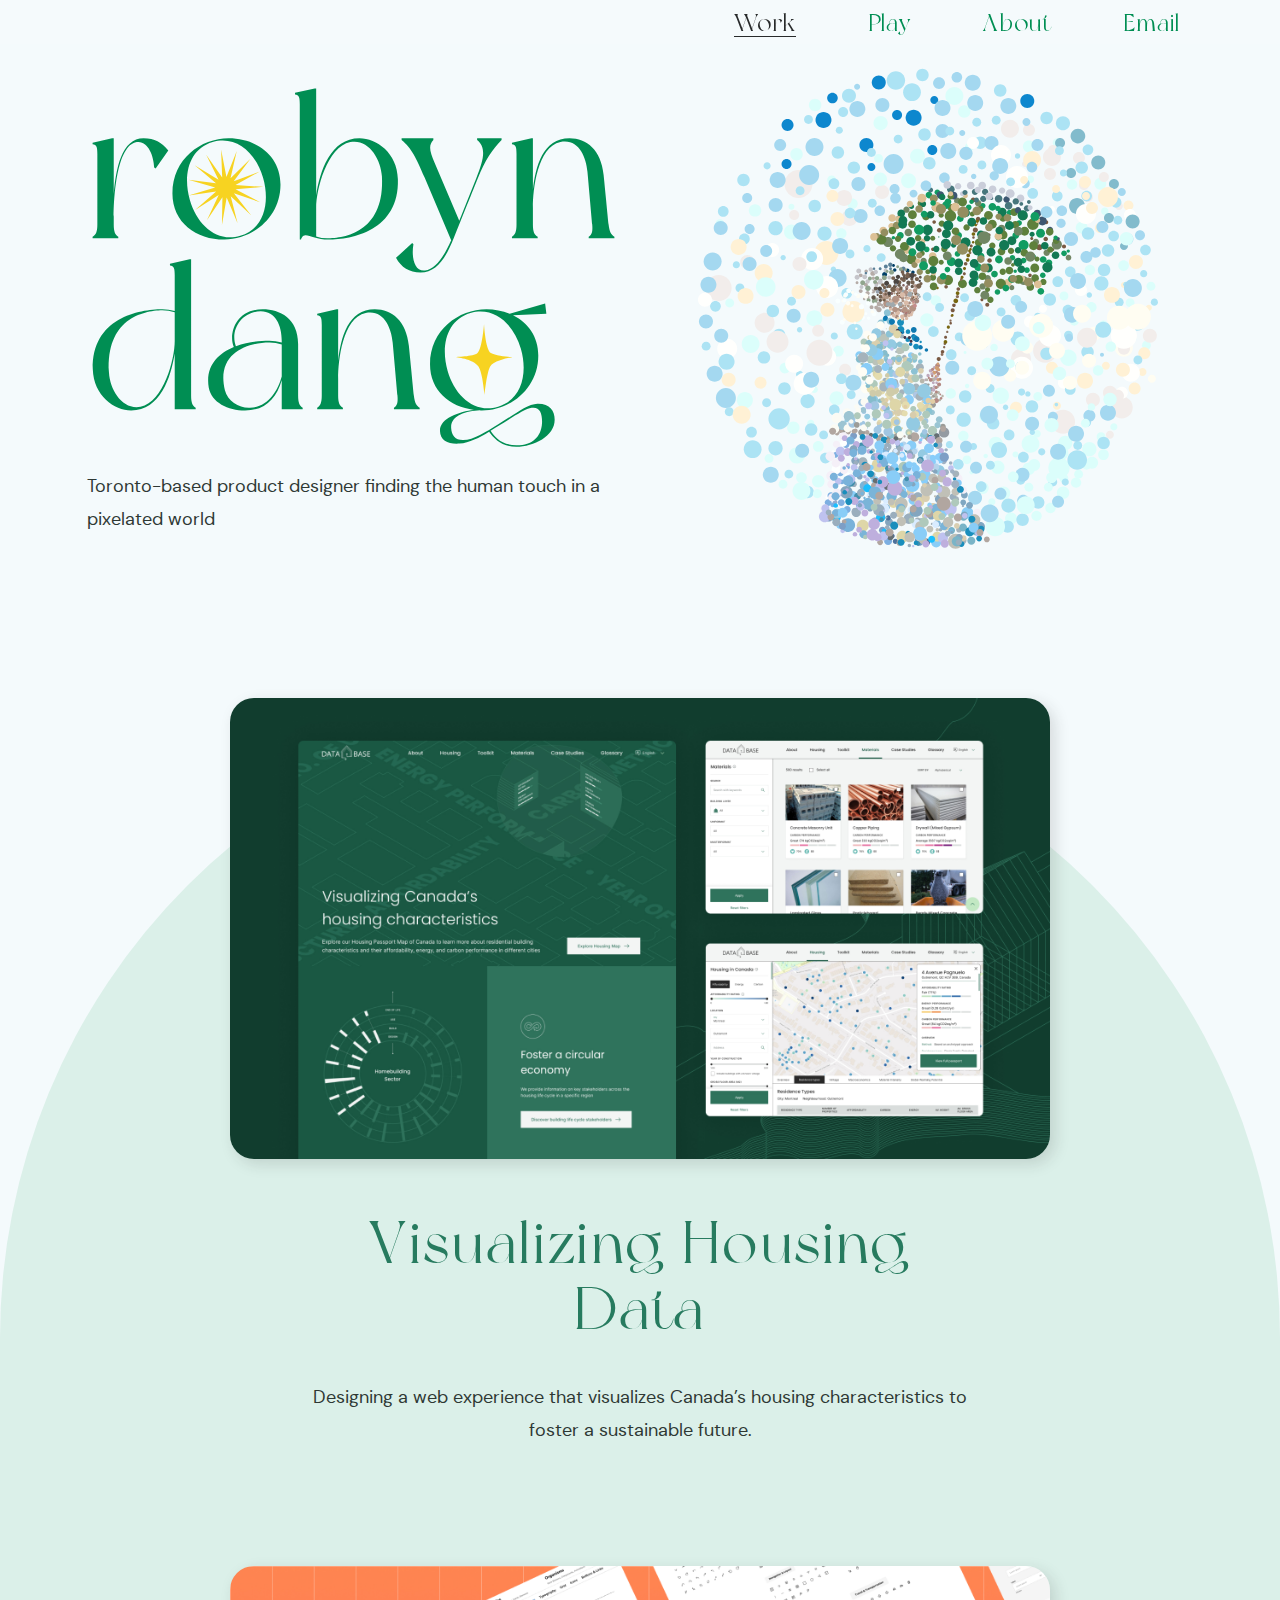
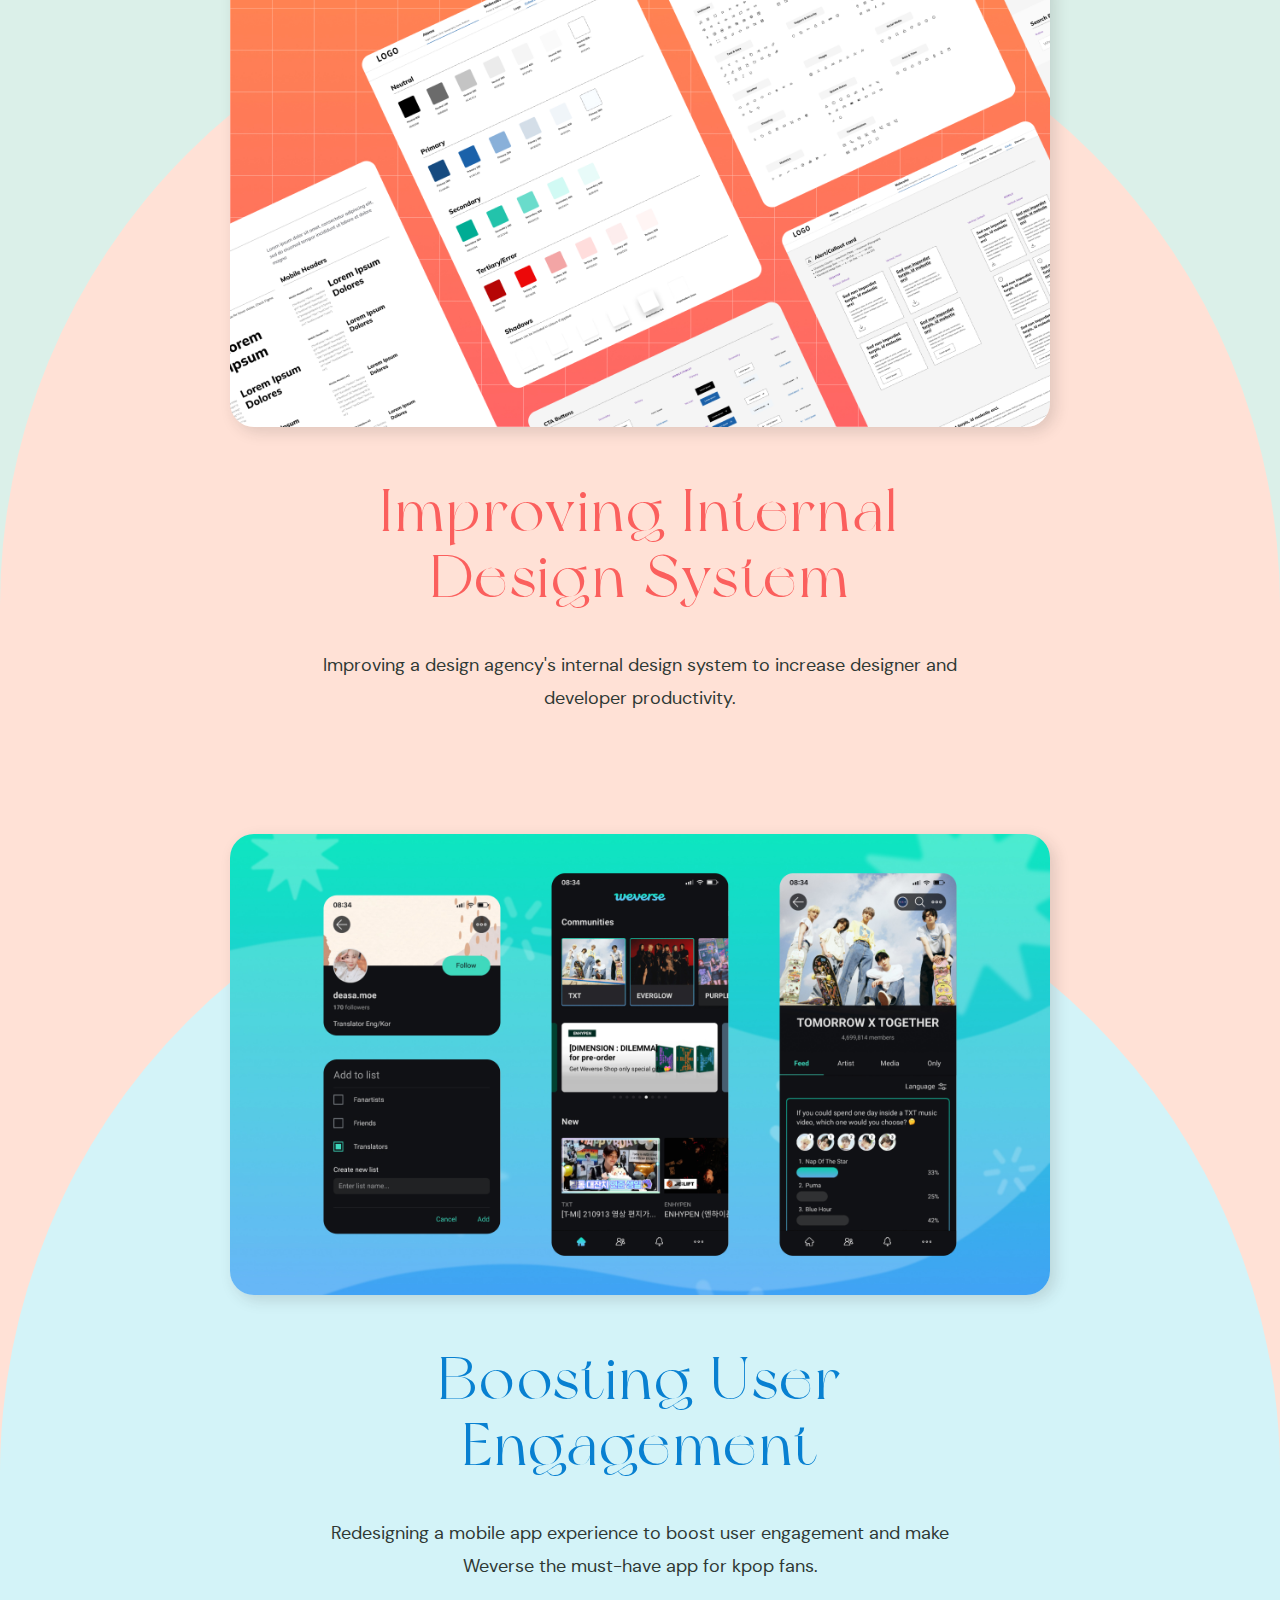
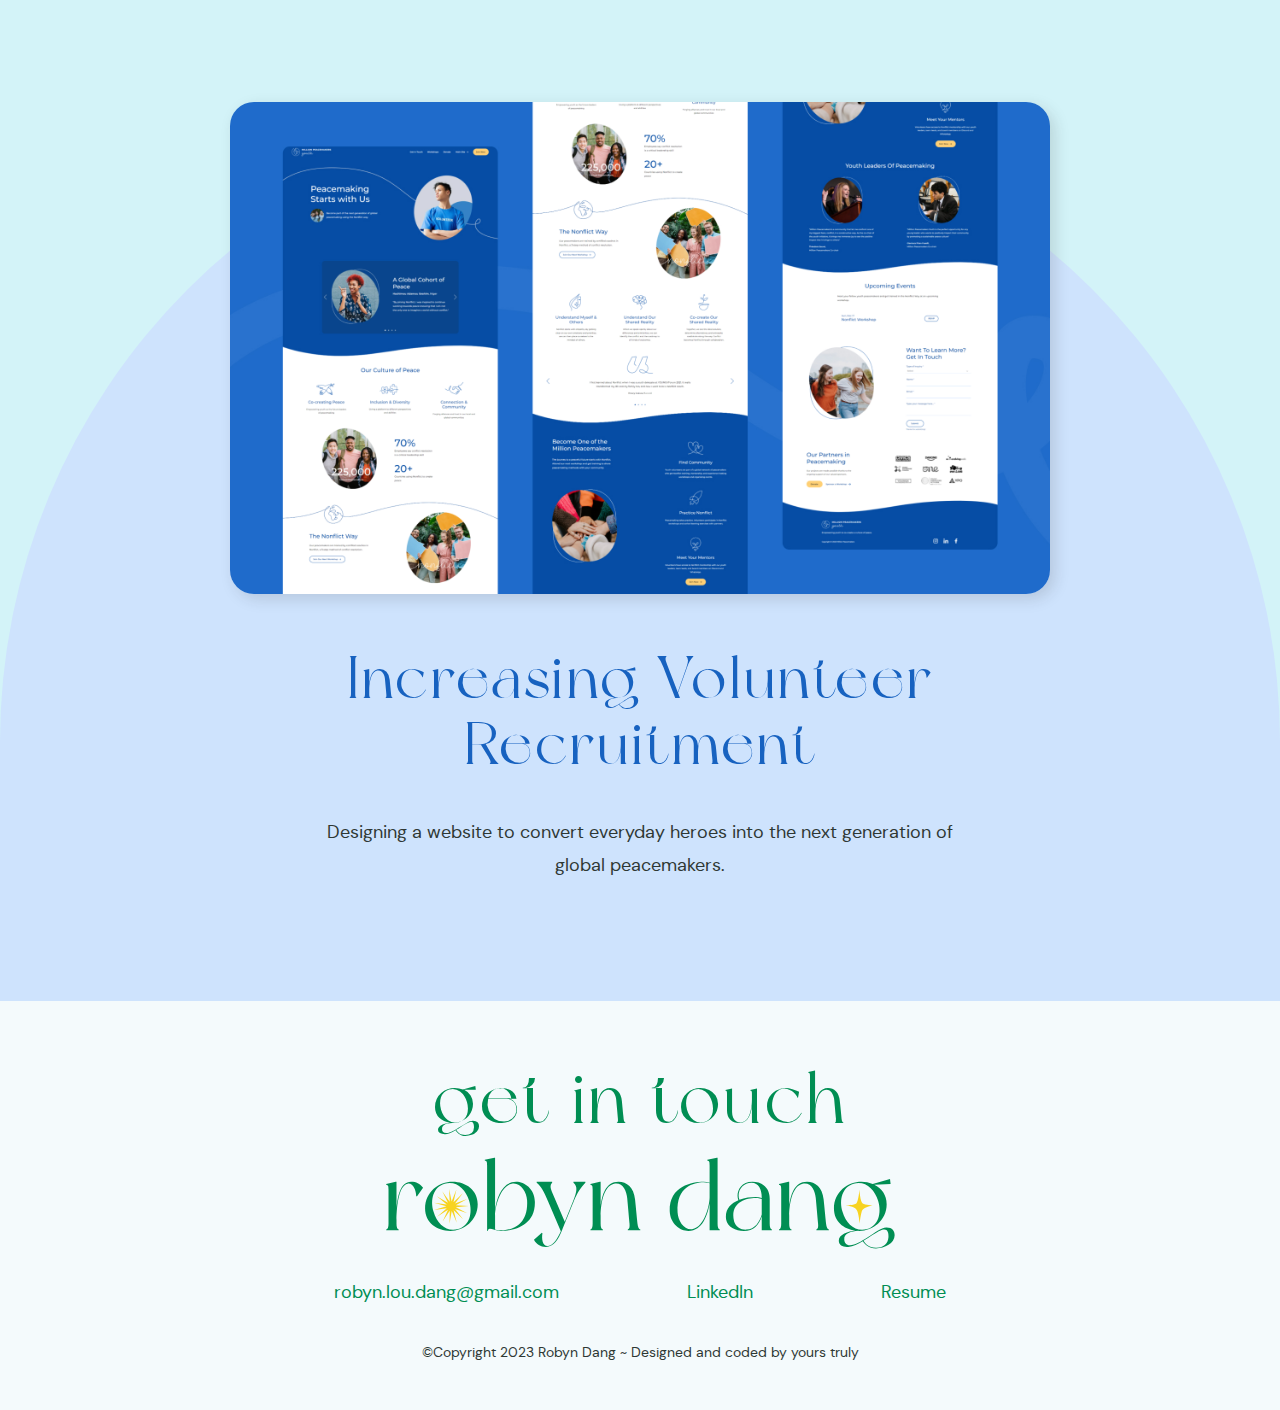
<file: index.html>
<!DOCTYPE html>
<html lang="en" xmlns="http://www.w3.org/1999/xhtml" xmlns:fb="http://ogp.me/ns/fb#">

<head>
  <meta charset="UTF-8">
  <meta name="viewport" content="width=device-width, initial-scale=1">

  <!-- Primary Meta Tags -->
  <title>Robyn Dang</title>
  <meta name="title" content="Robyn Dang" />
  <meta name="description" content="Toronto-based product designer finding the human touch in a pixelated world" />
  <meta property="og:locale" content="en_CA" />
  <meta property="og:locale:alternate" content="en_US" />
  <meta property="og:locale:alternate" content="en_UK" />

  <!-- Open Graph / Facebook -->
  <meta property="og:type" content="website" />
  <meta property="og:url" content="https://robyndang.github.io/Portfolio/" />
  <meta property="og:title" content="Robyn Dang" />
  <meta property="og:description"
    content="Toronto-based product designer finding the human touch in a pixelated world" />
  <meta property="og:image" content="https://i.imgur.com/XA9tgv2.jpg" />

  <!-- Twitter -->
  <meta property="twitter:card" content="summary_large_image" />
  <meta property="twitter:url" content="https://robyndang.github.io/Portfolio/" />
  <meta property="twitter:title" content="Robyn Dang" />
  <meta property="twitter:description"
    content="Toronto-based product designer finding the human touch in a pixelated world" />
  <meta property="twitter:image" content="https://i.imgur.com/XA9tgv2.jpg" />

  <link rel="stylesheet" type="text/css" href="styles/style2.css" />
  <script src="https://code.jquery.com/jquery-3.6.0.min.js"
    integrity="sha256-/xUj+3OJU5yExlq6GSYGSHk7tPXikynS7ogEvDej/m4=" crossorigin="anonymous"></script>
  <link rel="shortcut icon" type="image/svg" href="img/favicon-07.svg" />
</head>

<body>

  <!-- !!!!!!!!!!! NAVBAR !!!!!!!!!!--->
  <navbar>
    <nav>
      <ul class="hover">
        <li><a href="index.html" class="active">Work</a>
          <ul class="dropdown">
            <li><a href="McGillDHB.html" title="Visualizing Housing Data">Visualizing Housing Data</a>
            </li>
            <li><a href="EWDesignSystem.html" title="Improving Internal Design System">Improving
                Internal Design
                System</a></li>
            <li><a href="Weverse.html" title="Boosting User Engagement">Boosting User Engagement</a>
            </li>
            <li><a href="MPY.html" title="Increasing Volunteer Recruitment">Increasing Volunteer Recruitment</a></li>
          </ul>
        </li>
        <li><a href="Play.html" title="Play">Play</a></li>
        <li><a href="About.html" title="About">About</a></li>
        <li> <a href="mailto:robyn.lou.dang@gmail.com">Email</a></li>
      </ul>
    </nav>
  </navbar>

  <!-- !!!!!!!!!!! HAMBURGER MENU FOR MOBILE !!!!!!!!!!--->
  <div class="hamburger-container">
    <span class="menu-icon" id="hamburgerbtn" onclick="openMenu()"><img src="img/hamburger-06.png"
        alt="hamburger menu button" /></span>
  </div>

  <div class="menu-container" id="hamburgermenu">
    <span class="closebtn" id="hamburgerbtn" onclick="closeMenu()"><img src="img/close-14.svg"
        alt="close hamburger menu"></span>

    <div class="menu-column">
      <div class="menu-item">
        <a href="index.html" title="work" class="active">
          <h2>Work</h2>
        </a>
      </div>

      <div class="menu-item">
        <a href="McGillDHB.html" title="Visualizing Housing Data" class="active">
          <h4>Visualizing Housing Data</h4>
        </a>
      </div>
      <div class="menu-item">
        <a href="EWDesignSystem.html" title="Improving Internal Design System" class="active">
          <h4>Improving Internal Design System</h4>
        </a>
      </div>
      <div class="menu-item">
        <a href="Weverse.html" title="Boosting User Engagement" class="active">
          <h4>Boosting User Engagement</h4>
        </a>
      </div>
      <div class="menu-item">
        <a href="MPY.html" title="Increasing Volunteer Recruitment" class="active">
          <h4>Increasing Volunteer Recruitment</h4>
        </a>
      </div>

      <div class="menu-item">
        <a href="Play.html" title="play">
          <h2>Play</h2>
        </a>
      </div>
      <div class="menu-item">
        <a href="About.html" title="about">
          <h2>About</h2>
        </a>
      </div>
    </div>
  </div>

  <div class="home-container">
    <!-- !!!!!!!!!!! HEADER !!!!!!!!!!--->
    <div class="header">
      <div id="flex-header-text">
        <img src="img/logo.svg" alt="Robyn Dang">
        <p>Toronto-based product designer finding the human touch in a pixelated world</p>
      </div>

      <div id="flex-header-monet"
        alt="Dot version of The Stroll, a painting by Claude Monet. The image is of a woman in a white dress holding a parasol on a sunny day">
        <div id="monet">
          <img src="img/claude1.svg" data-speed="-5" class="layer">
          <img src="img/claude2.svg" data-speed="1" class="layer">
          <img src="img/claude3.svg" data-speed="-2" class="layer">
          <img src="img/claude4.svg" data-speed="6" class="layer">
          <img src="img/claude5.svg" data-speed="-4" class="layer">
          <img src="img/claude6.svg" data-speed="3" class="layer">
        </div>

        <div id="monet-mobile"
          alt="Dot version of The Stroll, a painting by Claude Monet. The image is of a woman in a white dress holding a parasol on a sunny day">
          <img src="img/claude-mobile-13.svg" class="layer">
        </div>
      </div>
    </div>

    <!--!!!!!!!!!! CASE STUDY 1 !!!!!!!!!!--->
    <div class="flex-case-1">

      <div class="rect-case-1"></div>
      <div class="flex-fullspan-HOME">
        <a href="McGillDHB.html">
          <div class="case-hover">
            <div class="cs-thumbnail">
              <img src="img/McGillDHB/MGL-Thumbnail.jpg" alt="project thumbnail" />
            </div>
            <h2>Visualizing Housing Data</h2>
          </div>
        </a>
        <p>
          Designing a web experience that visualizes Canada’s housing characteristics to foster a sustainable future.
        </p>
      </div>
    </div>

    <!--!!!!!!!!!! CASE STUDY 2 !!!!!!!!!!--->
    <div class="flex-case-2">

      <div class="rect-case-2"></div>
      <div class="flex-fullspan-HOME">
        <a href="EWDesignSystem.html">
          <div class="case-hover">
            <div class="cs-thumbnail">
              <img src="img/EWDesignSystem/EWD-Thumbnail.jpg" alt="project thumbnail" />
            </div>
            <h2>Improving Internal Design System</h2>
          </div>
        </a>
        <p>
          Improving a design agency's internal design system to increase designer and developer productivity.
        </p>
      </div>
    </div>

    <!--!!!!!!!!!! CASE STUDY 3 !!!!!!!!!!--->
    <div class="flex-case-3">

      <div class="rect-case-3"></div>
      <div class="flex-fullspan-HOME">
        <a href="Weverse.html">
          <div class="case-hover">
            <div class="cs-thumbnail">
              <img src="img/Weverse/Thumbnail.jpg" alt="project thumbnail" />
            </div>
            <h2>Boosting User Engagement</h2>
          </div>
        </a>
        <p>
          Redesigning a mobile app experience to boost user engagement and make Weverse the must-have app for kpop fans.
        </p>
      </div>
    </div>

    <!--!!!!!!!!!! CASE STUDY 4 !!!!!!!!!!--->
    <div class="flex-case-4">

      <div class="rect-case-4"></div>
      <div class="flex-fullspan-HOME">
        <a href="MPY.html">
          <div class="case-hover">
            <div class="cs-thumbnail">
              <img src="img/MPY/Thumbnail.jpg" alt="project thumbnail" />
            </div>
            <h2>Increasing Volunteer Recruitment</h2>
          </div>
        </a>
        <p>
          Designing a website to convert everyday heroes into the next generation of global peacemakers.
        </p>
      </div>
    </div>

    <!--!!!!!!!!!! CONTACT !!!!!!!!!!--->
    <div class="flex-contact" id="flex-contact">

      <h1>get in touch</h1>

      <img src="img/contact-04.svg" alt="robyn dang">

      <div id="contact-fullspan" class="hover">
        <div class="contact-item-3">
          <a href="mailto:robyn.lou.dang@gmail.com">
            robyn.lou.dang@gmail.com
          </a>
        </div>
        <div class="contact-item-3">
          <a href="https://www.linkedin.com/in/robyndang/" target="_blank">
            LinkedIn
          </a>
        </div>
        <div class="contact-item-3">
          <a href="https://drive.google.com/file/d/1tBFEi5O9QRtVIHv6xPkEQexWCgGxGB01/view?usp=sharing"
            target="_blank">Resume</a>
        </div>
      </div>

      <small>©Copyright 2023 Robyn Dang ~ Designed and coded by yours truly</small>

    </div>

    <!--Linking to JavaScript here-->
    <!-- <script src="scripts/butter.js"></script> -->
    <script src="scripts/script.js"></script>
</body>

</html>
</file>
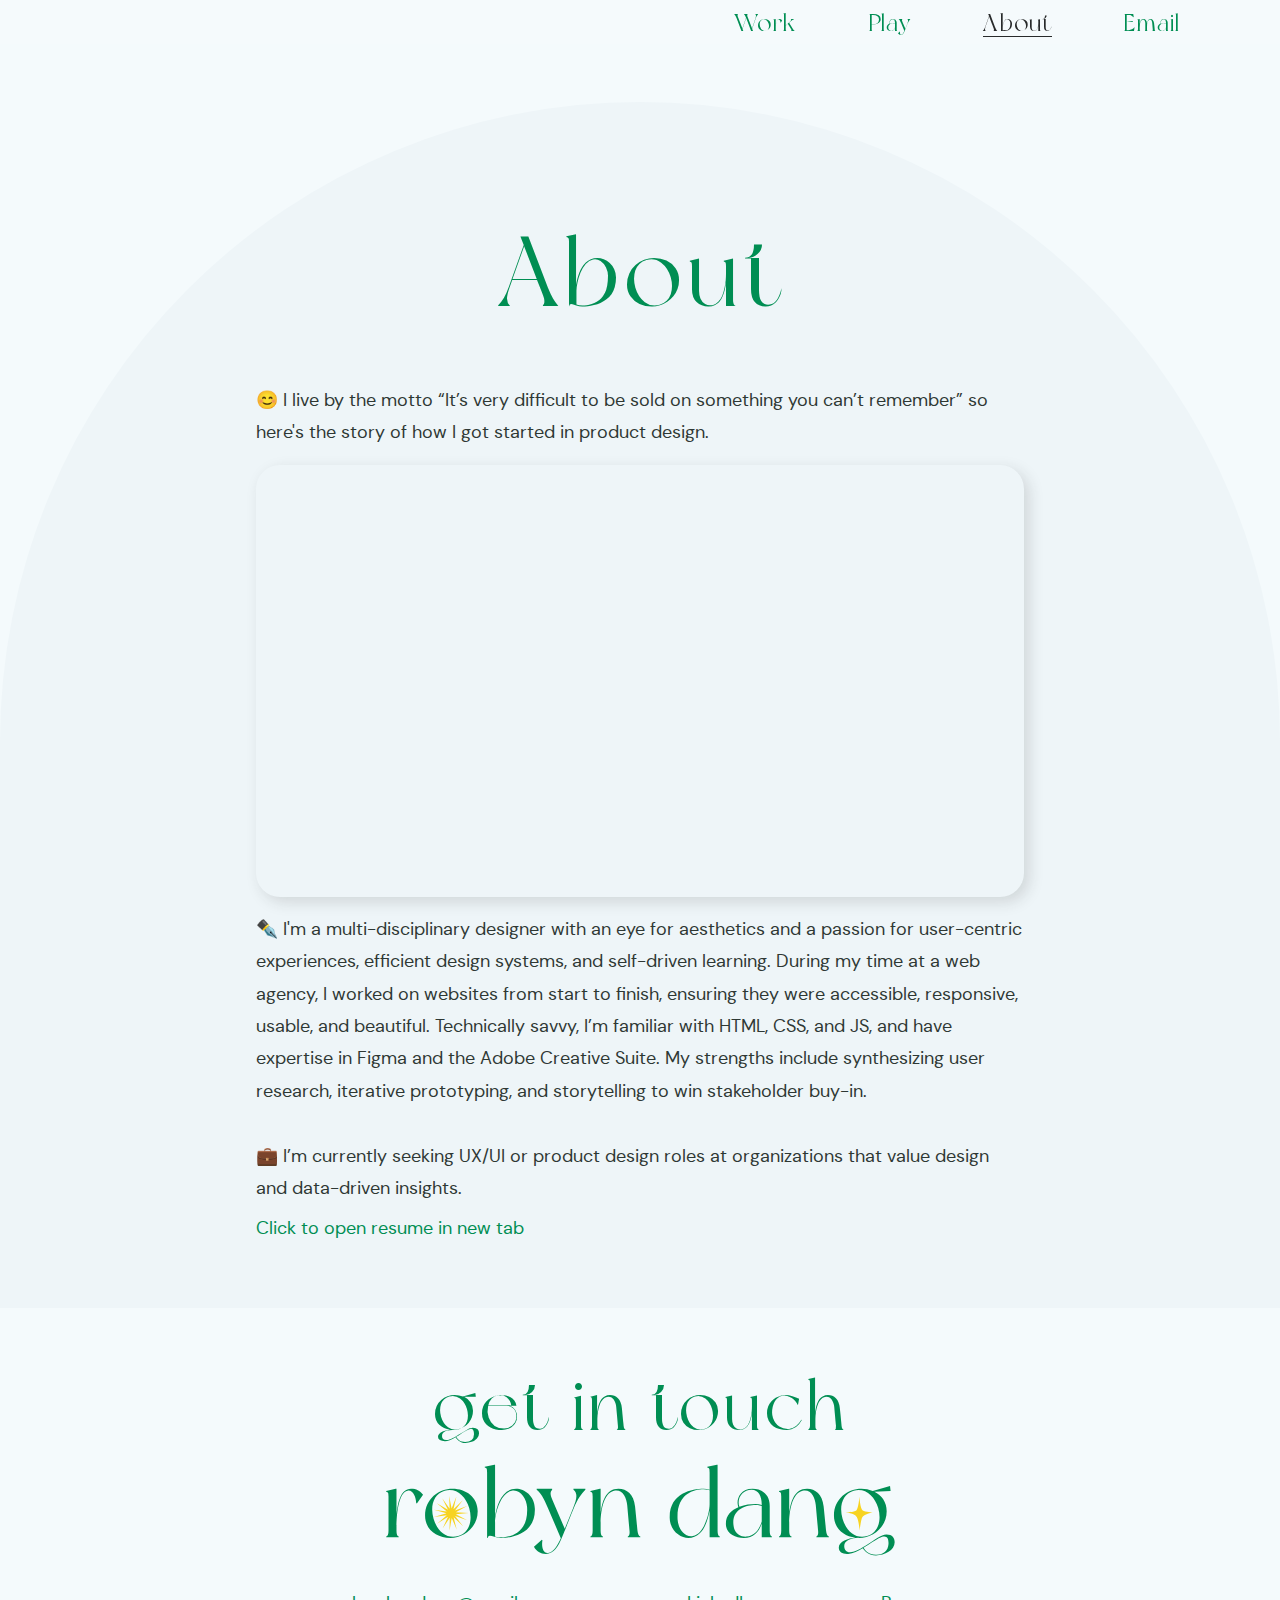
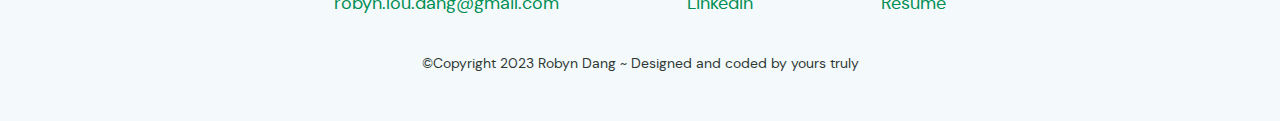
<file: About.html>
<!DOCTYPE html>
<html lang="en" xmlns="http://www.w3.org/1999/xhtml" xmlns:fb="http://ogp.me/ns/fb#">

<head>
  <meta charset="UTF-8">
  <meta name="viewport" content="width=device-width, initial-scale=1">

  <title>Robyn Dang</title>
  <meta name="title" content="Robyn Dang Portfolio - About" />
  <meta name="description"
    content="I'm a multi-disciplinary designer with an eye for aesthetics and a passion for user-centric experiences, efficient design systems, and self-driven learning." />
  <meta property="og:locale" content="en_CA" />
  <meta property="og:locale:alternate" content="en_US" />
  <meta property="og:locale:alternate" content="en_UK" />

  <!-- Open Graph / Facebook -->
  <meta property="og:type" content="website" />
  <meta property="og:url" content="https://robyndang.github.io/Portfolio/About.html" />
  <meta property="og:title" content="Robyn Dang Portfolio - About" />
  <meta property="og:description"
    content="I'm a multi-disciplinary designer with an eye for aesthetics and a passion for user-centric experiences, efficient design systems, and self-driven learning." />
  <meta property="og:image" content="https://i.imgur.com/RV7ysip.jpg" />

  <!-- Twitter -->
  <meta property="twitter:card" content="summary_large_image" />
  <meta property="twitter:url" content="https://robyndang.github.io/Portfolio/" />
  <meta property="twitter:title" content="Robyn Dang Portfolio - About" />
  <meta property="twitter:description"
    content="I'm a multi-disciplinary designer with an eye for aesthetics and a passion for user-centric experiences, efficient design systems, and self-driven learning." />
  <meta property="twitter:image" content="https://i.imgur.com/RV7ysip.jpg" />

  <link rel="stylesheet" type="text/css" href="styles/style2.css" />
  <script src="https://code.jquery.com/jquery-3.6.0.min.js"
    integrity="sha256-/xUj+3OJU5yExlq6GSYGSHk7tPXikynS7ogEvDej/m4=" crossorigin="anonymous"></script>
  <link rel="shortcut icon" type="image/svg" href="img/favicon-07.svg" />
</head>

<body>

  <!-- !!!!!!!!!!! NAVBAR !!!!!!!!!!--->
  <navbar>
    <nav>
      <ul class="hover">
        <li><a href="index.html">Work</a>
          <ul class="dropdown">
            <li><a href="McGillDHB.html" title="Visualizing Housing Data">Visualizing Housing Data</a>
            </li>
            <li><a href="EWDesignSystem.html" title="Improving Internal Design System">Improving
                Internal Design
                System</a></li>
            <li><a href="Weverse.html" title="Boosting User Engagement">Boosting User Engagement</a>
            </li>
            <li><a href="MPY.html" title="Increasing Volunteer Recruitment">Increasing Volunteer Recruitment</a></li>
          </ul>
        </li>
        <li><a href="Play.html" title="Play">Play</a></li>
        <li><a href="About.html" title="About" class="active">About</a></li>
        <li> <a href="mailto:robyn.lou.dang@gmail.com">Email</a></li>
      </ul>
    </nav>
  </navbar>

  <!-- !!!!!!!!!!! HAMBURGER MENU FOR MOBILE !!!!!!!!!!--->
  <div class="hamburger-container">
    <span class="menu-icon" id="hamburgerbtn" onclick="openMenu()"><img src="img/hamburger-06.svg"
        alt="hamburger menu button" /></span>
  </div>

  <div class="menu-container" id="hamburgermenu">
    <span class="closebtn" id="hamburgerbtn" onclick="closeMenu()"><img src="img/close-14.svg"
        alt="close hamburger menu"></span>

    <div class="menu-column">
      <div class="menu-item">
        <a href="index.html" title="work" class="active">
          <h2>Work</h2>
        </a>
      </div>

      <div class="menu-item">
        <a href="McGillDHB.html" title="Visualizing Housing Data" class="active">
          <h4>Visualizing Housing Data</h4>
        </a>
      </div>
      <div class="menu-item">
        <a href="EWDesignSystem.html" title="Improving Internal Design System" class="active">
          <h4>Improving Internal Design System</h4>
        </a>
      </div>
      <div class="menu-item">
        <a href="Weverse.html" title="Boosting User Engagement" class="active">
          <h4>Boosting User Engagement</h4>
        </a>
      </div>
      <div class="menu-item">
        <a href="MPY.html" title="Increasing Volunteer Recruitment" class="active">
          <h4>Increasing Volunteer Recruitment</h4>
        </a>
      </div>

      <div class="menu-item">
        <a href="Play.html" title="play">
          <h2>Play</h2>
        </a>
      </div>
      <div class="menu-item">
        <a href="About.html" title="about">
          <h2>About</h2>
        </a>
      </div>
    </div>
  </div>

  <!--!!!!!!!!!! CONTENT !!!!!!!!!!--->
  <div class="flex-container-pages">

    <div class="rect-pages"></div>

    <div class="flex-fullspan-pages">
      <h1>About</h1>
      <div class="container">
        <p style="text-align: left;">
          😊 I live by the motto “It’s very difficult to be sold on something you can’t remember” so here's the story of
          how I got started in product design.
        </p>
        <div class="col-full">
          <div style="padding:56.25% 0 0 0;position:relative;z-index:2;"><iframe
              src="https://player.vimeo.com/video/708927898?badge=0&amp;autopause=0&amp;quality_selector=1&amp;player_id=0&amp;app_id=58479"
              frameborder="0" allow="autoplay; fullscreen; picture-in-picture"
              style="position:absolute;top:0;left:0;width:100%;height:100%;" title="UX Origin Story"></iframe>
          </div>
        </div>
        <p style="text-align: left;">
          ✒️ I'm a multi-disciplinary designer with an eye for aesthetics and a passion for user-centric experiences,
          efficient design systems, and self-driven learning. During my time at a web agency, I worked on websites from
          start to finish, ensuring they were accessible, responsive, usable, and beautiful. Technically savvy, I’m
          familiar with HTML, CSS, and JS, and have expertise in Figma and the Adobe Creative Suite. My strengths
          include
          synthesizing user research, iterative prototyping, and storytelling to win stakeholder buy-in.
          <br><br>
          💼 I’m currently seeking UX/UI or product design roles at organizations that value design and data-driven
          insights.
        </p>
      </div>
      <div class="container hover" style="text-align: left;">
        <a href="https://drive.google.com/file/d/1tBFEi5O9QRtVIHv6xPkEQexWCgGxGB01/view?usp=sharing"
          target="_blank">Click to open resume in new tab</a>
      </div>
    </div>

  </div>

  <!--!!!!!!!!!! CONTACT !!!!!!!!!!--->
  <div class="flex-contact" id="flex-contact">

    <h1>get in touch</h1>

    <div class="no-shadow">
      <img src="img/contact-04.svg" alt="robyn dang">
    </div>

    <div id="contact-fullspan" class="hover">
      <div class="contact-item-3">
        <a href="mailto:robyn.lou.dang@gmail.com">
          robyn.lou.dang@gmail.com
        </a>
      </div>
      <div class="contact-item-3">
        <a href="https://www.linkedin.com/in/robyndang/" target="_blank">
          LinkedIn
        </a>
      </div>
      <div class="contact-item-3">
        <a href="https://drive.google.com/file/d/1tBFEi5O9QRtVIHv6xPkEQexWCgGxGB01/view?usp=sharing"
          target="_blank">Resume</a>
      </div>
    </div>

    <small>©Copyright 2023 Robyn Dang ~ Designed and coded by yours truly</small>

  </div>

  <!--Linking to JavaScript here-->
  <!-- <script src="scripts/butter.js"></script> -->
  <script src="scripts/script.js"></script>
  <script src="https://player.vimeo.com/api/player.js"></script>
</body>

</html>
</file>
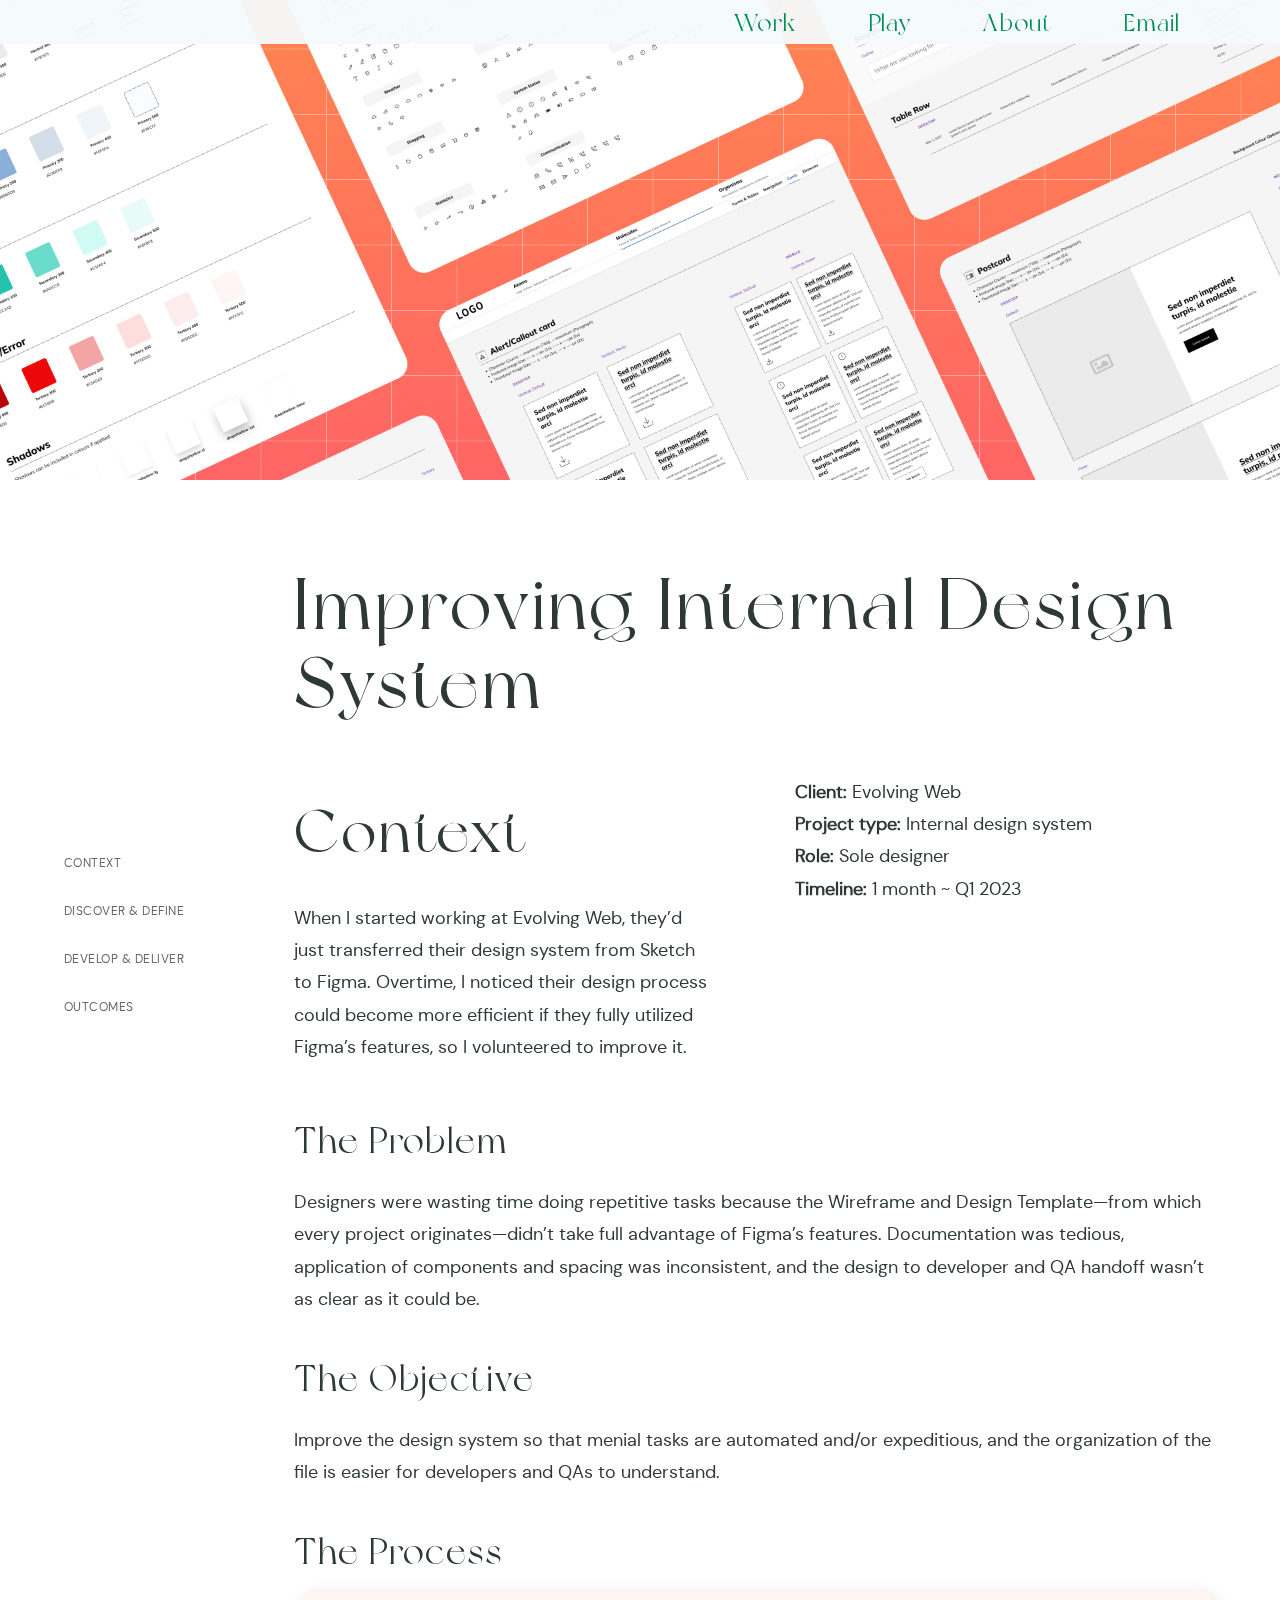
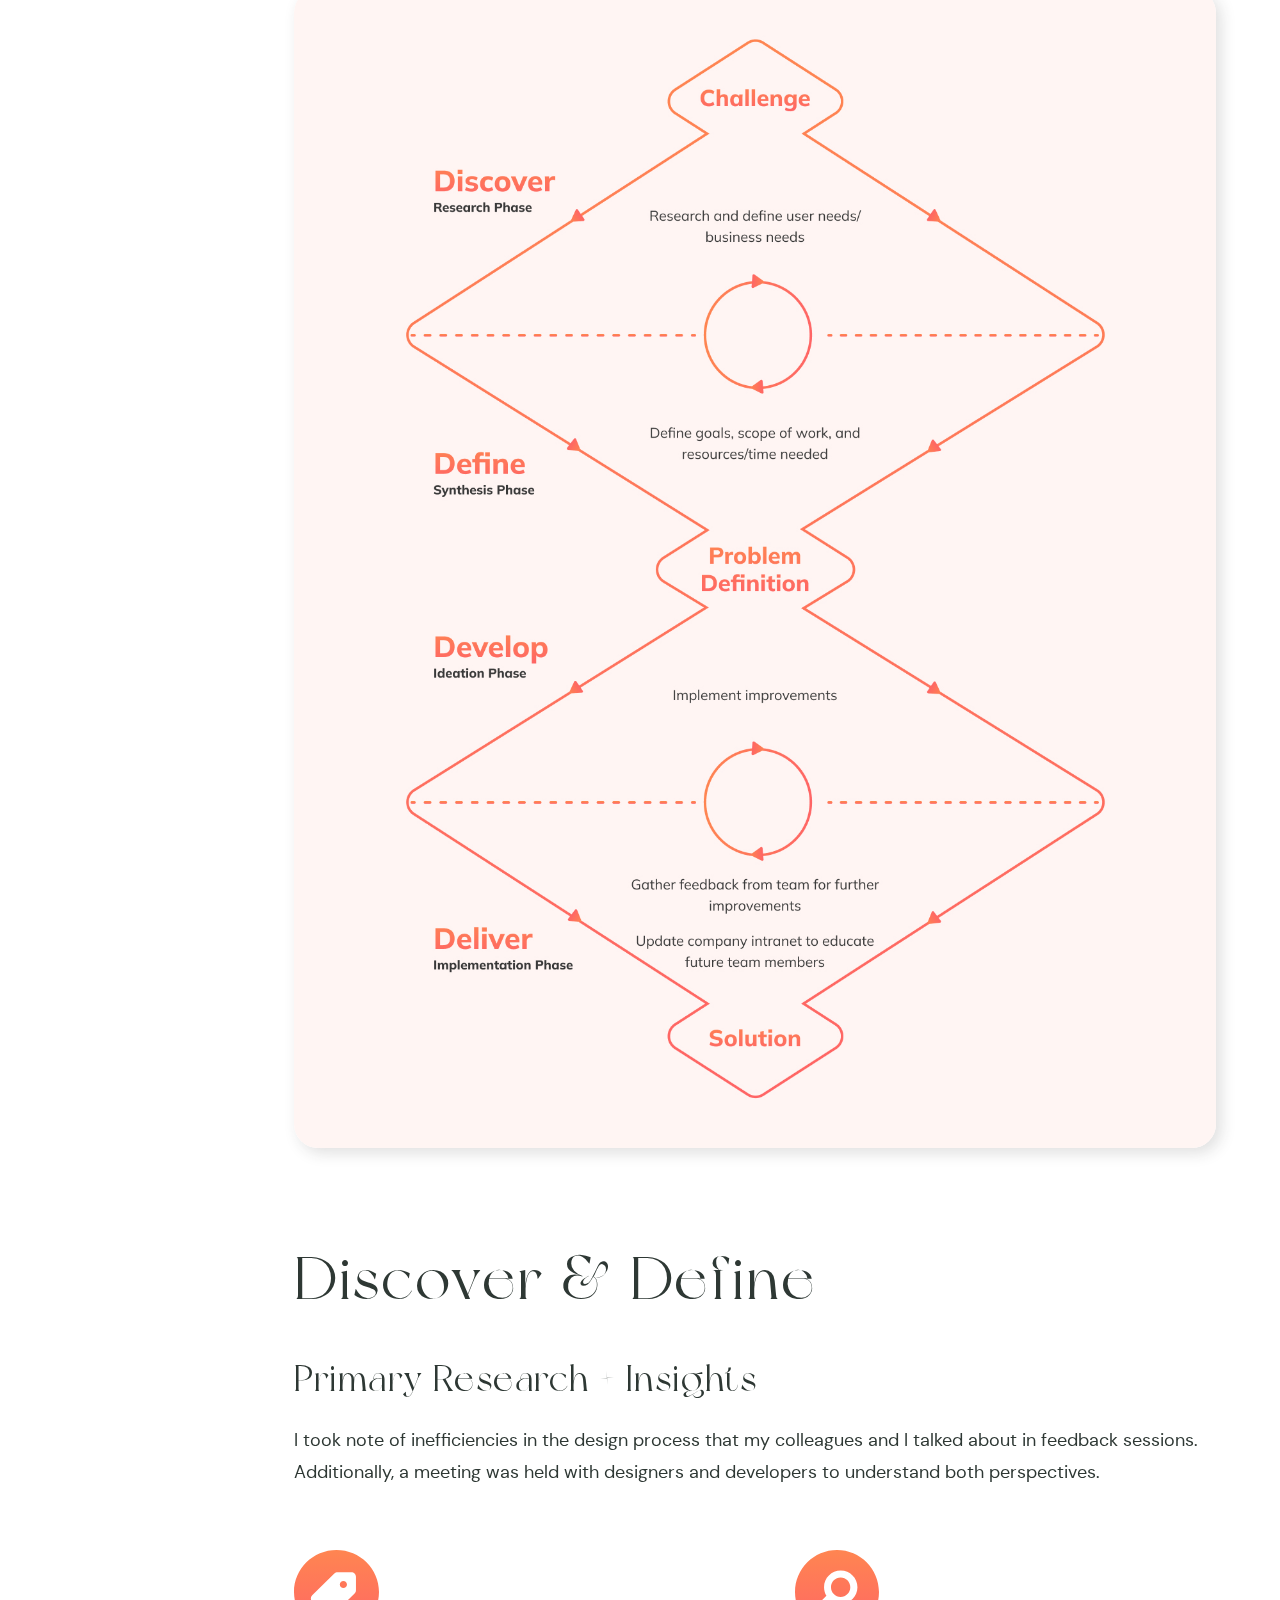
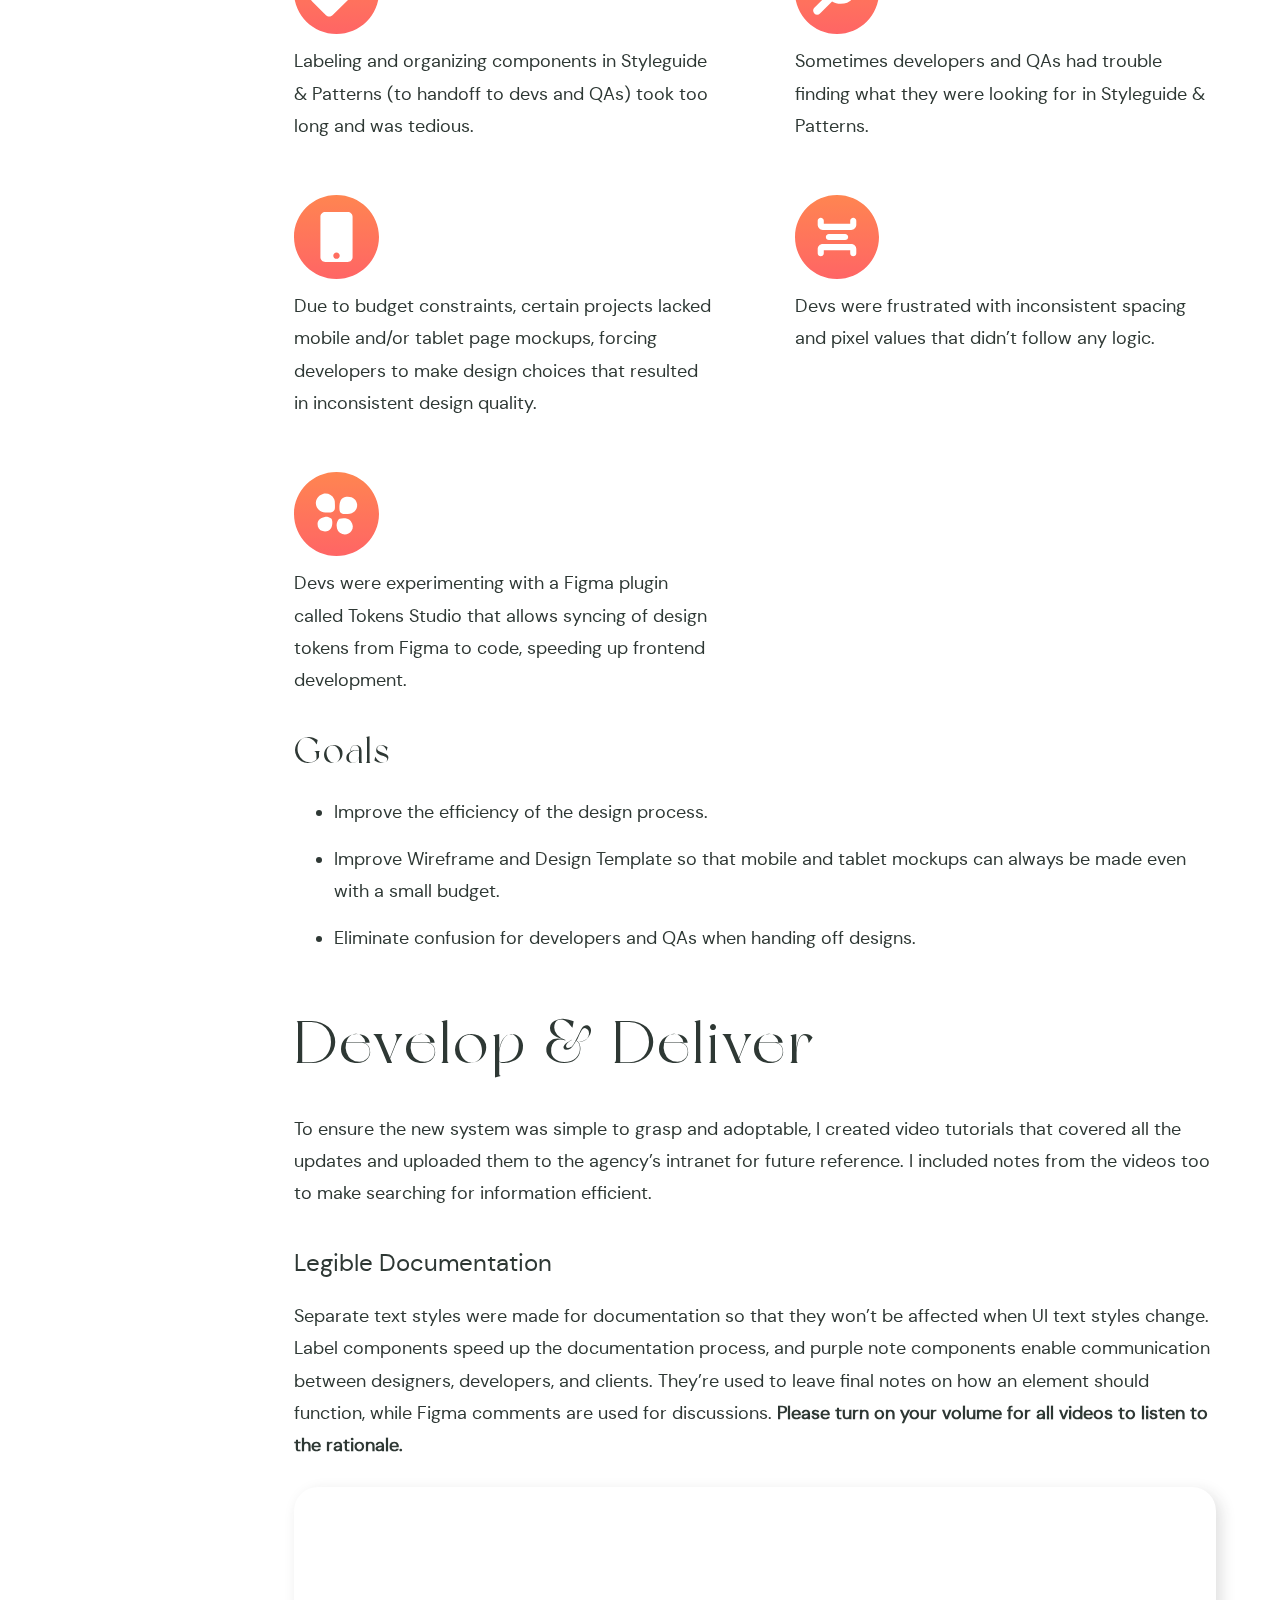
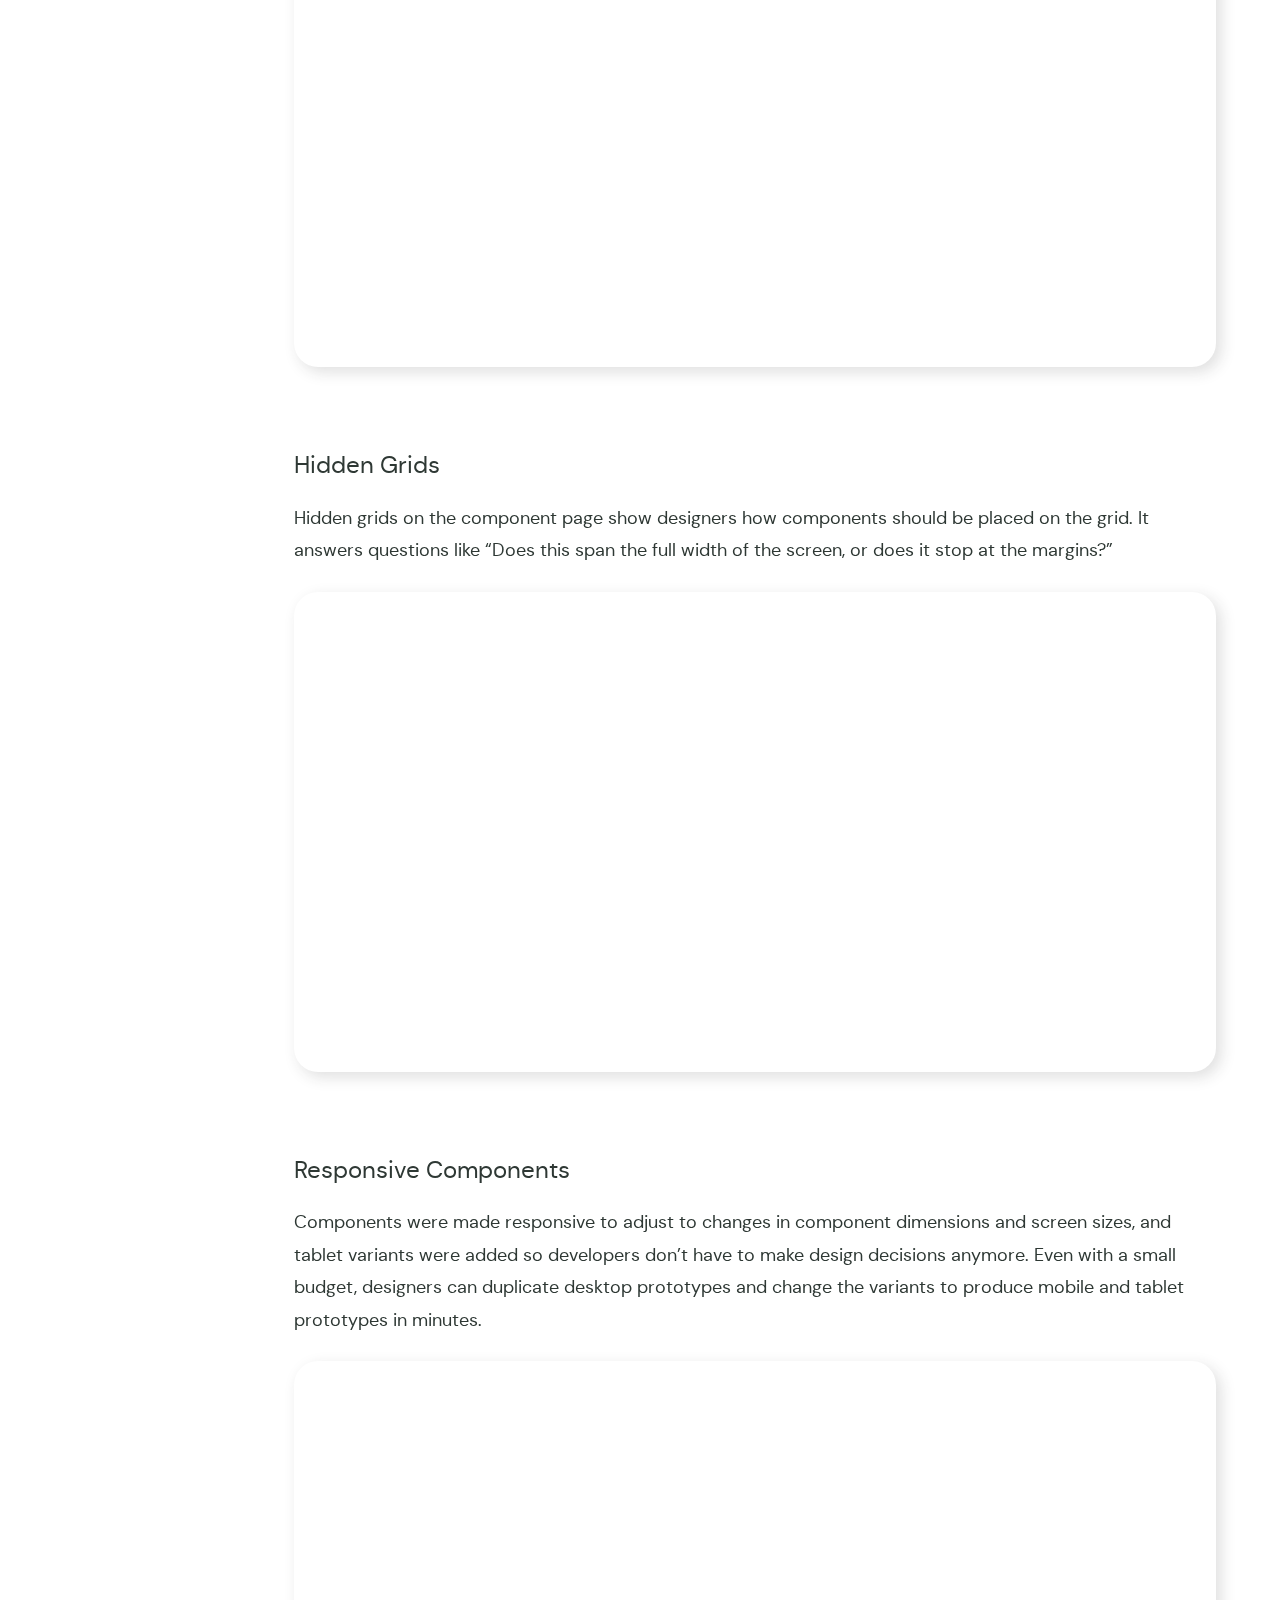
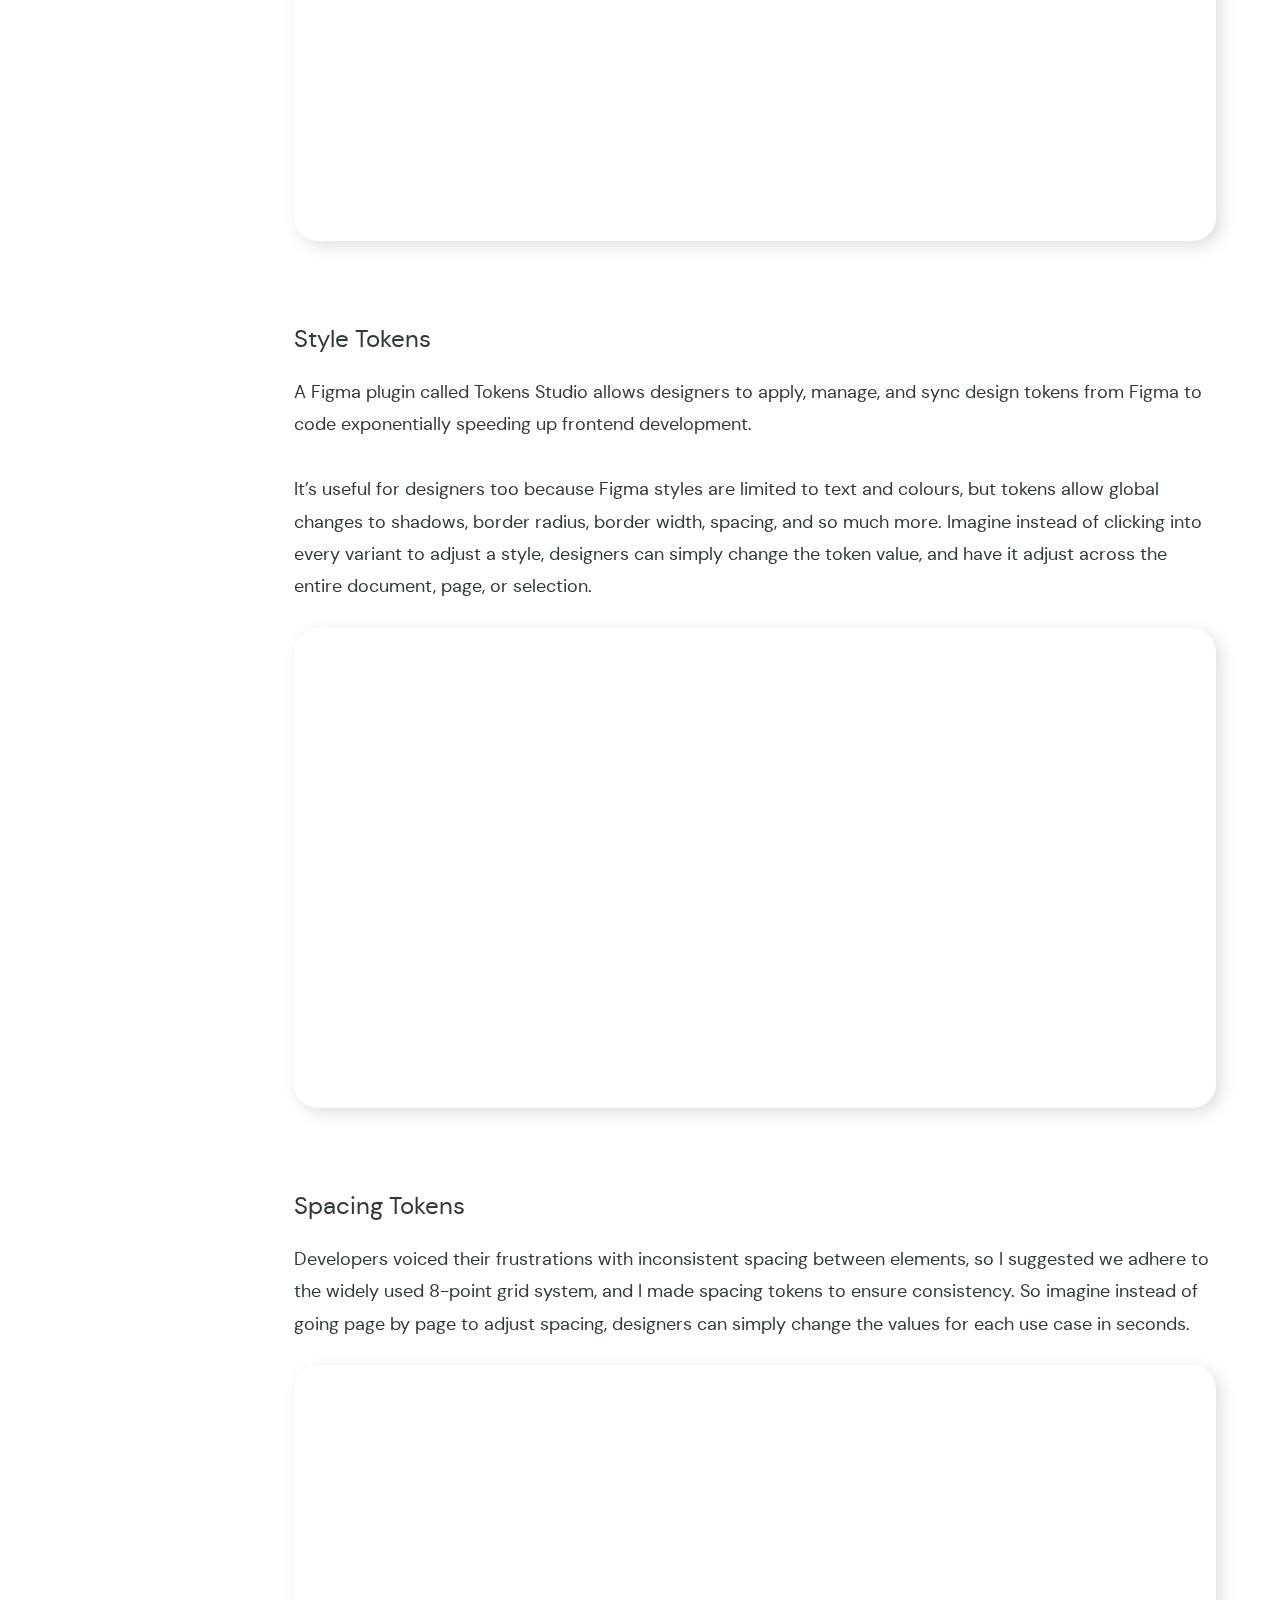
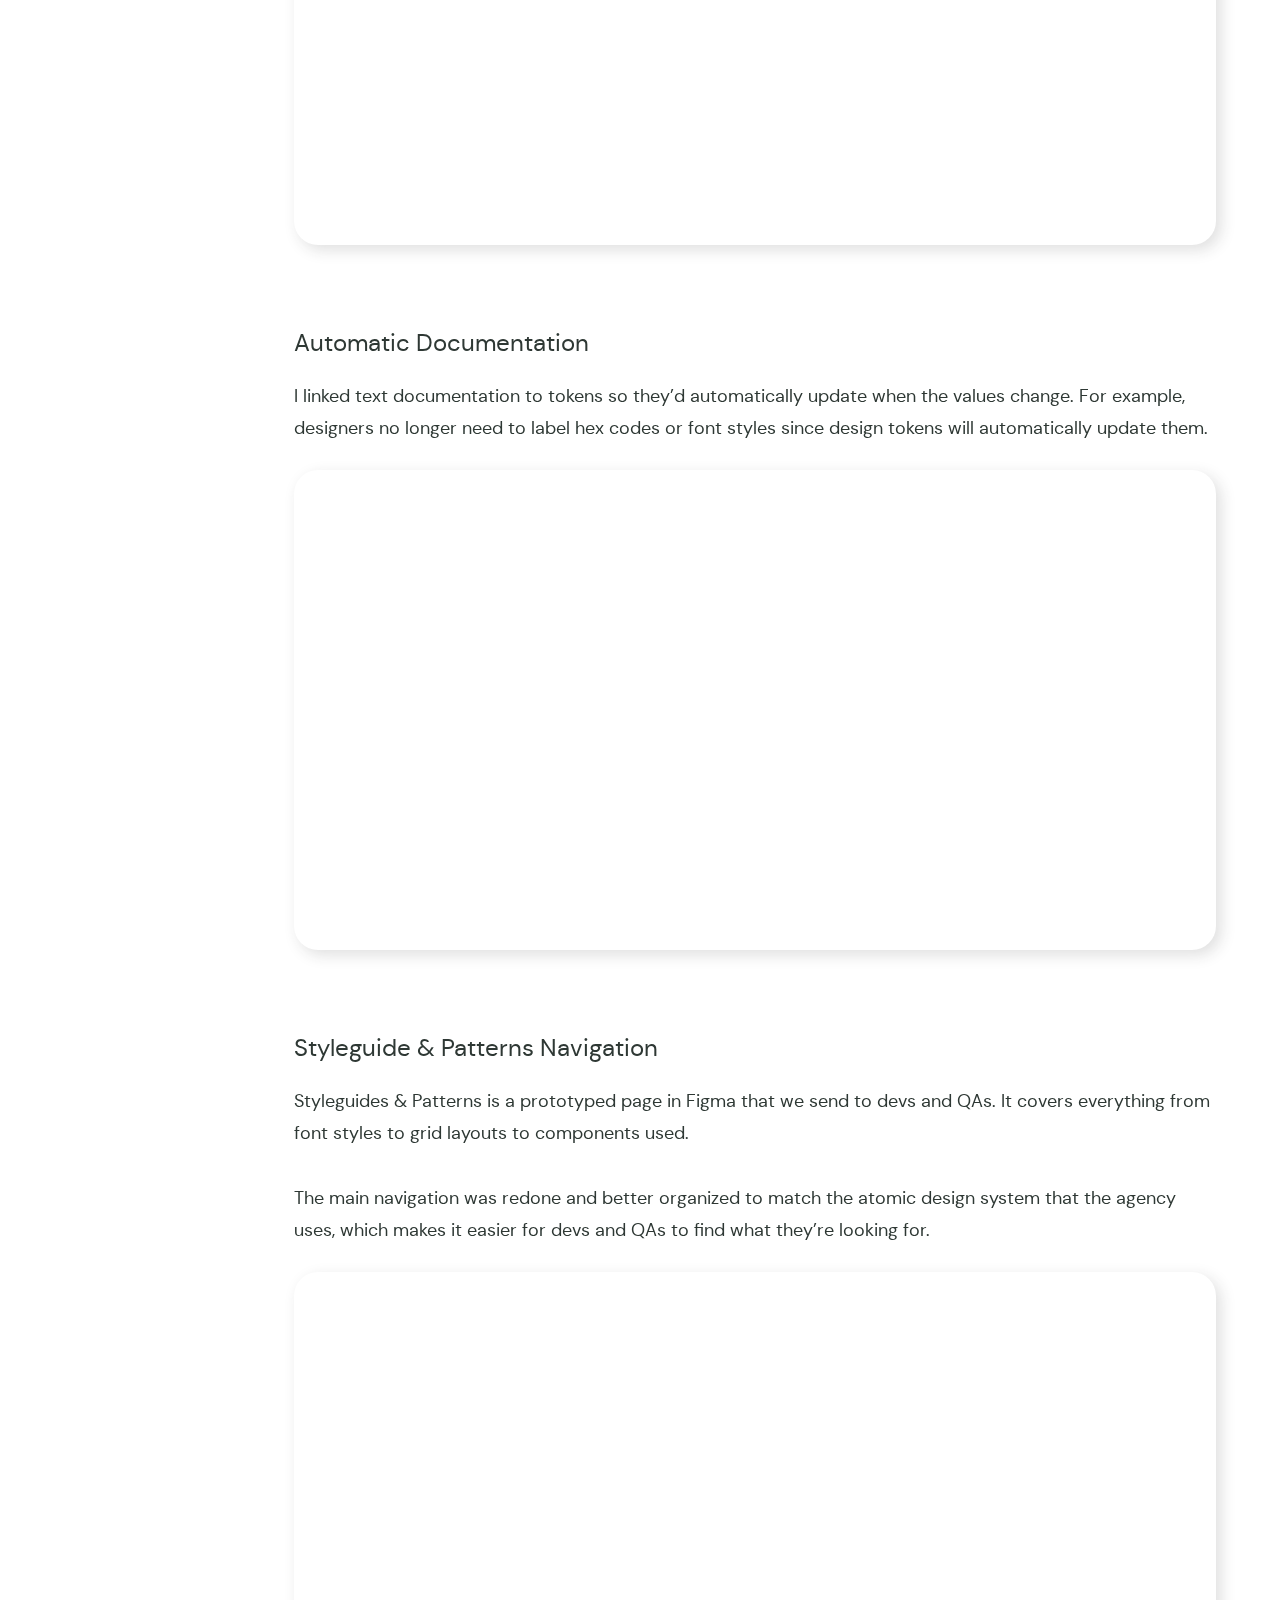
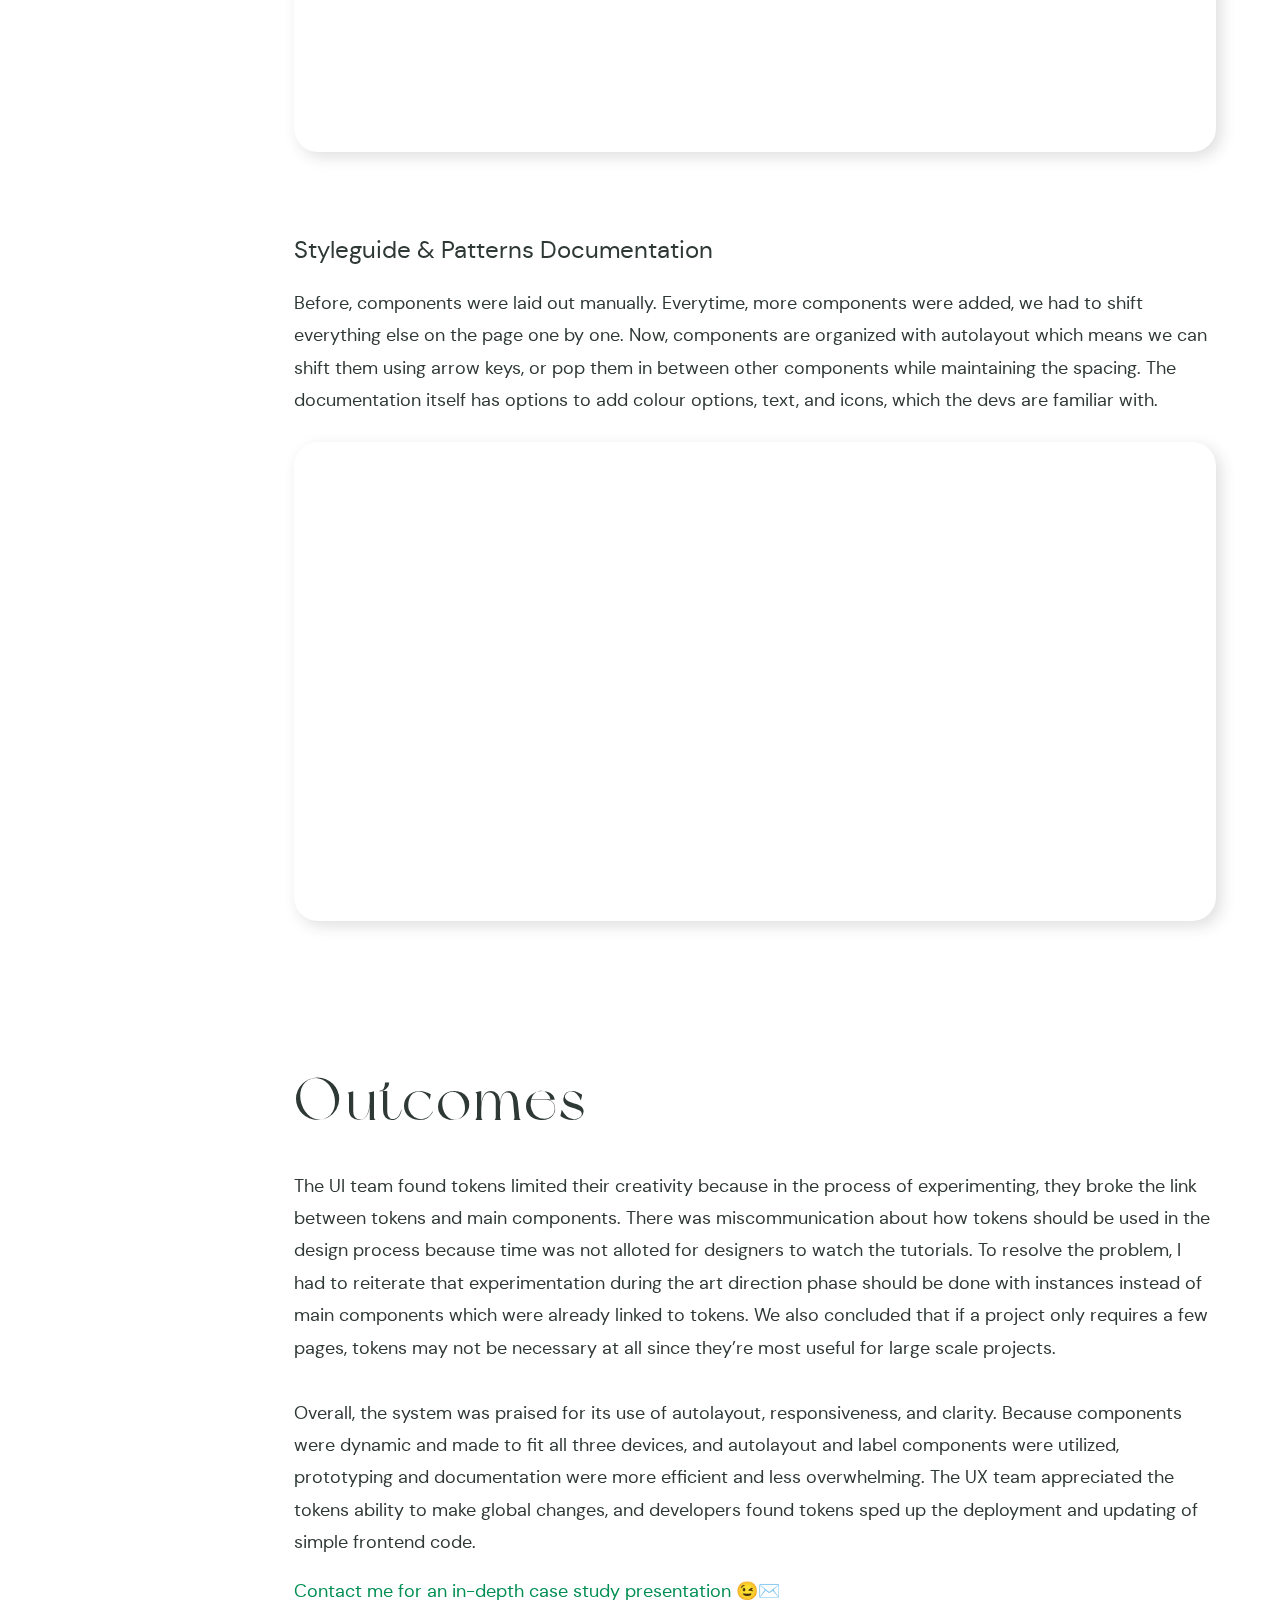
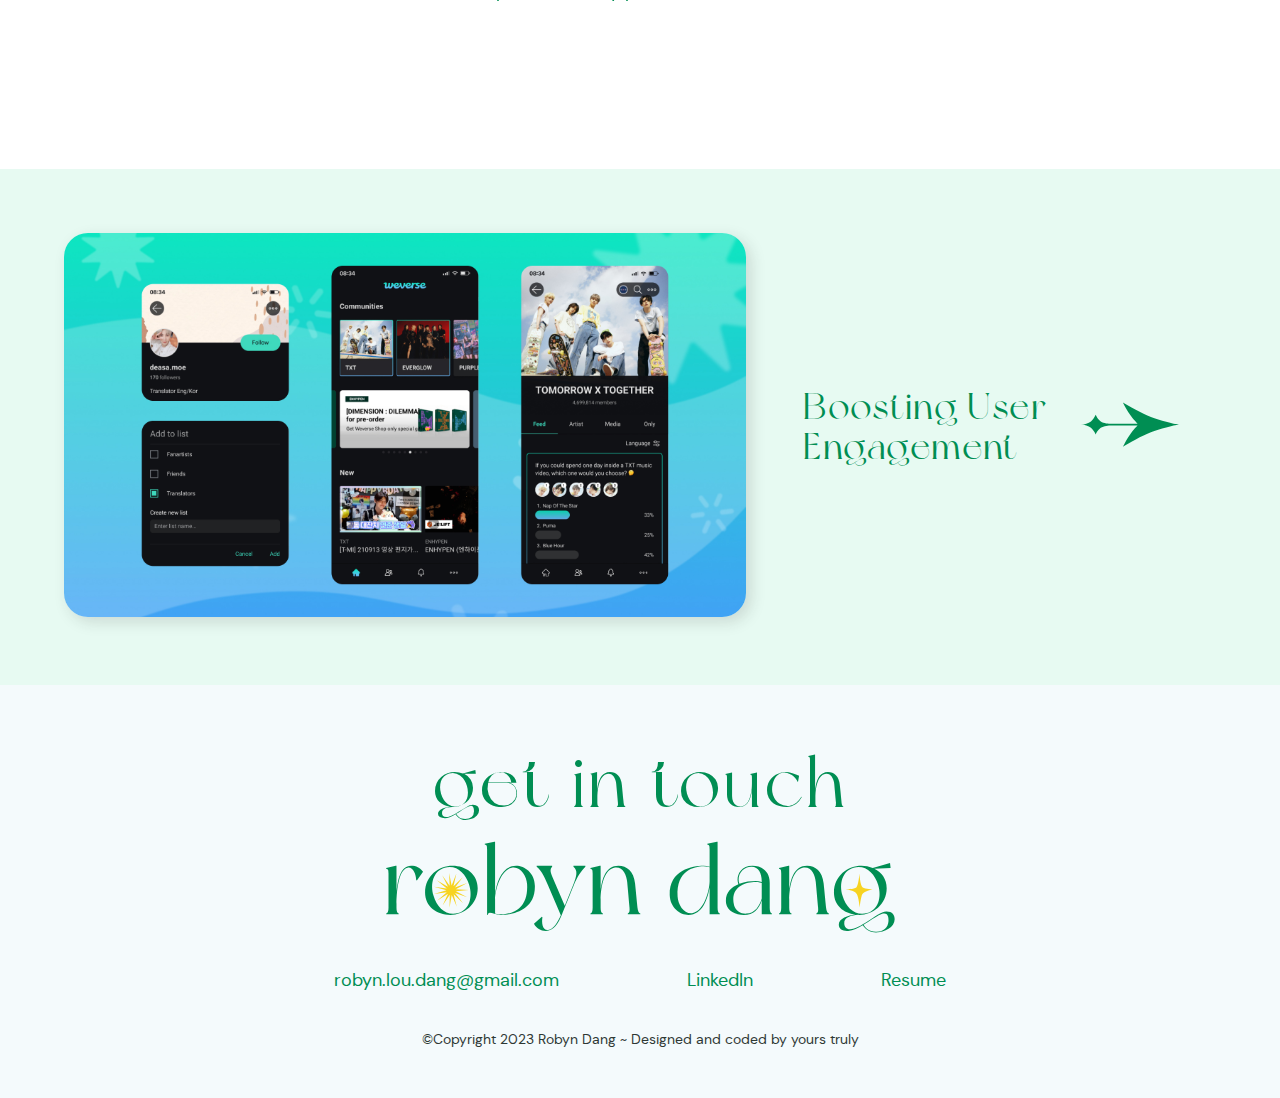
<file: EWDesignSystem.html>
<!DOCTYPE html>
<html lang="en" xmlns="http://www.w3.org/1999/xhtml" xmlns:fb="http://ogp.me/ns/fb#">

<head>
  <meta charset="UTF-8">
  <meta name="viewport" content="width=device-width, initial-scale=1">

  <title>Robyn Dang</title>
  <meta name="title" content="Improving Internal Design System" />
  <meta name="description"
    content="Improving a design agency's internal design system to increase designer and developer productivity." />
  <meta property="og:locale" content="en_CA" />
  <meta property="og:locale:alternate" content="en_US" />
  <meta property="og:locale:alternate" content="en_UK" />

  <!-- Open Graph / Facebook -->
  <meta property="og:type" content="website" />
  <meta property="og:url" content="https://robyndang.github.io/Portfolio/EWDesignSystem.html" />
  <meta property="og:title" content="Improving Internal Design System" />
  <meta property="og:description"
    content="Improving a design agency's internal design system to increase designer and developer productivity." />
  <meta property="og:image" content="https://i.imgur.com/0nDQBhE.jpg" />

  <!-- Twitter -->
  <meta property="twitter:card" content="summary_large_image" />
  <meta property="twitter:url" content="https://robyndang.github.io/Portfolio/EWDesignSystem.html" />
  <meta property="twitter:title" content="Improving Internal Design System" />
  <meta property="twitter:description"
    content="Improving a design agency's internal design system to increase designer and developer productivity." />
  <meta property="twitter:image" content="https://i.imgur.com/0nDQBhE.jpg" />

  <link rel="stylesheet" type="text/css" href="styles/style2.css" />
  <script src="https://code.jquery.com/jquery-3.6.0.min.js"
    integrity="sha256-/xUj+3OJU5yExlq6GSYGSHk7tPXikynS7ogEvDej/m4=" crossorigin="anonymous"></script>
  <link rel="shortcut icon" type="image/svg" href="img/favicon-07.svg" />
</head>

<body class="white">

  <!-- !!!!!!!!!!! NAVBAR !!!!!!!!!!--->
  <navbar>
    <nav>
      <ul class="hover">
        <li><a href="index.html">Work</a>
          <ul class="dropdown">
            <li><a href="McGillDHB.html" title="Visualizing Housing Data">Visualizing Housing Data</a>
            </li>
            <li><a href="EWDesignSystem.html" title="Improving Internal Design System" class="active">Improving
                Internal Design
                System</a></li>
            <li><a href="Weverse.html" title="Boosting User Engagement">Boosting User Engagement</a>
            </li>
            <li><a href="MPY.html" title="Increasing Volunteer Recruitment">Increasing Volunteer Recruitment</a></li>
          </ul>
        </li>
        <li><a href="Play.html" title="Play">Play</a></li>
        <li><a href="About.html" title="About">About</a></li>
        <li> <a href="mailto:robyn.lou.dang@gmail.com">Email</a></li>
      </ul>
    </nav>
  </navbar>

  <!-- !!!!!!!!!!! HAMBURGER MENU FOR MOBILE !!!!!!!!!!--->
  <div class="hamburger-container">
    <span class="menu-icon" id="hamburgerbtn" onclick="openMenu()"><img src="img/hamburger-06.svg"
        alt="hamburger menu button" /></span>
  </div>

  <div class="menu-container" id="hamburgermenu">
    <span class="closebtn" id="hamburgerbtn" onclick="closeMenu()"><img src="img/close-14.svg"
        alt="close hamburger menu"></span>

    <div class="menu-column">
      <div class="menu-item">
        <a href="index.html" title="work" class="active">
          <h2>Work</h2>
        </a>
      </div>

      <div class="menu-item">
        <a href="McGillDHB.html" title="Visualizing Housing Data" class="active">
          <h4>Visualizing Housing Data</h4>
        </a>
      </div>
      <div class="menu-item">
        <a href="EWDesignSystem.html" title="Improving Internal Design System" class="active">
          <h4>Improving Internal Design System</h4>
        </a>
      </div>
      <div class="menu-item">
        <a href="Weverse.html" title="Boosting User Engagement" class="active">
          <h4>Boosting User Engagement</h4>
        </a>
      </div>
      <div class="menu-item">
        <a href="MPY.html" title="Increasing Volunteer Recruitment" class="active">
          <h4>Increasing Volunteer Recruitment</h4>
        </a>
      </div>

      <div class="menu-item">
        <a href="Play.html" title="play">
          <h2>Play</h2>
        </a>
      </div>
      <div class="menu-item">
        <a href="About.html" title="about">
          <h2>About</h2>
        </a>
      </div>
    </div>
  </div>

  <!--!!!!!!!!!! CONTENT !!!!!!!!!!--->
  <div class="cs-banner no-shadow">
    <img src="img/EWDesignSystem/Banner.jpg" alt="case study thumbnail" />
  </div>

  <div class="wrapper">
    <!-- CASE STUDY SIDE MENU -->
    <div class="side-menu">
      <ul class="hover">
        <li><a href="#Context">Context</a></li>
        <li><a href="#DiscoverDefine">Discover & Define</a></li>
        <li><a href="#DevelopDeliver">Develop & Deliver</a></li>
        <li><a href="#Outcomes">Outcomes</a></li>
      </ul>
    </div>

    <div class="page-container">
      <section id="Context">
        <h1>
          Improving Internal Design System
        </h1>
        <div class="container-top-align">
          <div class="col-2">
            <h2>
              Context
            </h2>
            <p>
              When I started working at Evolving Web, they’d just transferred their design system from Sketch to Figma.
              Overtime, I noticed their design process could become more efficient if they fully utilized Figma’s
              features, so I volunteered to improve it.
            <p>
          </div>

          <div class="col-2">
            <p>
              <b>Client:</b> Evolving Web<br>
              <b>Project type:</b> Internal design system <br>
              <b>Role:</b> Sole designer<br>
              <b>Timeline:</b> 1 month ~ Q1 2023<br>
            <p>
          </div>

          <div class="col-full">
            <h3>
              The Problem
            </h3>
            <p>
              Designers were wasting time doing repetitive tasks because the Wireframe and Design Template—from which
              every project originates—didn’t take full advantage of Figma’s features. Documentation was tedious,
              application of components and spacing was inconsistent, and the design to developer and QA handoff wasn’t
              as clear as it could be.
            </p>
            <br>
            <h3>
              The Objective
            </h3>
            <p>
              Improve the design system so that menial tasks are automated and/or expeditious, and the organization of
              the file is easier for developers and QAs to understand.
            </p>
          </div>
        </div>

        <div class="container">
          <div class="col-full">
            <h3>
              The Process
            </h3>
            <img src="img/EWDesignSystem/Process.jpg" alt="Diagram of the double diamond design process. The steps are as follows: 
              1. Receive the challenge
              2. In the Discover/Research Phase, research and define user needs/business needs.
              3. In the Define/Synthesis Phase, define goals, scope of work, and resources/time needed.
              5. In the Develop/Ideation Phase, implement improvements.
              6. In the Deliver/Implementation phase, gather feedback from team for further improvements, and update company intranet to educate future team members.
              7. Reach a solution" />
          </div>
        </div>
      </section>

      <section id="DiscoverDefine">
        <div class="container">
          <div class="col-full">
            <h2>
              Discover & Define
            </h2>
            <h3>
              Primary Research + Insights
            </h3>
            <p>
              I took note of inefficiencies in the design process that my colleagues and I talked about in feedback
              sessions. Additionally, a meeting was held with designers and developers to understand both perspectives.
            </p>
          </div>
        </div>

        <div class="container-top-align">
          <div class="col-2-icon">
            <img src="img/EWDesignSystem/Icon1.svg" alt="icon">
            <p>
              Labeling and organizing components in Styleguide & Patterns (to handoff to devs and QAs) took too long and
              was tedious.
            </p>
          </div>
          <div class="col-2-icon">
            <img src="img/EWDesignSystem/Icon2.svg" alt="icon">
            <p>
              Sometimes developers and QAs had trouble finding what they were looking for in Styleguide & Patterns.
            </p>
          </div>
          <div class="col-2-icon">
            <img src="img/EWDesignSystem/Icon3.svg" alt="icon">
            <p>
              Due to budget constraints, certain projects lacked mobile and/or tablet page mockups, forcing developers
              to make design choices that resulted in inconsistent design quality.
            </p>
          </div>
          <div class="col-2-icon">
            <img src="img/EWDesignSystem/Icon4.svg" alt="icon">
            <p>
              Devs were frustrated with inconsistent spacing and pixel values that didn’t follow any logic.
            </p>
          </div>
          <div class="col-2-icon">
            <img src="img/EWDesignSystem/Icon5.svg" alt="icon">
            <p>
              Devs were experimenting with a Figma plugin called Tokens Studio that allows syncing of design tokens from
              Figma to code, speeding up frontend development.
            </p>
          </div>
        </div>

        <div class="container">
          <div class="col-full">
            <h3>
              Goals
            </h3>
            <ul>
              <li>Improve the efficiency of the design process.</li>
              <li>Improve Wireframe and Design Template so that mobile and tablet mockups can always be made even with a
                small budget. </li>
              <li>Eliminate confusion for developers and QAs when handing off designs.</li>
            </ul>
          </div>
        </div>

        <section id="DevelopDeliver">

          <div class="container-padded">
            <div class="col-full">
              <h2>
                Develop & Deliver
              </h2>
              <p>
                To ensure the new system was simple to grasp and adoptable, I created video tutorials that covered all
                the updates and uploaded them to the agency’s intranet for future reference. I included notes from the
                videos too to make searching for information efficient.
              </p>
            </div>
            <div class="col-full">
              <h4>
                Legible Documentation
              </h4>
              <p>
                Separate text styles were made for documentation so that they won’t be affected when UI text styles
                change. Label components speed up the documentation process, and purple note components enable
                communication between designers, developers, and clients. They’re used to leave final notes on how an
                element should function, while Figma comments are used for discussions.
                <b>
                  Please turn on your volume for all videos to listen to the rationale.
                </b>
              </p>
            </div>
            <div class="col-full">
              <div style="padding:52.08% 0 0 0;position:relative;"><iframe
                  src="https://player.vimeo.com/video/882582456?badge=0&amp;autopause=0&amp;quality_selector=1&amp;player_id=0&amp;app_id=58479"
                  frameborder="0" allow="autoplay; fullscreen; picture-in-picture"
                  style="position:absolute;top:0;left:0;width:100%;height:100%;" title="LegibleDocumentation"></iframe>
              </div>
            </div>
          </div>

          <div class="container-padded">
            <div class="col-full">
              <h4>
                Hidden Grids
              </h4>
              <p>
                Hidden grids on the component page show designers how components should be placed on the grid. It
                answers questions like “Does this span the full width of the screen, or does it stop at the margins?”
              </p>
            </div>
            <div class="col-full">
              <div style="padding:52.08% 0 0 0;position:relative;"><iframe
                  src="https://player.vimeo.com/video/882582386?badge=0&amp;autopause=0&amp;quality_selector=1&amp;player_id=0&amp;app_id=58479"
                  frameborder="0" allow="autoplay; fullscreen; picture-in-picture"
                  style="position:absolute;top:0;left:0;width:100%;height:100%;" title="HiddenGrids"></iframe></div>
            </div>
          </div>

          <div class="container-padded">
            <div class="col-full">
              <h4>
                Responsive Components
              </h4>
              <p>
                Components were made responsive to adjust to changes in component dimensions and screen sizes, and
                tablet variants were added so developers don’t have to make design decisions anymore. Even with a
                small
                budget, designers can duplicate desktop prototypes and change the variants to produce mobile and
                tablet
                prototypes in minutes.
              </p>
            </div>
            <div class="col-full">
              <div style="padding:52.08% 0 0 0;position:relative;"><iframe
                  src="https://player.vimeo.com/video/882582474?badge=0&amp;autopause=0&amp;quality_selector=1&amp;player_id=0&amp;app_id=58479"
                  frameborder="0" allow="autoplay; fullscreen; picture-in-picture"
                  style="position:absolute;top:0;left:0;width:100%;height:100%;" title="ResponsiveComponents"></iframe>
              </div>
            </div>
          </div>

          <div class="container-padded">
            <div class="col-full">
              <h4>
                Style Tokens
              </h4>
              <p>
                A Figma plugin called Tokens Studio allows designers to apply, manage, and sync design tokens from
                Figma
                to code exponentially speeding up frontend development. 
                <br><br>
                It’s useful for designers too because Figma styles are limited to text and colours, but tokens allow
                global changes to shadows, border radius, border width, spacing, and so much more. Imagine instead of
                clicking into every variant to adjust a style, designers can simply change the token value, and have
                it
                adjust across the entire document, page, or selection.
              </p>
            </div>
            <div class="col-full">
              <div style="padding:52.08% 0 0 0;position:relative;"><iframe
                  src="https://player.vimeo.com/video/882582710?badge=0&amp;autopause=0&amp;quality_selector=1&amp;player_id=0&amp;app_id=58479"
                  frameborder="0" allow="autoplay; fullscreen; picture-in-picture"
                  style="position:absolute;top:0;left:0;width:100%;height:100%;" title="Style Tokens"></iframe></div>
            </div>
          </div>

          <div class="container-padded">
            <div class="col-full">
              <h4>
                Spacing Tokens
              </h4>
              <p>
                Developers voiced their frustrations with inconsistent spacing between elements, so I suggested we
                adhere to the widely used 8-point grid system, and I made spacing tokens to ensure consistency. So
                imagine instead of going page by page to adjust spacing, designers can simply change the values for
                each
                use case in seconds.
              </p>
            </div>
            <div class="col-full">
              <div style="padding:52.08% 0 0 0;position:relative;"><iframe
                  src="https://player.vimeo.com/video/882582499?badge=0&amp;autopause=0&amp;quality_selector=1&amp;player_id=0&amp;app_id=58479"
                  frameborder="0" allow="autoplay; fullscreen; picture-in-picture"
                  style="position:absolute;top:0;left:0;width:100%;height:100%;" title="SpacingTokens"></iframe>
              </div>
            </div>
          </div>

          <div class="container-padded">
            <div class="col-full">
              <h4>
                Automatic Documentation
              </h4>
              <p>
                I linked text documentation to tokens so they’d automatically update when the values change. For
                example, designers no longer need to label hex codes or font styles since design tokens will
                automatically update them.
              </p>
            </div>
            <div class="col-full">
              <div style="padding:52.08% 0 0 0;position:relative;"><iframe
                  src="https://player.vimeo.com/video/882582355?badge=0&amp;autopause=0&amp;quality_selector=1&amp;player_id=0&amp;app_id=58479"
                  frameborder="0" allow="autoplay; fullscreen; picture-in-picture"
                  style="position:absolute;top:0;left:0;width:100%;height:100%;"
                  title="AutomaticDocumentation"></iframe>
              </div>
            </div>
          </div>

          <div class="container-padded">
            <div class="col-full">
              <h4>
                Styleguide & Patterns Navigation
              </h4>
              <p>
                Styleguides & Patterns is a prototyped page in Figma that we send to devs and QAs. It covers
                everything
                from font styles to grid layouts to components used.
                <br><br>
                The main navigation was redone and better organized to match the atomic design system that the agency
                uses, which makes it easier for devs and QAs to find what they’re looking for.
              </p>
            </div>
            <div class="col-full">
              <div style="padding:52.08% 0 0 0;position:relative;"><iframe
                  src="https://player.vimeo.com/video/882582639?badge=0&amp;autopause=0&amp;quality_selector=1&amp;player_id=0&amp;app_id=58479"
                  frameborder="0" allow="autoplay; fullscreen; picture-in-picture"
                  style="position:absolute;top:0;left:0;width:100%;height:100%;" title="StyleguideNavigation"></iframe>
              </div>
            </div>
          </div>

          <div class="container-padded">
            <div class="col-full">
              <h4>
                Styleguide & Patterns Documentation
              </h4>
              <p>
                Before, components were laid out manually. Everytime, more components were added, we had to shift
                everything else on the page one by one. Now, components are organized with autolayout which means we
                can
                shift them using arrow keys, or pop them in between other components while maintaining the spacing.
                The
                documentation itself has options to add colour options, text, and icons, which the devs are familiar
                with.
              </p>
            </div>
            <div class="col-full">
              <div style="padding:52.08% 0 0 0;position:relative;"><iframe
                  src="https://player.vimeo.com/video/882582590?badge=0&amp;autopause=0&amp;quality_selector=1&amp;player_id=0&amp;app_id=58479"
                  frameborder="0" allow="autoplay; fullscreen; picture-in-picture"
                  style="position:absolute;top:0;left:0;width:100%;height:100%;"
                  title="StyleguideDocumentation"></iframe>
              </div>
            </div>
          </div>
        </section>

        <section id="Outcomes">
          <div class="container">
            <div class="col-full">
              <h2>
                Outcomes
              </h2>
              <p>
                The UI team found tokens limited their creativity because in the process of experimenting, they broke
                the link between tokens and main components. There was miscommunication about how tokens should be used
                in the design process because time was not alloted for designers to watch the tutorials. To resolve the
                problem, I had to reiterate that experimentation during the art direction phase should be done with
                instances instead of main components which were already linked to tokens. We also concluded that if a
                project only requires a few pages, tokens may not be necessary at all since they’re most useful for
                large scale projects. 
                <br><br>
                Overall, the system was praised for its use of autolayout, responsiveness, and clarity. Because
                components were dynamic and made to fit all three devices, and autolayout and label components were
                utilized, prototyping and documentation were more efficient and less overwhelming. The UX team
                appreciated the tokens ability to make global changes, and developers found tokens sped up the
                deployment and updating of simple frontend code.
              </p>
            </div>
          </div>

          <div class="container hover">
            <a href="mailto:robyn.lou.dang@gmail.com">Contact me for an in-depth case study presentation 😉✉️</a>
          </div>
        </section>
    </div>
  </div>

  <!--!!!!!!!!!! NEXT CASE STUDY !!!!!!!!!!--->
  <div class="next-case-study hover">
    <div class="next-cs-thumbnail">
      <img src="img/Weverse/Thumbnail.jpg" alt="">
    </div>
    <a href="Weverse.html">
      <h3>
        Boosting User Engagement
      </h3>
    </a>
    <div class="arrow-icon no-shadow">
      <img src="img/arrow.svg" alt="arrow right">
    </div>
  </div>

  <!--!!!!!!!!!! CONTACT !!!!!!!!!!--->
  <div class="flex-contact" id="flex-contact">

    <h1>get in touch</h1>

    <div class="no-shadow">
      <img src="img/contact-04.svg" alt="robyn dang">
    </div>

    <div id="contact-fullspan" class="hover">
      <div class="contact-item-3">
        <a href="mailto:robyn.lou.dang@gmail.com">
          robyn.lou.dang@gmail.com
        </a>
      </div>
      <div class="contact-item-3">
        <a href="https://www.linkedin.com/in/robyndang/" target="_blank">
          LinkedIn
        </a>
      </div>
      <div class="contact-item-3">
        <a href="https://drive.google.com/file/d/1tBFEi5O9QRtVIHv6xPkEQexWCgGxGB01/view?usp=sharing"
          target="_blank">Resume</a>
      </div>
    </div>

    <small>©Copyright 2023 Robyn Dang ~ Designed and coded by yours truly</small>

  </div>


  <!--Linking to JavaScript here-->
  <!-- <script src="scripts/butter.js"></script> -->
  <script src="scripts/script.js"></script>
  <script src="https://player.vimeo.com/api/player.js"></script>
</body>

</html>
</file>
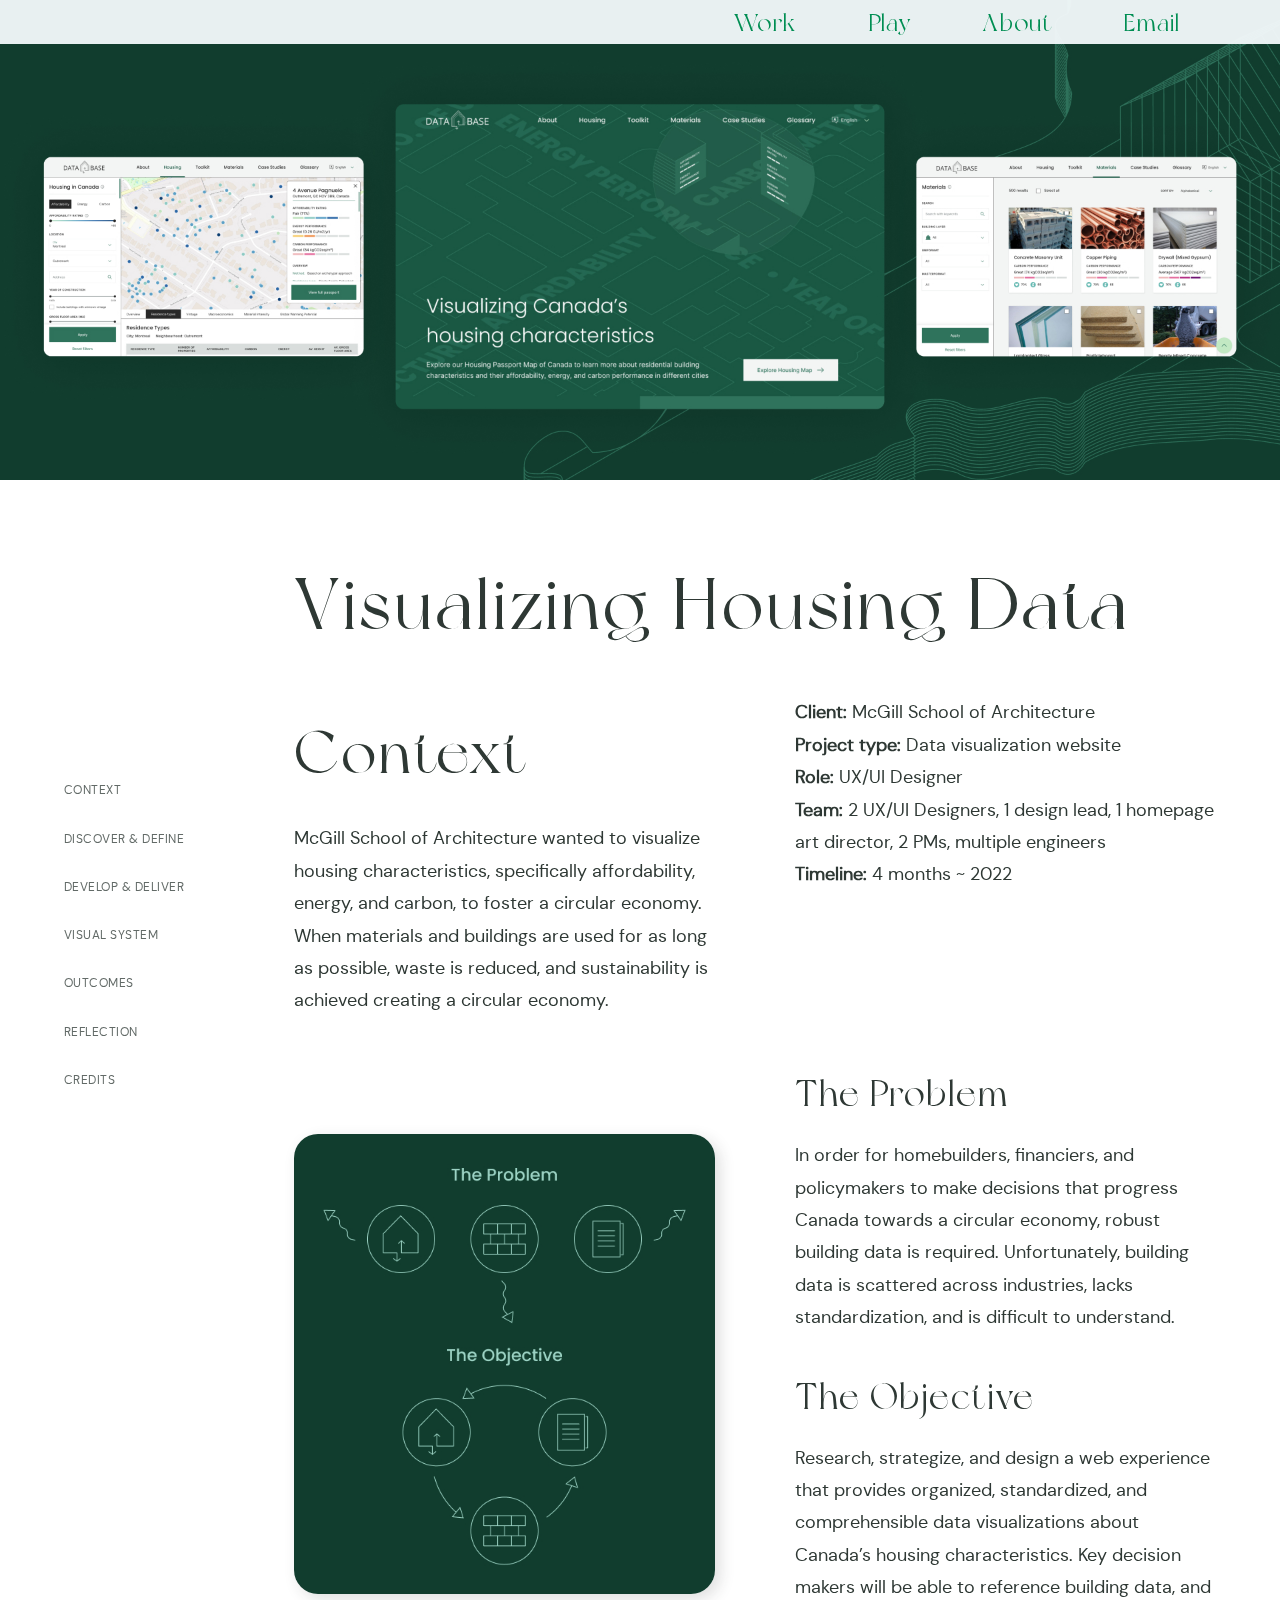
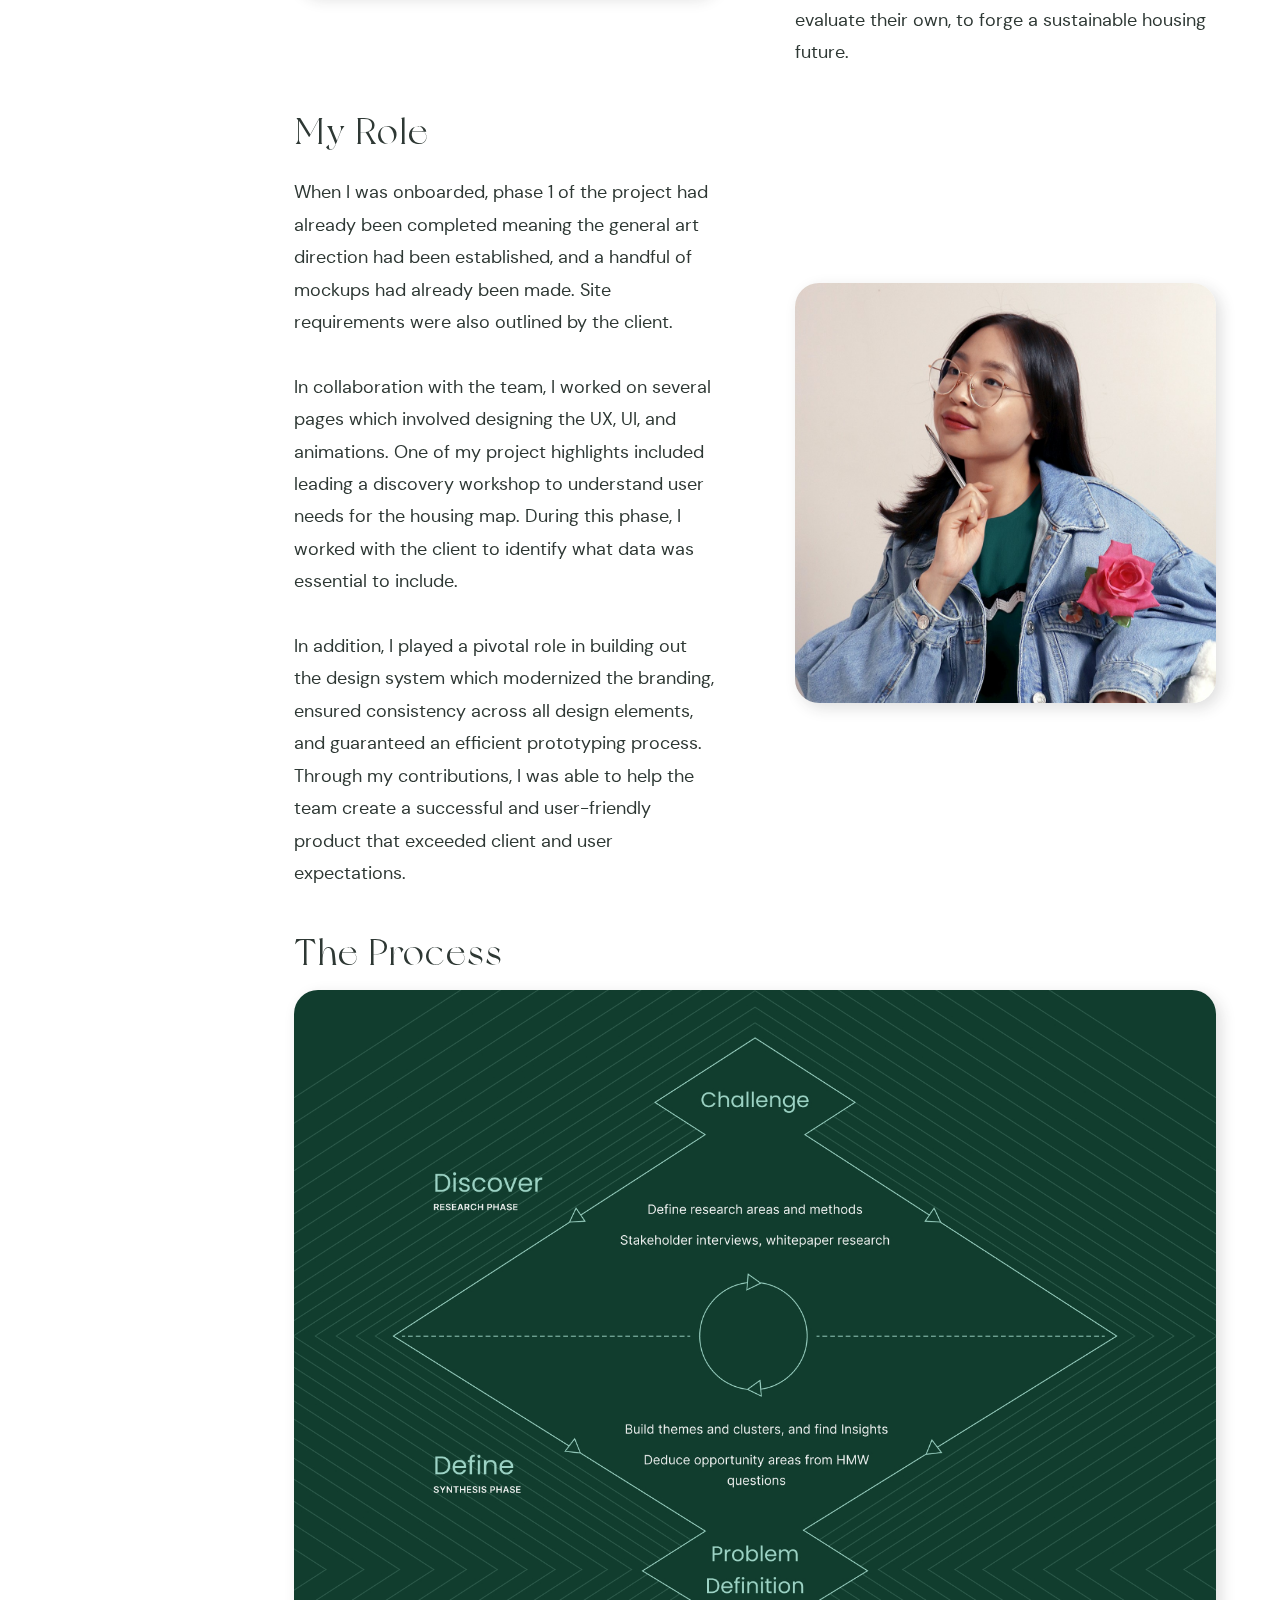
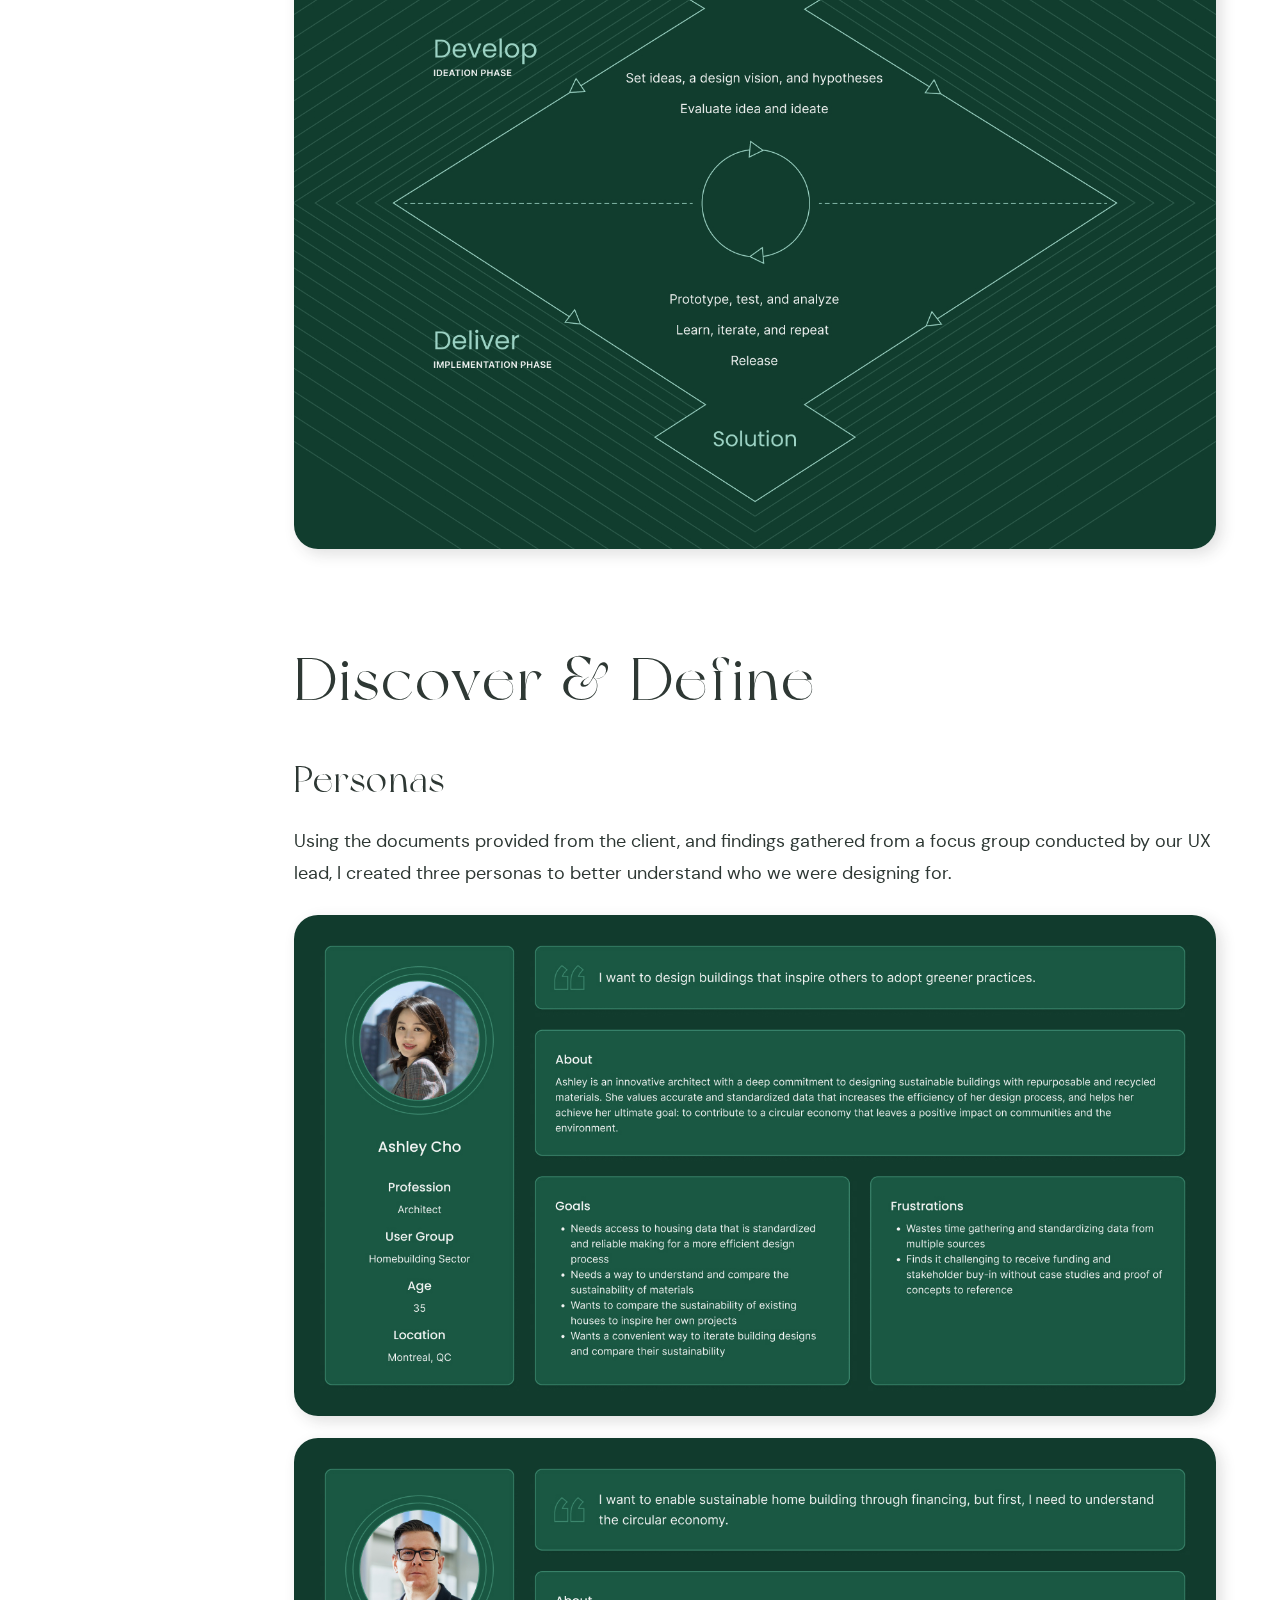
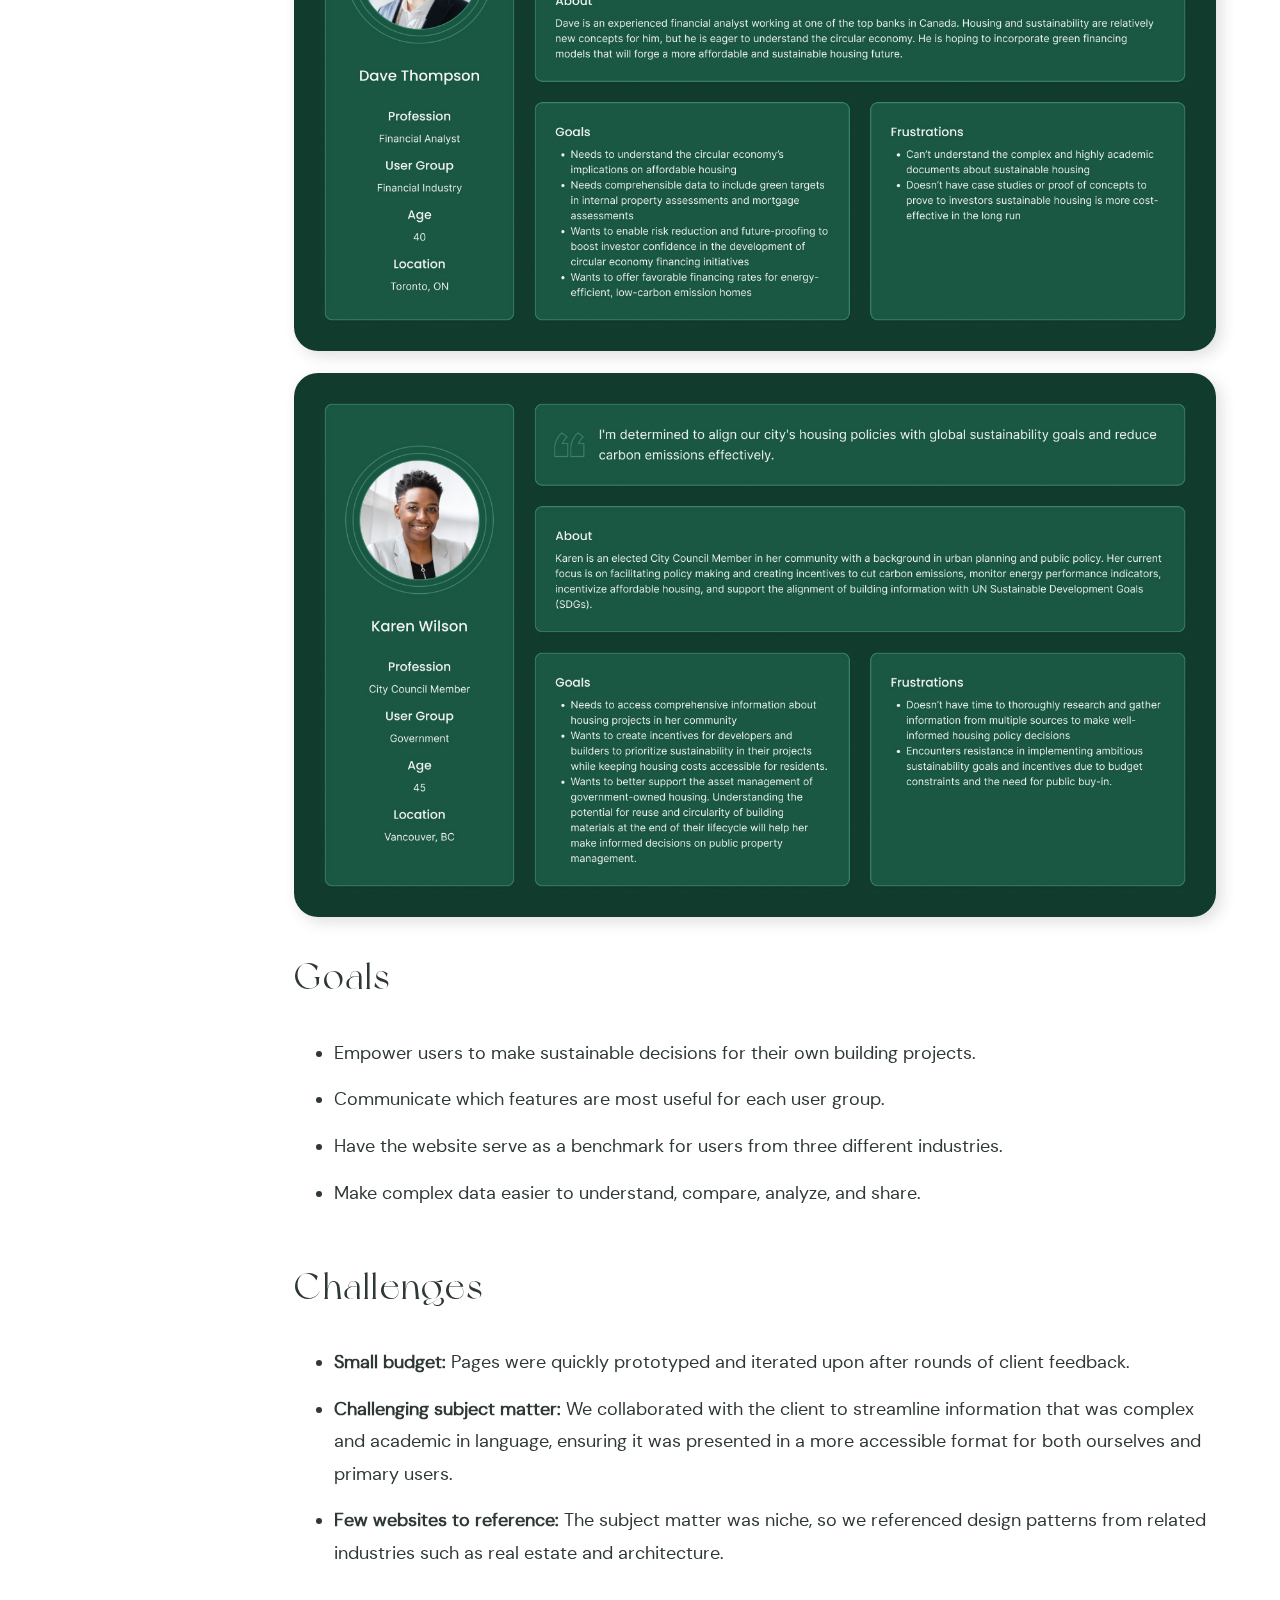
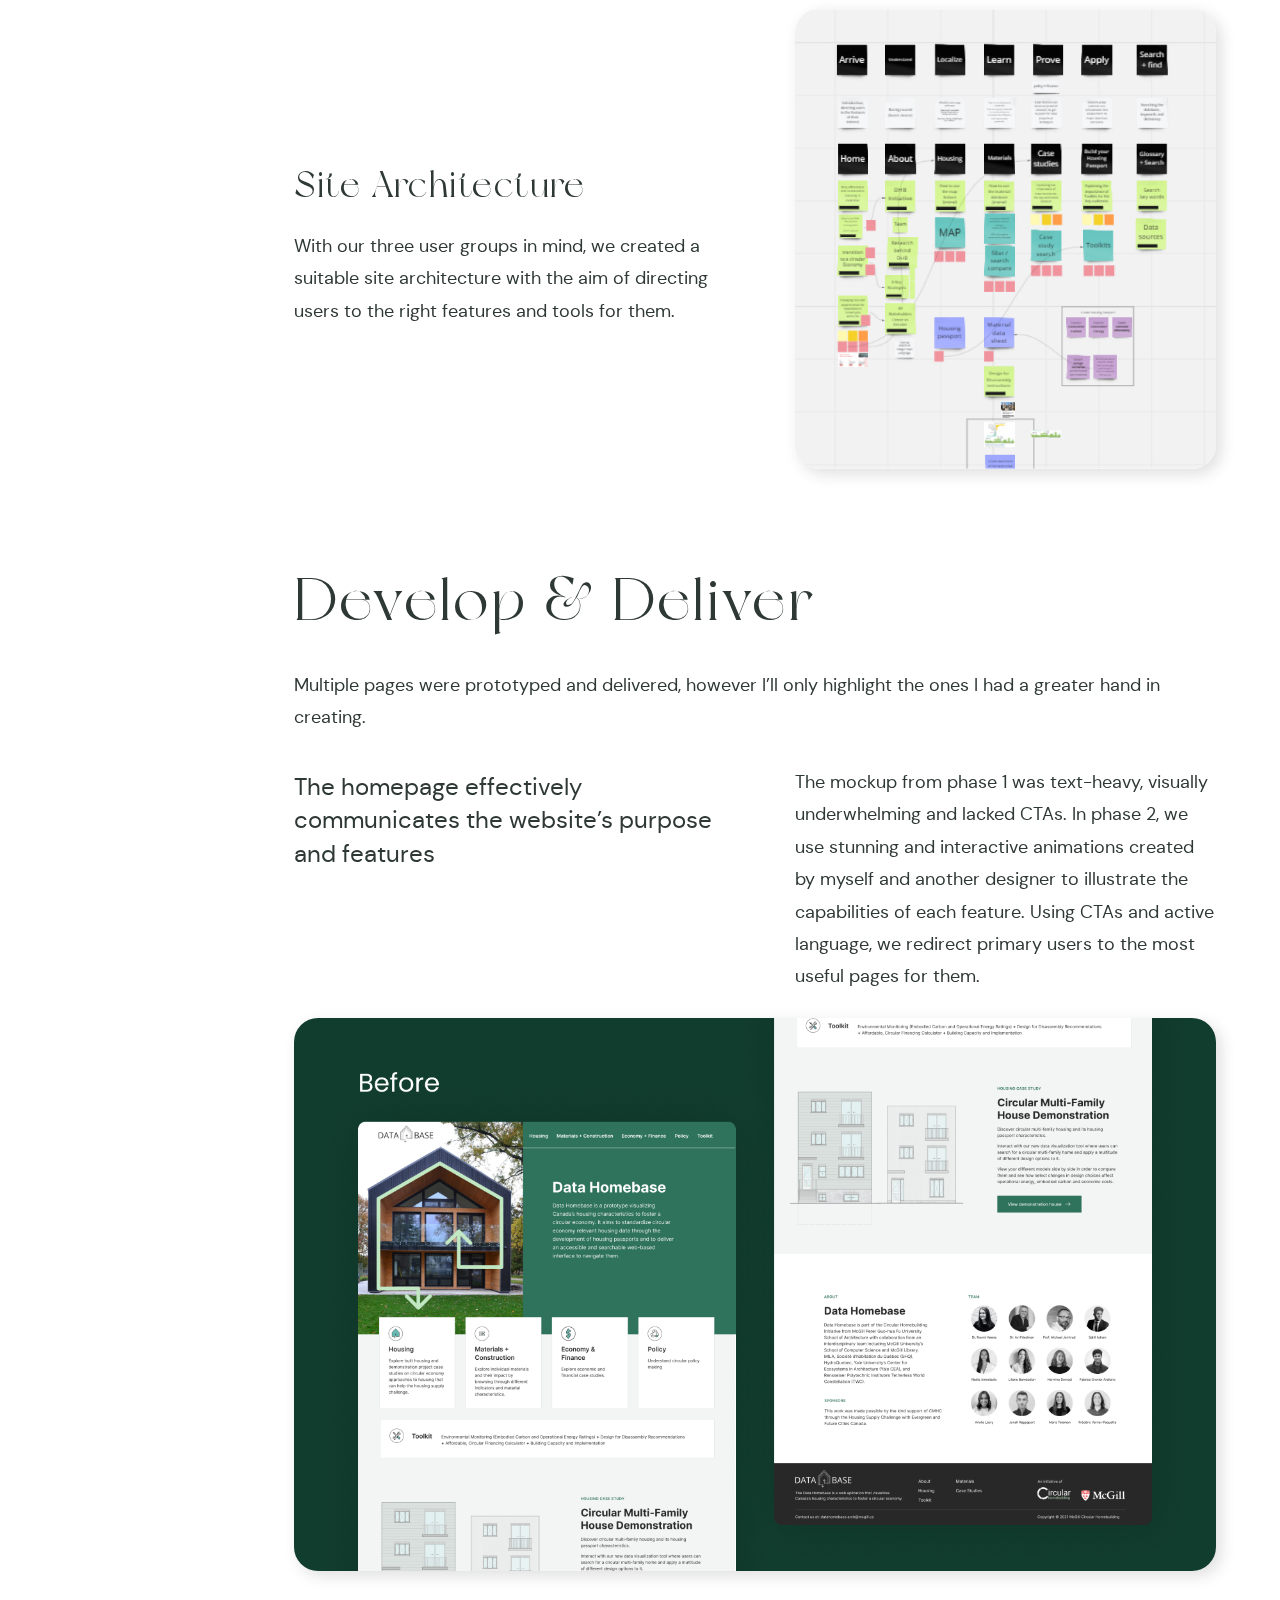
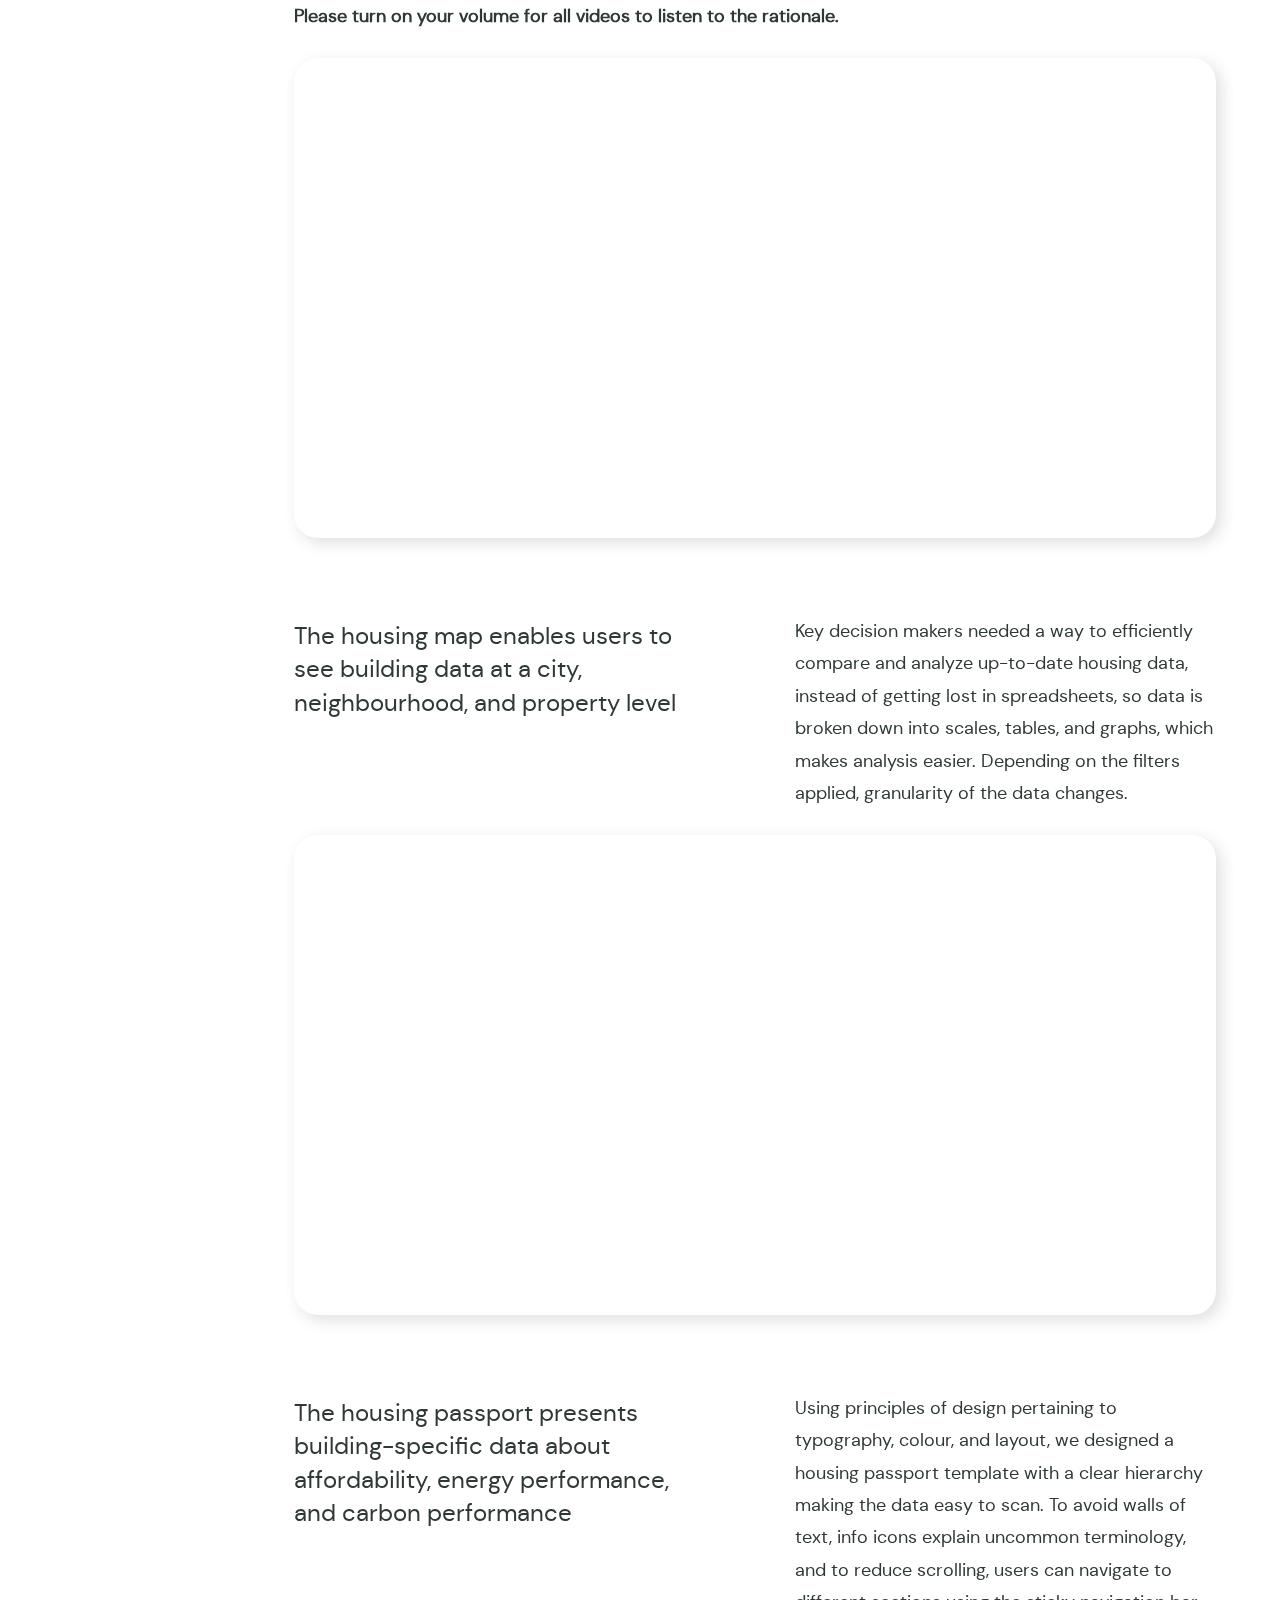
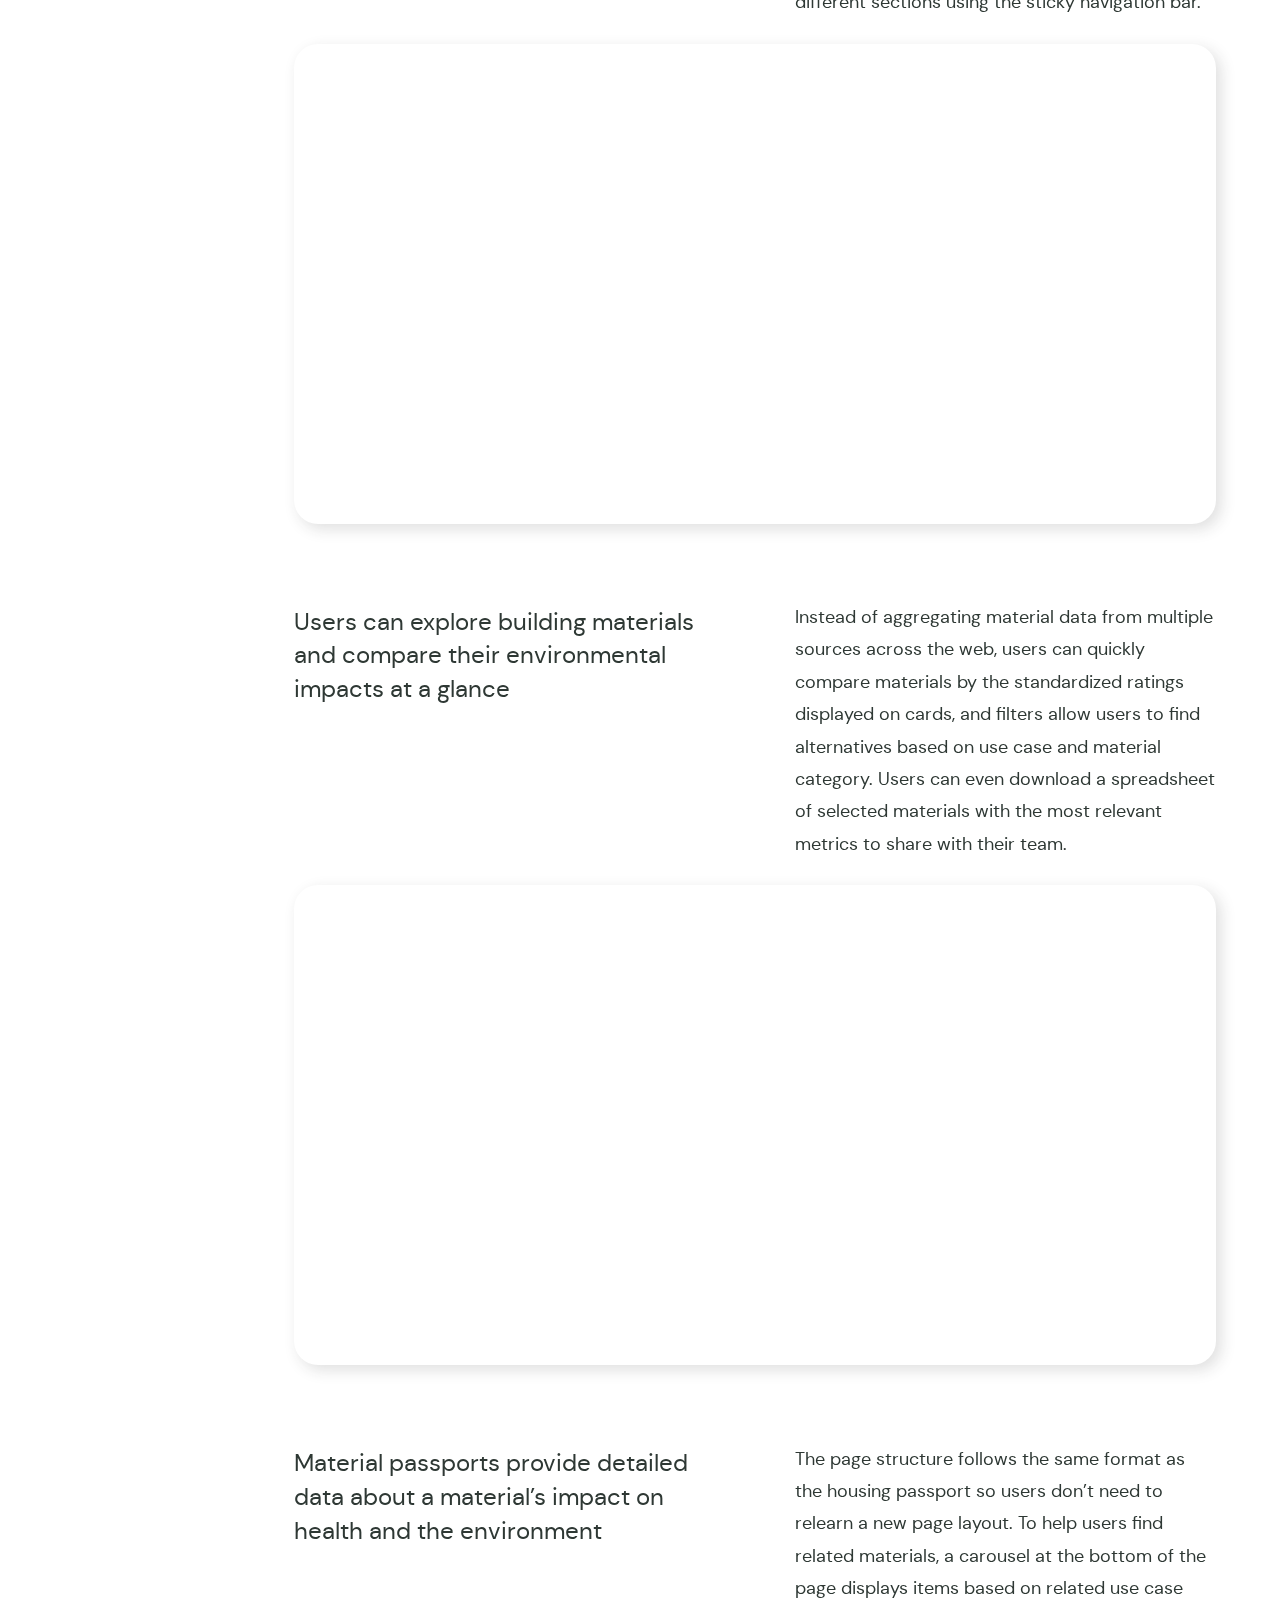
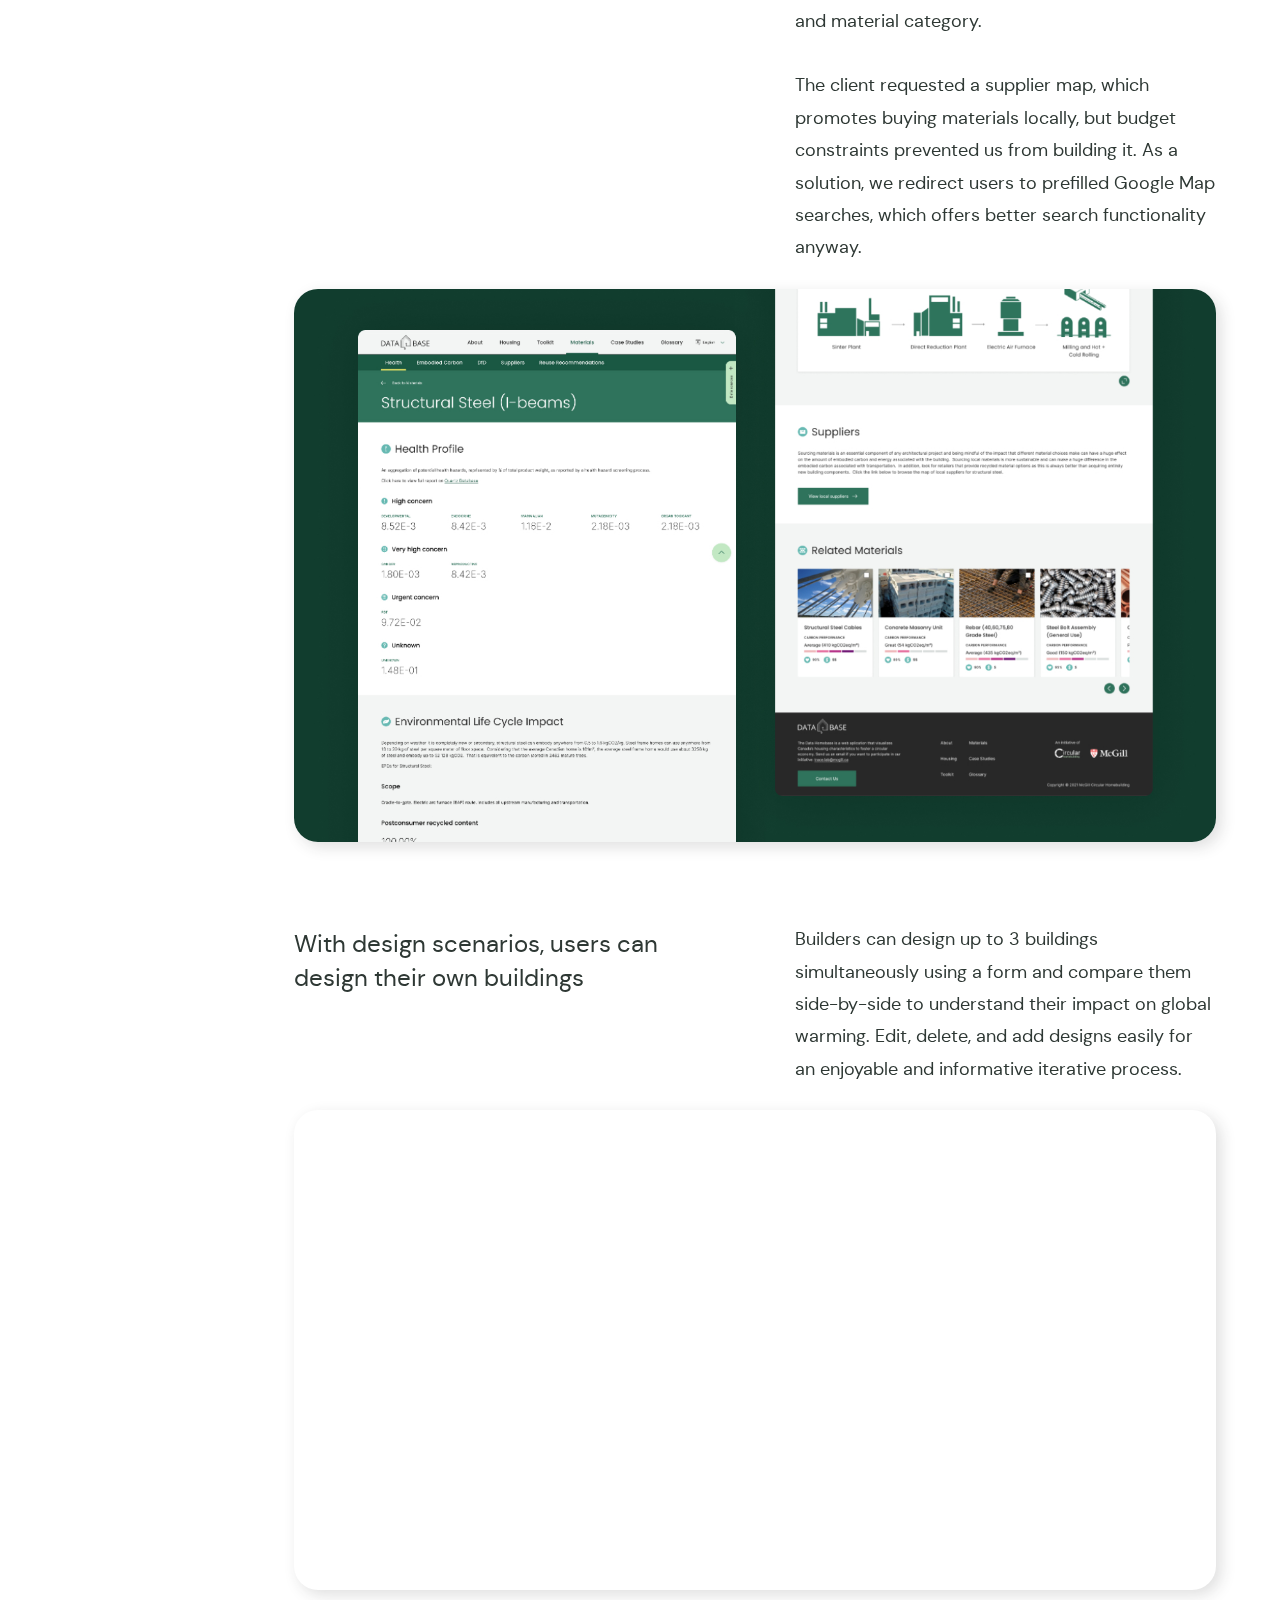
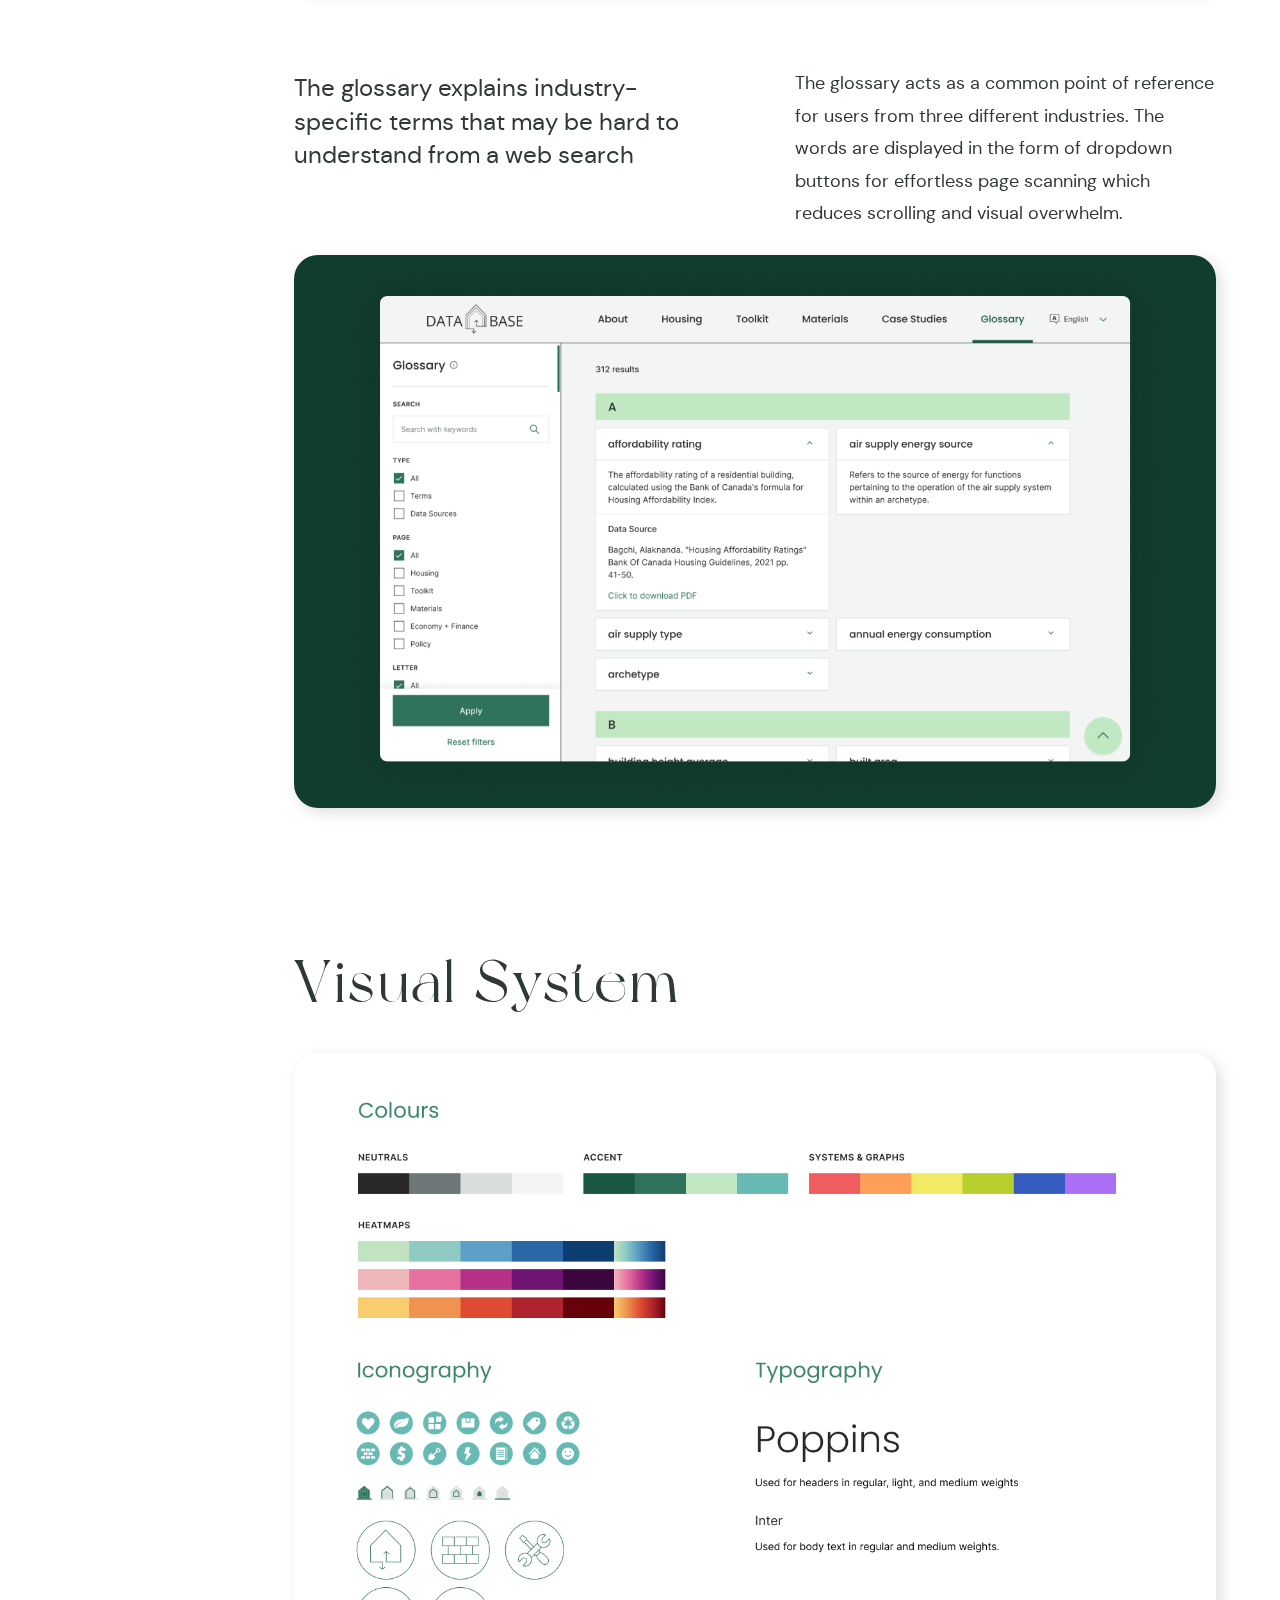
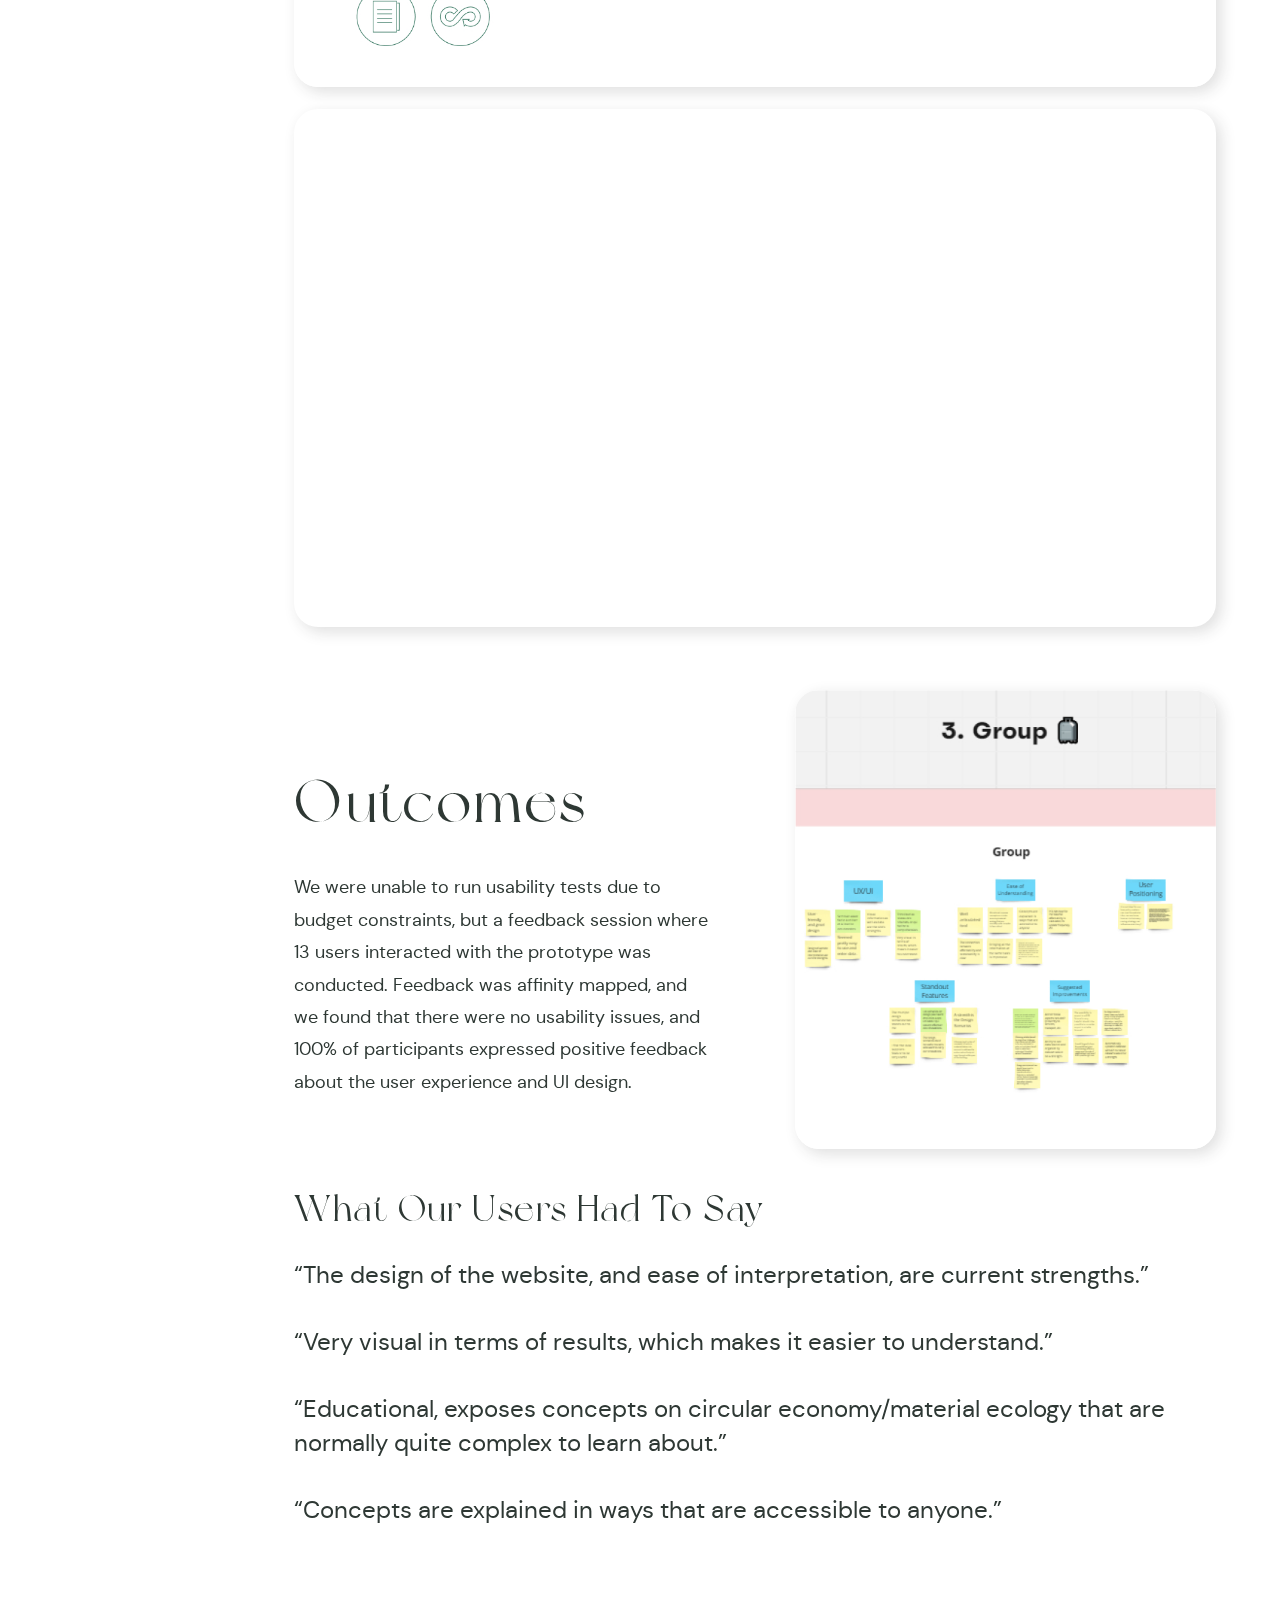
<file: McGillDHB.html>
<!DOCTYPE html>
<html lang="en" xmlns="http://www.w3.org/1999/xhtml" xmlns:fb="http://ogp.me/ns/fb#">

<head>
  <meta charset="UTF-8">
  <meta name="viewport" content="width=device-width, initial-scale=1">

  <!-- Primary Meta Tags -->
  <title>Robyn Dang</title>
  <meta name="title" content="Visualizing Housing Data" />
  <meta name="description"
    content="Designing a web experience that visualizes Canada’s housing characteristics to foster a sustainable future." />
  <meta property="og:locale" content="en_CA" />
  <meta property="og:locale:alternate" content="en_US" />
  <meta property="og:locale:alternate" content="en_UK" />

  <!-- Open Graph / Facebook -->
  <meta property="og:type" content="website" />
  <meta property="og:url" content="https://robyndang.github.io/Portfolio/McGillDHB.html" />
  <meta property="og:title" content="Visualizing Housing Data" />
  <meta property="og:description"
    content="Designing a web experience that visualizes Canada’s housing characteristics to foster a sustainable future." />
  <meta property="og:image" content="https://i.imgur.com/oMVEUmX.jpg" />

  <!-- Twitter -->
  <meta property="twitter:card" content="summary_large_image" />
  <meta property="twitter:url" content="https://robyndang.github.io/Portfolio/McGillDHB.html" />
  <meta property="twitter:title" content="Visualizing Housing Data" />
  <meta property="twitter:description"
    content="Designing a web experience that visualizes Canada’s housing characteristics to foster a sustainable future." />
  <meta property="twitter:image" content="https://i.imgur.com/oMVEUmX.jpg" />

  <link rel="stylesheet" type="text/css" href="styles/style2.css" />
  <script src="https://code.jquery.com/jquery-3.6.0.min.js"
    integrity="sha256-/xUj+3OJU5yExlq6GSYGSHk7tPXikynS7ogEvDej/m4=" crossorigin="anonymous"></script>
  <link rel="shortcut icon" type="image/svg" href="img/favicon-07.svg" />
</head>

<body class="white">

  <!-- !!!!!!!!!!! NAVBAR !!!!!!!!!!--->
  <navbar>
    <nav>
      <ul class="hover">
        <li><a href="index.html">Work</a>
          <ul class="dropdown">
            <li><a href="McGillDHB.html" title="Visualizing Housing Data" class="active">Visualizing Housing Data</a>
            </li>
            <li><a href="EWDesignSystem.html" title="Improving Internal Design System">Improving
                Internal Design
                System</a></li>
            <li><a href="Weverse.html" title="Boosting User Engagement">Boosting User Engagement</a>
            </li>
            <li><a href="MPY.html" title="Increasing Volunteer Recruitment">Increasing Volunteer Recruitment</a></li>
          </ul>
        </li>
        <li><a href="Play.html" title="Play">Play</a></li>
        <li><a href="About.html" title="About">About</a></li>
        <li> <a href="mailto:robyn.lou.dang@gmail.com">Email</a></li>
      </ul>
    </nav>
  </navbar>

  <!-- !!!!!!!!!!! HAMBURGER MENU FOR MOBILE !!!!!!!!!!--->
  <div class="hamburger-container">
    <span class="menu-icon" id="hamburgerbtn" onclick="openMenu()"><img src="img/hamburger-06.svg"
        alt="hamburger menu button" /></span>
  </div>

  <div class="menu-container" id="hamburgermenu">
    <span class="closebtn" id="hamburgerbtn" onclick="closeMenu()"><img src="img/close-14.svg"
        alt="close hamburger menu"></span>

    <div class="menu-column">
      <div class="menu-item">
        <a href="index.html" title="work" class="active">
          <h2>Work</h2>
        </a>
      </div>

      <div class="menu-item">
        <a href="McGillDHB.html" title="Visualizing Housing Data" class="active">
          <h4>Visualizing Housing Data</h4>
        </a>
      </div>
      <div class="menu-item">
        <a href="EWDesignSystem.html" title="Improving Internal Design System" class="active">
          <h4>Improving Internal Design System</h4>
        </a>
      </div>
      <div class="menu-item">
        <a href="Weverse.html" title="Boosting User Engagement" class="active">
          <h4>Boosting User Engagement</h4>
        </a>
      </div>
      <div class="menu-item">
        <a href="MPY.html" title="Increasing Volunteer Recruitment" class="active">
          <h4>Increasing Volunteer Recruitment</h4>
        </a>
      </div>

      <div class="menu-item">
        <a href="Play.html" title="play">
          <h2>Play</h2>
        </a>
      </div>
      <div class="menu-item">
        <a href="About.html" title="about">
          <h2>About</h2>
        </a>
      </div>
    </div>
  </div>

  <!--!!!!!!!!!! CONTENT !!!!!!!!!!--->
  <div class="cs-banner no-shadow">
    <img src="img/McGillDHB/Banner.jpg" alt="case study thumbnail" />
  </div>

  <div class="wrapper">
    <!-- CASE STUDY SIDE MENU -->
    <div class="side-menu">
      <ul class="hover">
        <li><a href="#Context">Context</a></li>
        <li><a href="#DiscoverDefine">Discover & Define</a></li>
        <li><a href="#DevelopDeliver">Develop & Deliver</a></li>
        <li><a href="#VisualSystem">Visual System</a></li>
        <li><a href="#Outcomes">Outcomes</a></loveri>
        <li><a href="#Reflection">Reflection</a></li>
        <li><a href="#Credits">Credits</a></li>
      </ul>
    </div>

    <div class="page-container">
      <section id="Context">
        <h1>
          Visualizing Housing Data
        </h1>
        <div class="container-top-align">
          <div class="col-2">
            <h2>
              Context
            </h2>
            <p>
              McGill School of Architecture wanted to visualize housing characteristics, specifically affordability,
              energy, and carbon, to foster a circular economy. When materials and buildings are used for as long as
              possible, waste is reduced, and sustainability is achieved creating a circular economy.
            <p>
          </div>

          <div class="col-2">
            <p>
              <b>Client:</b> McGill School of Architecture <br>
              <b>Project type:</b> Data visualization website <br>
              <b>Role:</b> UX/UI Designer<br>
              <b>Team:</b> 2 UX/UI Designers, 1 design lead, 1 homepage art director, 2 PMs, multiple
              engineers<br>
              <b>Timeline:</b> 4 months ~ 2022<br>
            <p>
          </div>
        </div>

        <div class="container">
          <div class="col-2">
            <img src="img/McGillDHB/ProblemObjective.jpg" alt="" />
          </div>

          <div class="col-2">
            <h3>
              The Problem
            </h3>
            <p>
              In order for homebuilders, financiers, and policymakers to make decisions that progress Canada towards a
              circular economy, robust building data is required. Unfortunately, building data is scattered across
              industries, lacks standardization, and is difficult to understand.
            </p>
            <br>
            <h3>
              The Objective
            </h3>
            <p>
              Research, strategize, and design a web experience that provides organized, standardized, and
              comprehensible data visualizations about Canada’s housing characteristics. Key decision makers will be
              able to reference building data, and evaluate their own, to forge a sustainable housing future.
            </p>
          </div>
        </div>

        <div class="container">
          <div class="col-2">
            <h3>
              My Role
            </h3>
            <p>
              When I was onboarded, phase 1 of the project had already been completed meaning the
              general art direction had been established, and a handful of mockups had already been made. Site
              requirements were also outlined by the client.
              <br><br>
              In collaboration with the team, I worked on several pages which involved designing the UX, UI, and
              animations. One of my project highlights included leading a discovery workshop to understand user needs
              for the housing map. During this phase, I worked with the client to identify what data was essential to
              include.
              <br><br>
              In addition, I played a pivotal role in building out the design system which modernized the
              branding, ensured consistency across all design elements, and guaranteed an efficient prototyping
              process. Through my contributions, I was able to help the team create a successful and user-friendly
              product that exceeded client and user expectations.
            </p>
          </div>
          <div class="col-2">
            <img src="img/McGillDHB/MyRole.jpg">
          </div>
        </div>

        <div class="container">
          <div class="col-full">
            <h3>
              The Process
            </h3>
            <img src="img/McGillDHB/Process.jpg" alt="Diagram of the double diamond design process. The steps are as follows: 
              1. Receive the challenge
              2. In the Discover/Research Phase, research areas and methods are defined which includes stakeholder interviews and whitepaper research.
              3. In the Define/Synthesis Phase, build themes and clusters, and find insights. Deduce opportunity areas from How Might We questions. 
              4. Define the problem. 
              5. In the Develop/Ideation Phase, set ideas, a design vision, and hypotheses. Evaluate idea and ideate.
              6. In the Deliver/Implementation phase, prototype, test, and analyze. Learn, iterate, and repeat then release.
              7. Reach a solution" />
          </div>
        </div>
      </section>

      <section id="DiscoverDefine">
        <div class="container">
          <div class="col-full">
            <h2>
              Discover & Define
            </h2>
            <h3>
              Personas
            </h3>
            <p>
              Using the documents provided from the client, and findings gathered from a focus group conducted by our
              UX lead, I created three personas to better understand who we were designing for.
            </p>
          </div>

          <div class="col-full">
            <img class="carousel_image" img src="img/McGillDHB/Persona1.jpg"
              alt="
            Title: Ashley Cho The Architect Persona. 
            Basic Information: Ashley Cho is an architect in the homebuilding user group. She is 35 years old and is located in Montreal, Quebec. 
            Quote: I want to design buildings that inspire others to adopt greener practices.
            About: Ashley is an innovative architect with a deep commitment to designing sustainable buildings with repurposable and recycled materials. She values accurate and standardized data that increases the efficiency of her design process, and helps her achieve her ultimate goal: to contribute to a circular economy that leaves a positive impact on communities and the environment.
            Goals: 
            - Needs access to housing data that is standardized and reliable making for a more efficient design process.
            - Needs a way to understand and compare the sustainability of materials.
            - Wants to compare the sustainability of existing houses to inspire her own projects.
            - Wants a convenient way to iterate building designs and compare their sustainability.
            Frustrations:
            - Wastes time gathering and standardizing data from multiple sources.
            - Finds it challenging to receive funding and stakeholder buy-in without case studies and proof of concepts to reference.">
          </div>
          <div class="col-full">
            <img class="carousel_image" img src="img/McGillDHB/Persona2.jpg"
              alt="
            Title: Dave Thompson The Financial Analyst.
            Basic Information: Dave Thompson is a financial analyst in the financial industry user group. He is 40 years old and is located in Toronto, Ontario.
            Quote: I want to enable sustainable home building through financing, but first, I need to understand the circular economy.
            About: Dave is an experienced financial analyst working at one of the top banks in Canada. Housing and sustainability are relatively new concepts for him, but he is eager to understand the circular economy. He is hoping to incorporate green financing models that will forge a more affordable and sustainable housing future.
            Goals: 
            - Needs to understand the circular economy’s implications on affordable housing. 
            - Needs comprehensible data to include green targets in internal property assessments and mortgage assessments. 
            - Wants to enable risk reduction and future-proofing to boost investor confidence in the development of circular economy financing initiatives. 
            - Wants to offer favorable financing rates for energy-efficient, low-carbon emission homes.
            Frustrations: 
            - Can’t understand the complex and highly academic documents about sustainable housing. 
            - Doesn’t have case studies or proof of concepts to prove to investors sustainable housing is more cost-effective in the long run.">
          </div>
          <div class="col-full">
            <img class="carousel_image" img src="img/McGillDHB/Persona3.jpg" alt="
            Title: Karen Wilson The City Council Member.
            Basic Information: Karen Wilson is a city council member in the government user group. She is 45 years old and is located in Vancouver, British Colombia. 
            Quote: I'm determined to align our city's housing policies with global sustainability goals and reduce carbon emissions effectively.
            About: Karen is an elected City Council Member in her community with a background in urban planning and public policy. Her current focus is on facilitating policy making and creating incentives to cut carbon emissions, monitor energy performance indicators, incentivize affordable housing, and support the alignment of building information with UN Sustainable Development Goals (SDGs).
            Goals: 
            - Needs to access comprehensive information about housing projects in her community. 
            - Wants to create incentives for developers and builders to prioritize sustainability in their projects while keeping housing costs accessible for residents.
            - Wants to better support the asset management of government-owned housing. Understanding the potential for reuse and circularity of building materials at the end of their lifecycle will help her make informed decisions on public property management.
            Frustrations:
            - Doesn’t have time to thoroughly research and gather information from multiple sources to make well-informed housing policy decisions.
            - Encounters resistance in implementing ambitious sustainability goals and incentives due to budget constraints and the need for public buy-in.
            ">
          </div>
        </div>

        <div class="container">
          <div class="col-full">
            <h3>
              Goals
            </h3>
            <p>
            <ul>
              <li>Empower users to make sustainable decisions for their own building projects.</li>
              <li>Communicate which features are most useful for each user group.</li>
              <li>Have the website serve as a benchmark for users from three different industries.</li>
              <li>Make complex data easier to understand, compare, analyze, and share.</li>
            </ul>
            </p>
          </div>
          <div class="col-full">
            <h3>Challenges</h3>
            <p>
            <ul>
              <li><b>Small budget:</b> Pages were quickly prototyped and iterated upon after rounds of client feedback.
              </li>
              <li>
                <b>Challenging subject matter:</b> We collaborated with the client to streamline information that was
                complex and academic in language, ensuring it was presented in a more accessible format for both
                ourselves and primary users.
              </li>
              <li>
                <b>Few websites to reference:</b> The subject matter was niche, so we referenced design patterns from
                related industries such as real estate and architecture.
              </li>
            </ul>
            </p>
          </div>
          <div class="col-2">
            <h3>
              Site Architecture
            </h3>
            <p>
              With our three user groups in mind, we created a suitable site architecture with the aim of directing
              users to
              the right features and tools for them.
            </p>
          </div>
          <div class="col-2">
            <img src="img/McGillDHB/SiteArchitecture.jpg" alt="" />
          </div>
        </div>
      </section>

      <section id="DevelopDeliver">
        <div class="container">
          <div class="col-full">
            <h2>
              Develop & Deliver
            </h2>
            <p>
              Multiple pages were prototyped and delivered, however I’ll only highlight the ones I had a greater hand in
              creating.
            </p>
          </div>
        </div>

        <div class="container-padded">
          <div class="col-2">
            <h4>
              The homepage effectively communicates the website’s purpose and features
            </h4>
          </div>
          <div class="col-2">
            <p>
              The mockup from phase 1 was text-heavy, visually underwhelming and lacked CTAs. In phase 2, we use
              stunning and interactive animations created by myself and another designer to illustrate the capabilities
              of each feature. Using CTAs and active language, we redirect primary users to the most useful pages for
              them.
            </p>
          </div>
          <div class="col-full">
            <img src="img/McGillDHB/HomepageBefore.jpg" alt="" />
          </div>
          <div class="col-full">
            <p>
              <b>
                Please turn on your volume for all videos to listen to the rationale.
              </b>
            </p>
          </div>
          <div class="col-full">
            <div style="padding:52.08% 0 0 0;position:relative;"><iframe
                src="https://player.vimeo.com/video/899648330?badge=0&amp;autopause=0&amp;player_id=0&amp;app_id=58479"
                frameborder="0" allow="autoplay; fullscreen; picture-in-picture"
                style="position:absolute;top:0;left:0;width:100%;height:100%;" title="Homepage"></iframe></div>
          </div>
        </div>

        <div class="container-padded">
          <div class="col-2">
            <h4>
              The housing map enables users to see building data at a city, neighbourhood, and property level
            </h4>
          </div>
          <div class="col-2">
            <p>
              Key decision makers needed a way to efficiently compare and analyze up-to-date housing data, instead of
              getting lost in spreadsheets, so data is broken down into scales, tables, and graphs, which makes analysis
              easier. Depending on the filters applied, granularity of the data changes.
            </p>
          </div>
          <div class="col-full">
            <div style="padding:52.08% 0 0 0;position:relative;"><iframe
                src="https://player.vimeo.com/video/899648374?badge=0&amp;autopause=0&amp;player_id=0&amp;app_id=58479"
                frameborder="0" allow="autoplay; fullscreen; picture-in-picture"
                style="position:absolute;top:0;left:0;width:100%;height:100%;" title="HousingMap"></iframe></div>
          </div>
        </div>

        <div class="container-padded">
          <div class="col-2">
            <h4>
              The housing passport presents building-specific data about affordability, energy performance, and carbon
              performance
            </h4>
          </div>
          <div class="col-2">
            <p>
              Using principles of design pertaining to typography, colour, and layout, we designed a housing passport
              template with a clear hierarchy making the data easy to scan. To avoid walls of text, info icons explain
              uncommon terminology, and to reduce scrolling, users can navigate to different sections using the sticky
              navigation bar.
            </p>
          </div>
          <div class="col-full">
            <div style="padding:52.08% 0 0 0;position:relative;"><iframe
                src="https://player.vimeo.com/video/899648401?badge=0&amp;autopause=0&amp;player_id=0&amp;app_id=58479"
                frameborder="0" allow="autoplay; fullscreen; picture-in-picture"
                style="position:absolute;top:0;left:0;width:100%;height:100%;" title="Housing Passport"></iframe>
            </div>
          </div>
        </div>

        <div class="container-padded">
          <div class="col-2">
            <h4>
              Users can explore building materials and compare their environmental impacts at a glance
            </h4>
          </div>
          <div class="col-2">
            <p>
              Instead of aggregating material data from multiple sources across the web, users can quickly compare
              materials by the standardized ratings displayed on cards, and filters allow users to find alternatives
              based on use case and material category. Users can even download a spreadsheet of selected materials
              with
              the most relevant metrics to share with their team.
            </p>
          </div>
          <div class="col-full">
            <div style="padding:52.08% 0 0 0;position:relative;"><iframe
                src="https://player.vimeo.com/video/899648413?badge=0&amp;autopause=0&amp;player_id=0&amp;app_id=58479"
                frameborder="0" allow="autoplay; fullscreen; picture-in-picture"
                style="position:absolute;top:0;left:0;width:100%;height:100%;" title="Materials"></iframe></div>
          </div>
        </div>

        <div class="container-padded">
          <div class="col-2">
            <h4>
              Material passports provide detailed data about a material’s impact on health and the environment
            </h4>
          </div>
          <div class="col-2">
            <p>
              The page structure follows the same format as the housing passport so users don’t need to relearn a
              new
              page layout. To help users find related materials, a carousel at the bottom of the page displays
              items
              based on related use case and material category. 
              <br><br>
              The client requested a supplier map, which promotes buying materials locally, but budget constraints
              prevented us from building it. As a solution, we redirect users to prefilled Google Map searches,
              which
              offers better search functionality anyway.
            </p>
          </div>
          <div class="col-full">
            <img src="img/McGillDHB/MaterialPassport.jpg" alt="" />
          </div>
        </div>

        <div class="container-padded">
          <div class="col-2">
            <h4>
              With design scenarios, users can design their own buildings
            </h4>
          </div>
          <div class="col-2">
            <p>
              Builders can design up to 3 buildings simultaneously using a form and compare them side-by-side to
              understand their impact on global warming. Edit, delete, and add designs easily for an enjoyable and
              informative iterative process.
            </p>
          </div>
          <div class="col-full">
            <div style="padding:52.08% 0 0 0;position:relative;"><iframe
                src="https://player.vimeo.com/video/899648304?badge=0&amp;autopause=0&amp;player_id=0&amp;app_id=58479"
                frameborder="0" allow="autoplay; fullscreen; picture-in-picture"
                style="position:absolute;top:0;left:0;width:100%;height:100%;" title="DesignScenarios"></iframe>
            </div>
          </div>
        </div>

        <div class="container-padded">
          <div class="col-2">
            <h4>
              The glossary explains industry-specific terms that may be hard to understand from a web search  
            </h4>
          </div>
          <div class="col-2">
            <p>
              The glossary acts as a common point of reference for users from three different industries. The
              words
              are
              displayed in the form of dropdown buttons for effortless page scanning which reduces scrolling and
              visual
              overwhelm.
            </p>
          </div>
          <div class="col-full">
            <img src="img/McGillDHB/Glossary.jpg" alt="" />
          </div>
        </div>
      </section>

      <section id="VisualSystem">
        <div class="container">
          <h2>Visual System</h2>
          <div class="col-full">
            <img src="img/McGillDHB/VisualSystem.jpg"
              alt="Visual system displaying colours, iconography, typography, and animations used." />
          </div>
          <div class="col-full">
            <div style="padding:56.25% 0 0 0;position:relative;"><iframe
                src="https://player.vimeo.com/video/880623010?badge=0&amp;autopause=0&amp;quality_selector=1&amp;player_id=0&amp;app_id=58479"
                frameborder="0" allow="autoplay; fullscreen; picture-in-picture"
                style="position:absolute;top:0;left:0;width:100%;height:100%;" title="HomeAnimations"></iframe>
            </div>
          </div>
        </div>
      </section>

      <section id="Outcomes">
        <div class="container">
          <div class="col-2">
            <h2>
              Outcomes
            </h2>
            <p>
              We were unable to run usability tests due to budget constraints, but a feedback session where 13 users
              interacted with the prototype was conducted. Feedback was affinity mapped, and we found that there were no
              usability issues, and 100% of participants expressed positive feedback about the user experience and UI
              design.
            </p>
          </div>
          <div class="col-2">
            <img src="img/McGillDHB/Outcomes.jpg">
          </div>
          <div class="col-full">
            <h3>
              What Our Users Had To Say
            </h3>
            <h4>
              “The design of the website, and ease of interpretation, are current strengths.”<br><br>
              “Very visual in terms of results, which makes it easier to understand.”<br><br>
              “Educational, exposes concepts on circular economy/material ecology that are normally quite complex to
              learn about.”<br><br>
              “Concepts are explained in ways that are accessible to anyone.”
            </h4>
          </div>
        </div>
      </section>

      <section id="Reflection">
        <div class="col-full">
          <h2>
            Reflection
          </h2>
          <p>
            It’s important to handle client expectations early on to stay within budget. The client was ambitious and
            wanted a lot of features and functionality, but it was our job to explain why we should only design for
            user needs rather than wants resulting in the most impactful solution.
          </p>
          <div class="container hover">
            <a href="mailto:robyn.lou.dang@gmail.com">Contact me for an in-depth case study presentation 😉✉️</a>
          </div>
      </section>

      <section id="Credits">
        <div class="col-full">
          <h2>
            Credits
          </h2>
          <p>
            <b>UX/UI Designers:</b> Robyn Dang (me), Katy Fernandez, Annika Oesar<br>
            <b>Homepage Art Director:</b> Gregory Maslov <br>
            <b>Design Lead:</b> Henk van Dijke<br>
            <b>PM:</b> Marta Tarnavska<br>
            <b>Technical PMs:</b> Xiway Banh and Olha Davdovych<br>
            <b>Solutions Architect:</b> Franz Fernandes Vanderlinde<br>
            <b>Lead Front-End Developer:</b> Diego Castro
          </p>
        </div>
      </section>
    </div>
  </div>

  <!--!!!!!!!!!! NEXT CASE STUDY !!!!!!!!!!--->
  <div class="next-case-study hover">
    <div class="next-cs-thumbnail">
      <img src="img/EWDesignSystem/EWD-Thumbnail.jpg">
    </div>
    <a href="EWDesignSystem.html">
      <h3>
        Improving Internal Design System
      </h3>
    </a>
    <div class="arrow-icon no-shadow">
      <img src="img/arrow.svg" alt="arrow right">
    </div>
  </div>

  <!--!!!!!!!!!! CONTACT !!!!!!!!!!--->
  <div class="flex-contact" id="flex-contact">

    <h1>get in touch</h1>

    <div class="no-shadow">
      <img src="img/contact-04.svg" alt="robyn dang">
    </div>
    <div id="contact-fullspan" class="hover">
      <div class="contact-item-3">
        <a href="mailto:robyn.lou.dang@gmail.com">
          robyn.lou.dang@gmail.com
        </a>
      </div>
      <div class="contact-item-3">
        <a href="https://www.linkedin.com/in/robyndang/" target="_blank">
          LinkedIn
        </a>
      </div>
      <div class="contact-item-3">
        <a href="https://drive.google.com/file/d/1tBFEi5O9QRtVIHv6xPkEQexWCgGxGB01/view?usp=sharing"
          target="_blank">Resume</a>
      </div>
    </div>

    <small>©Copyright 2023 Robyn Dang ~ Designed and coded by yours truly</small>

  </div>

  <!--Linking to JavaScript here-->
  <!-- <script src="scripts/butter.js"></script> -->
  <script src="scripts/script.js"></script>
  <script src="https://player.vimeo.com/api/player.js"></script>
</body>

</html>
</file>
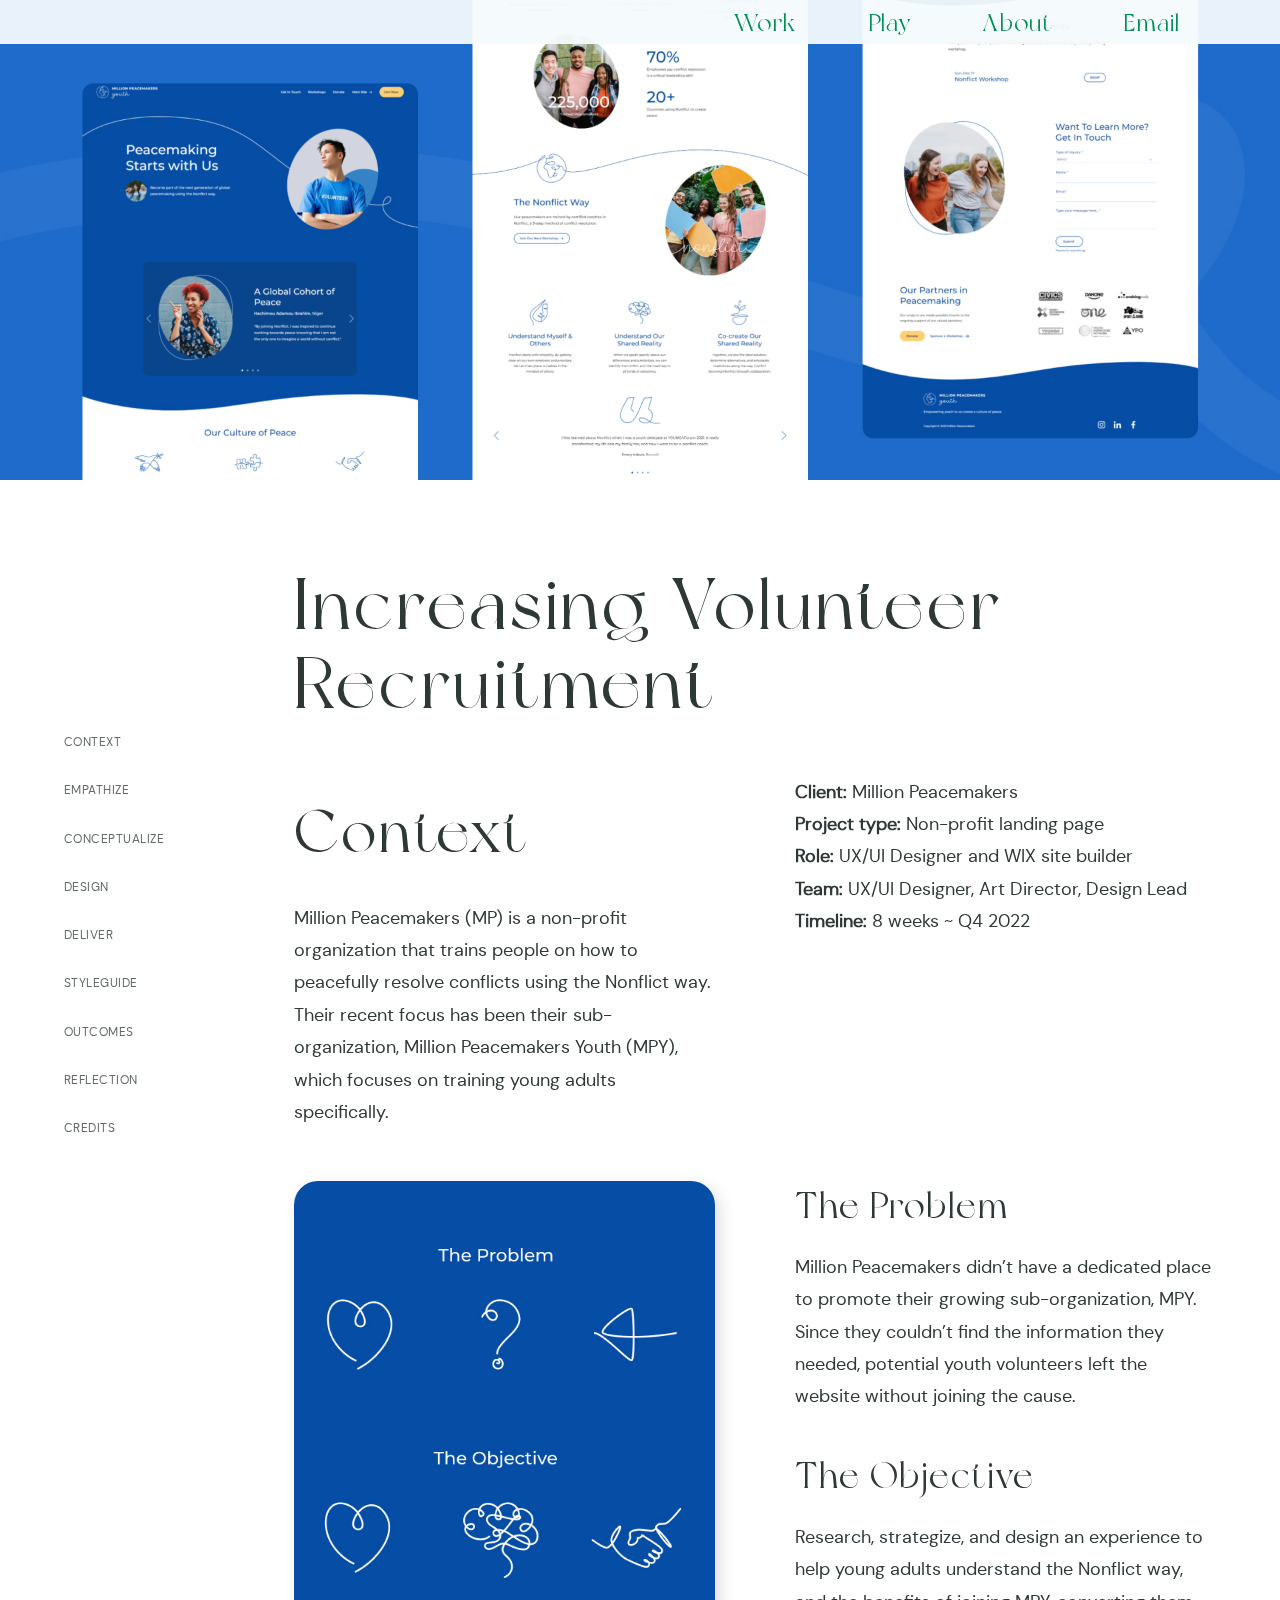
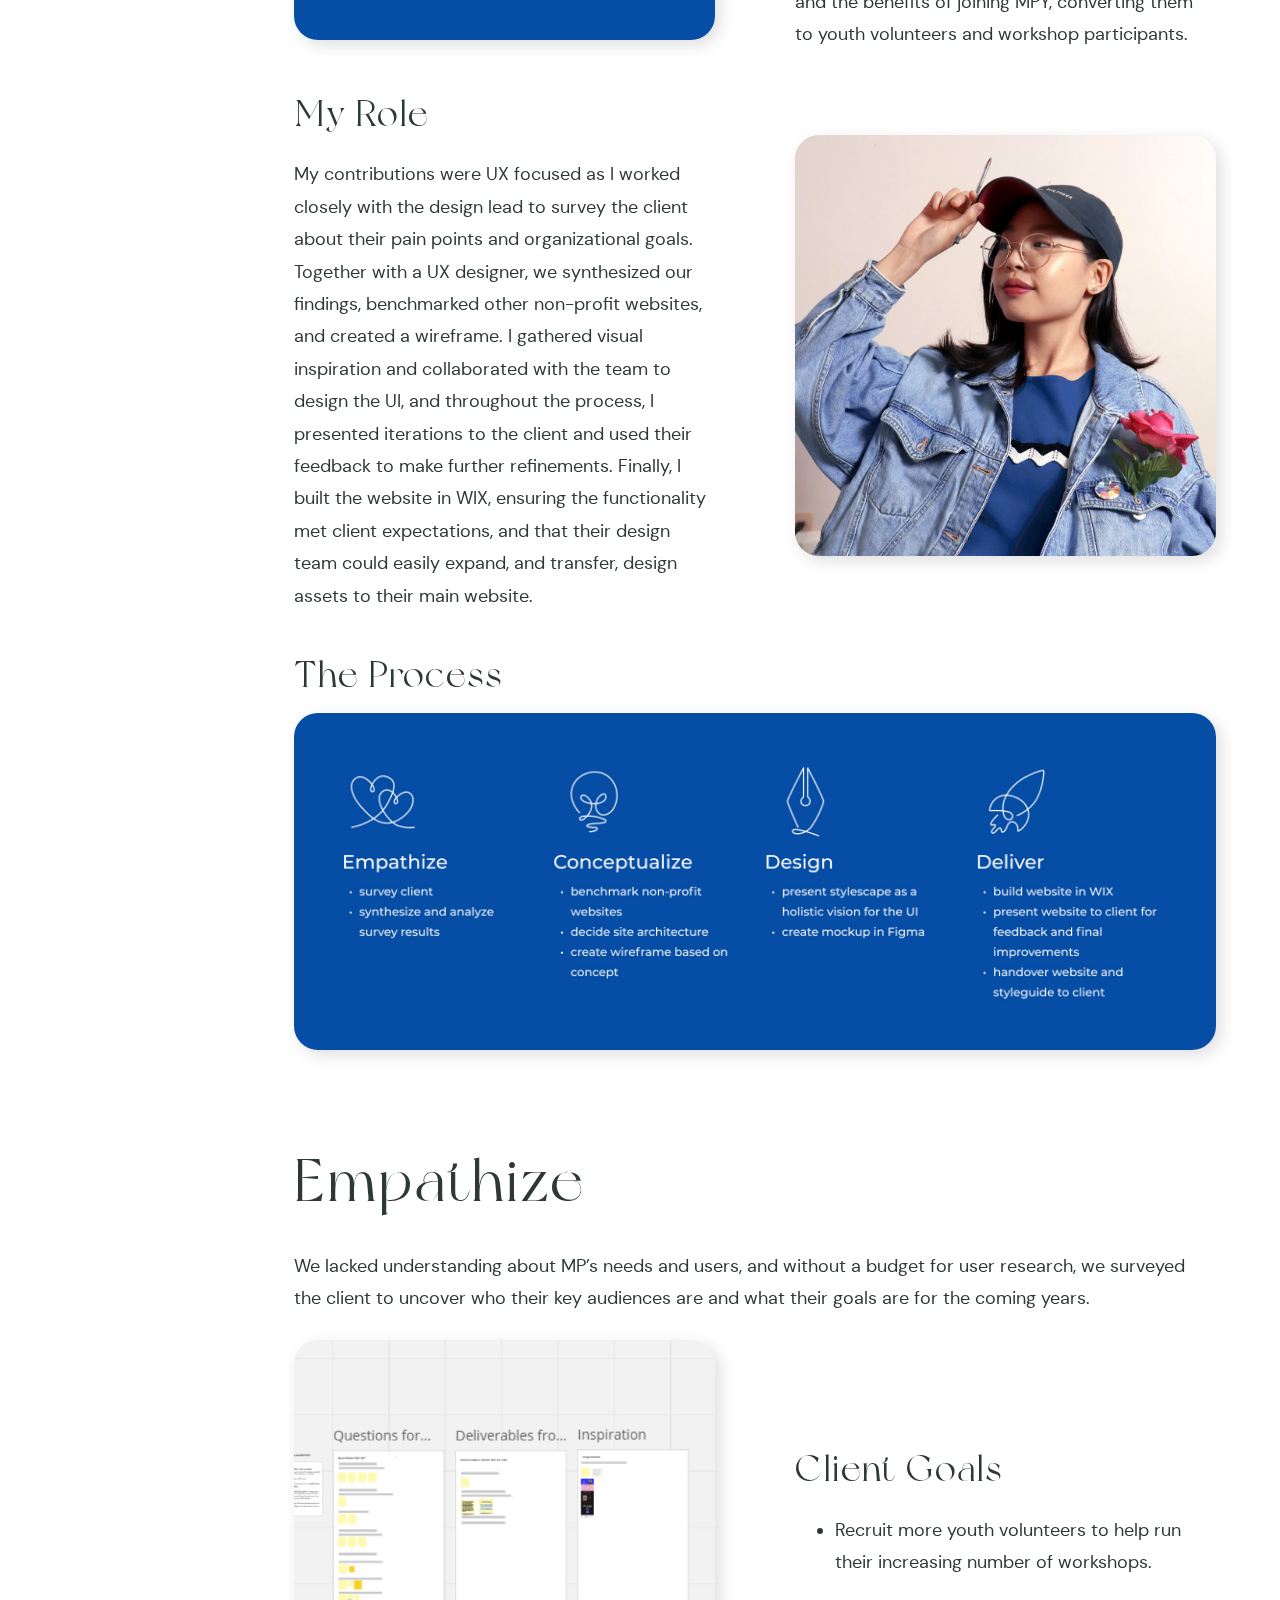
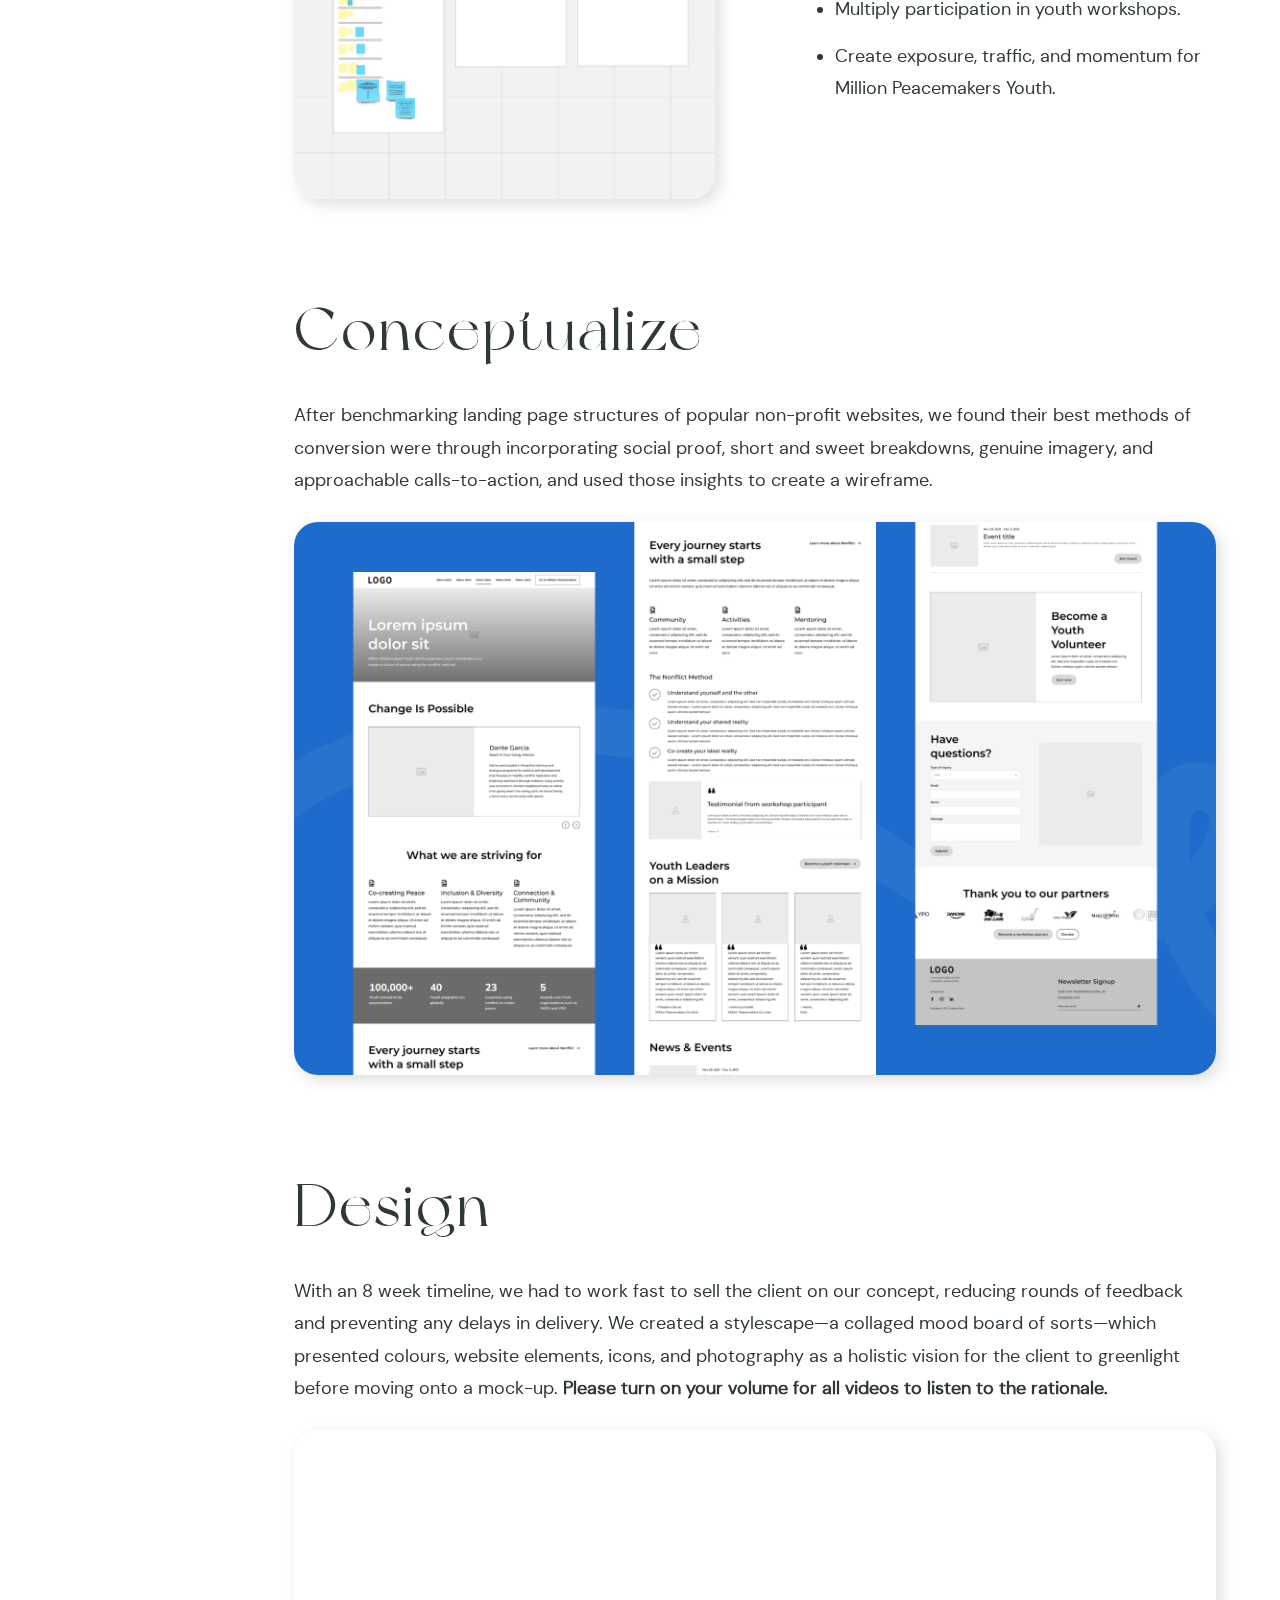
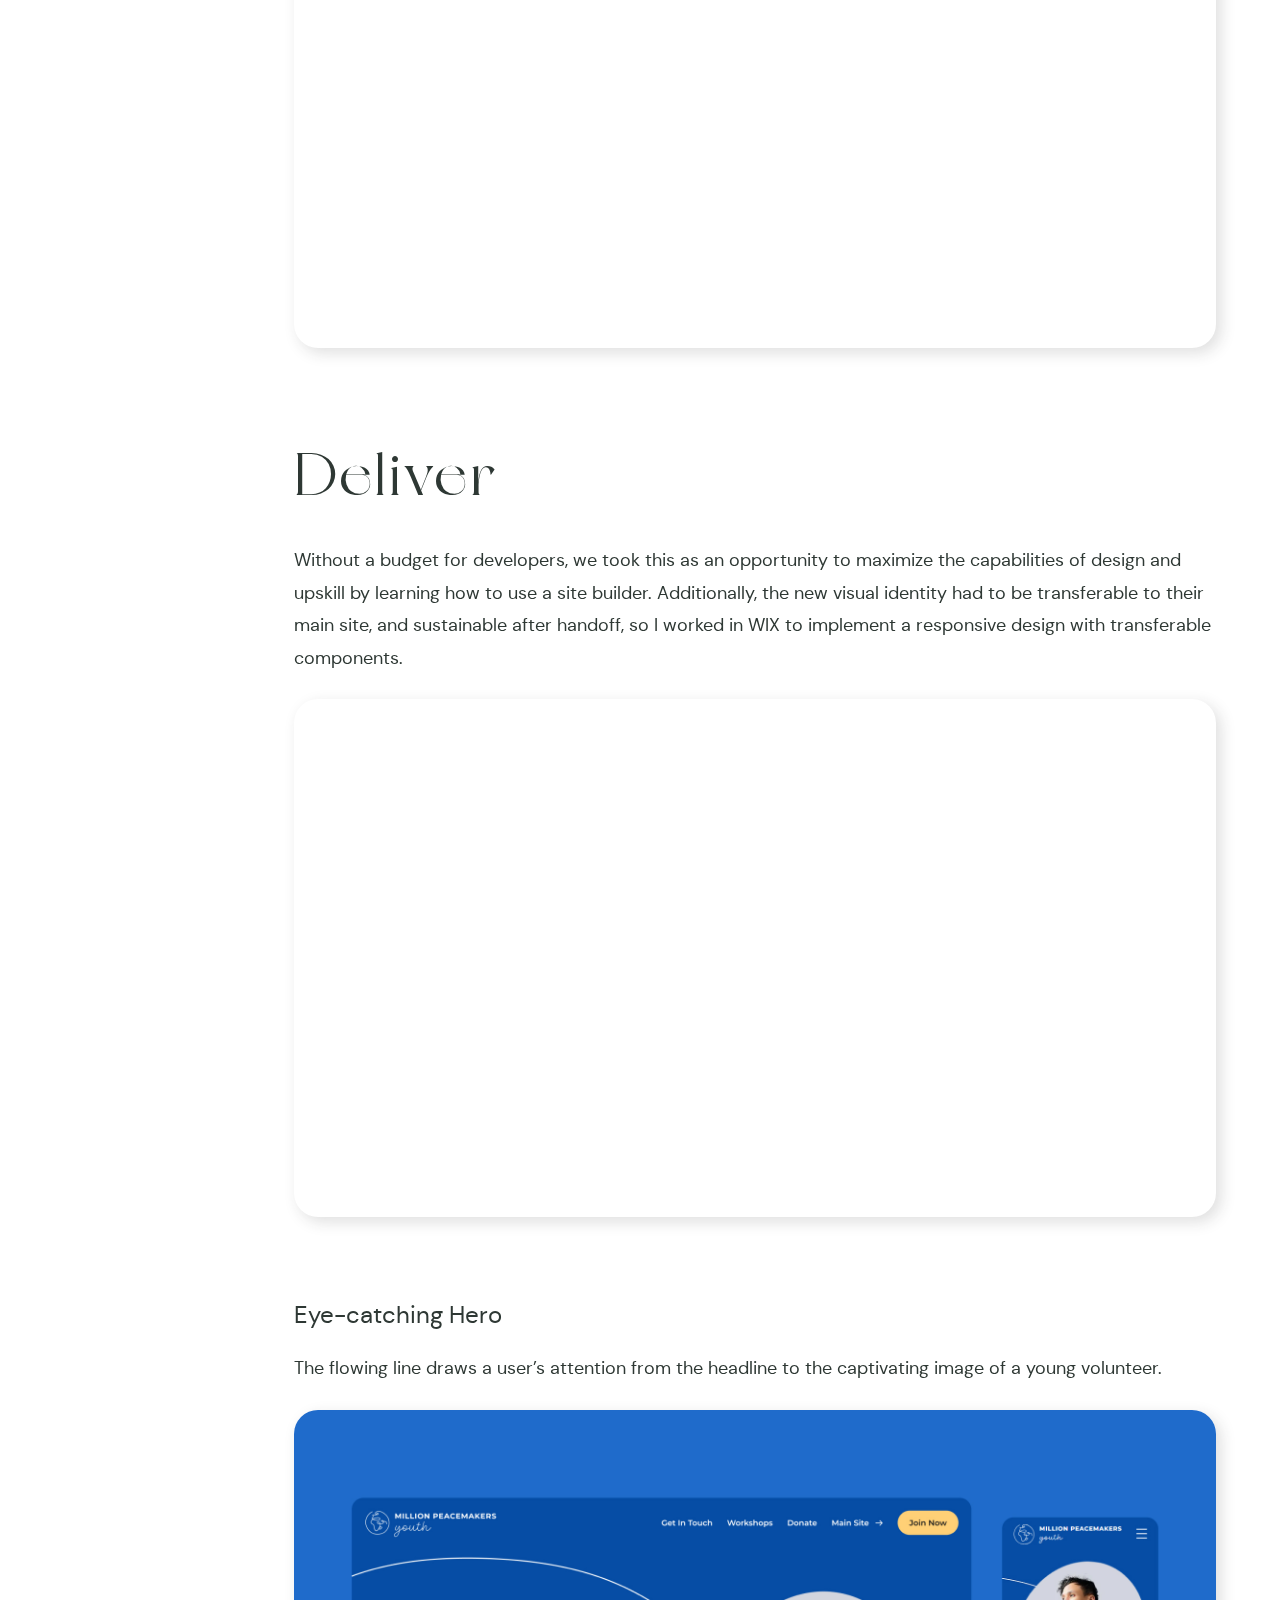
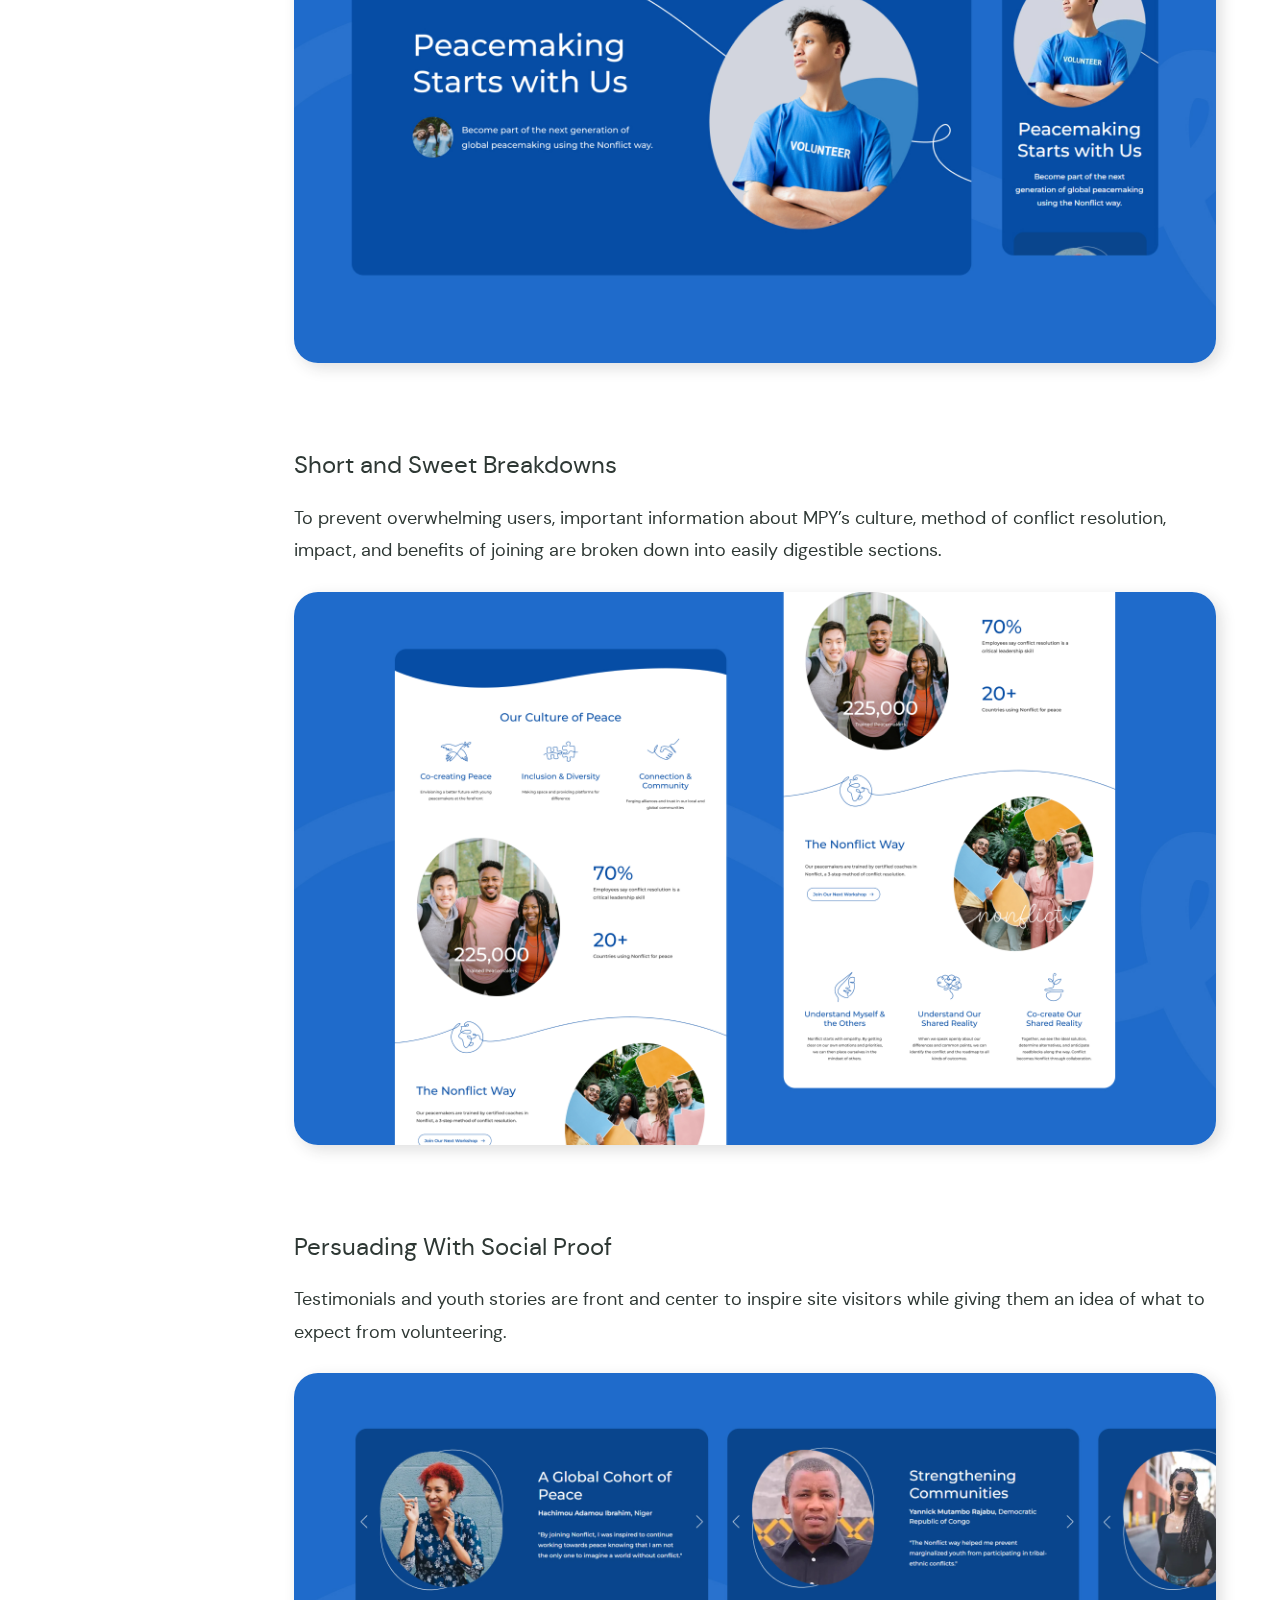
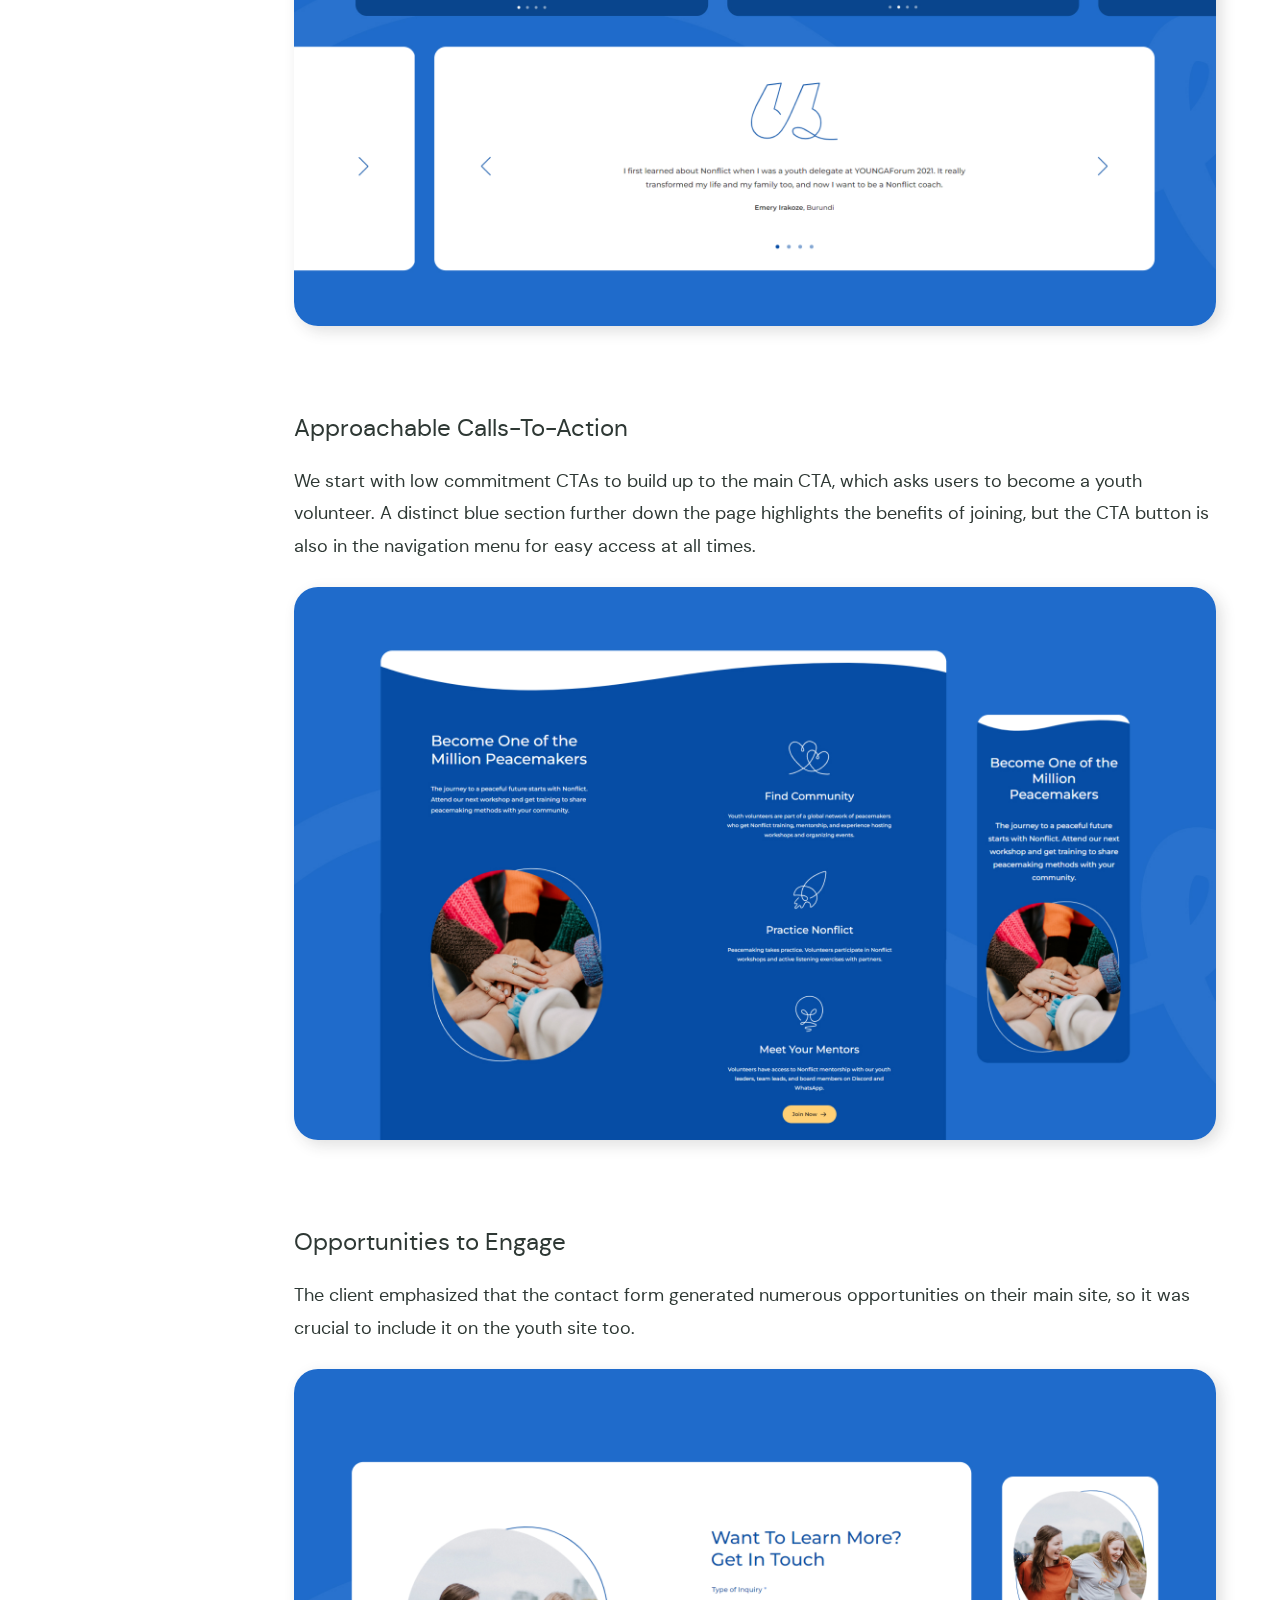
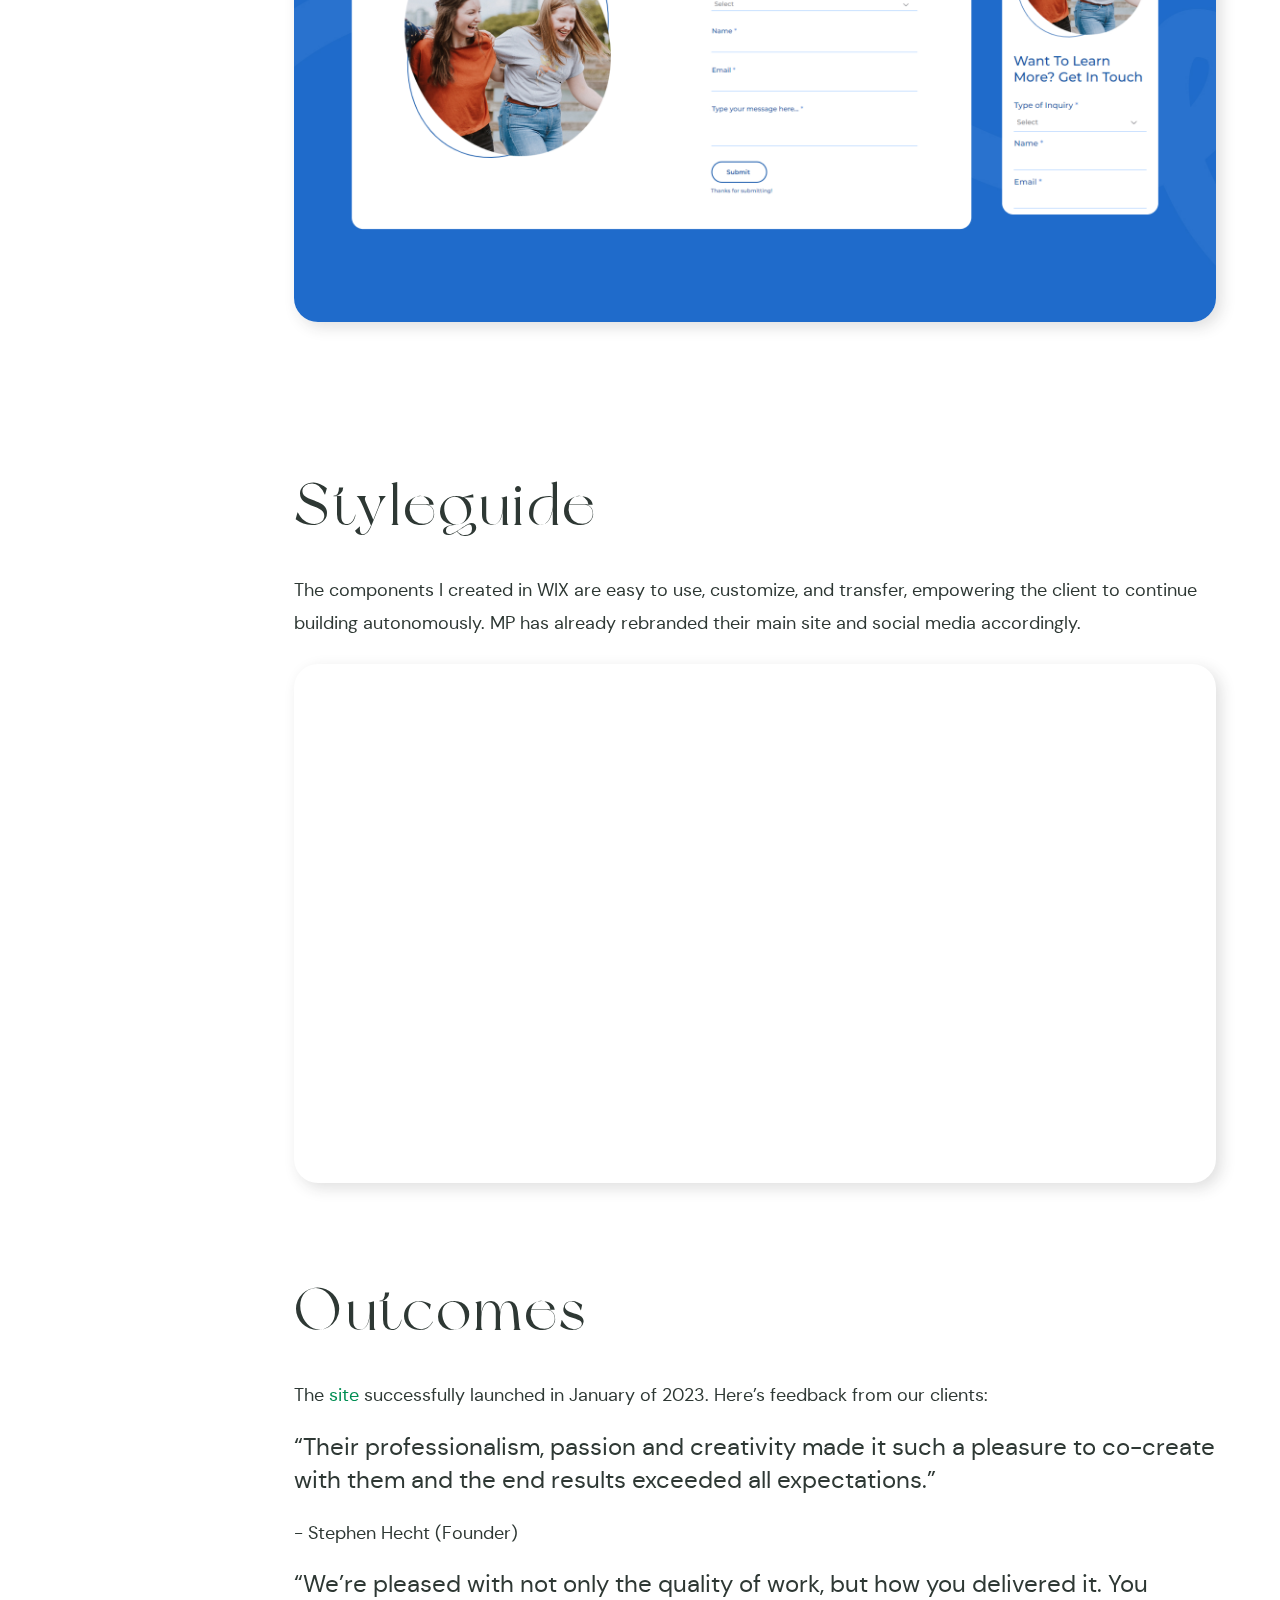
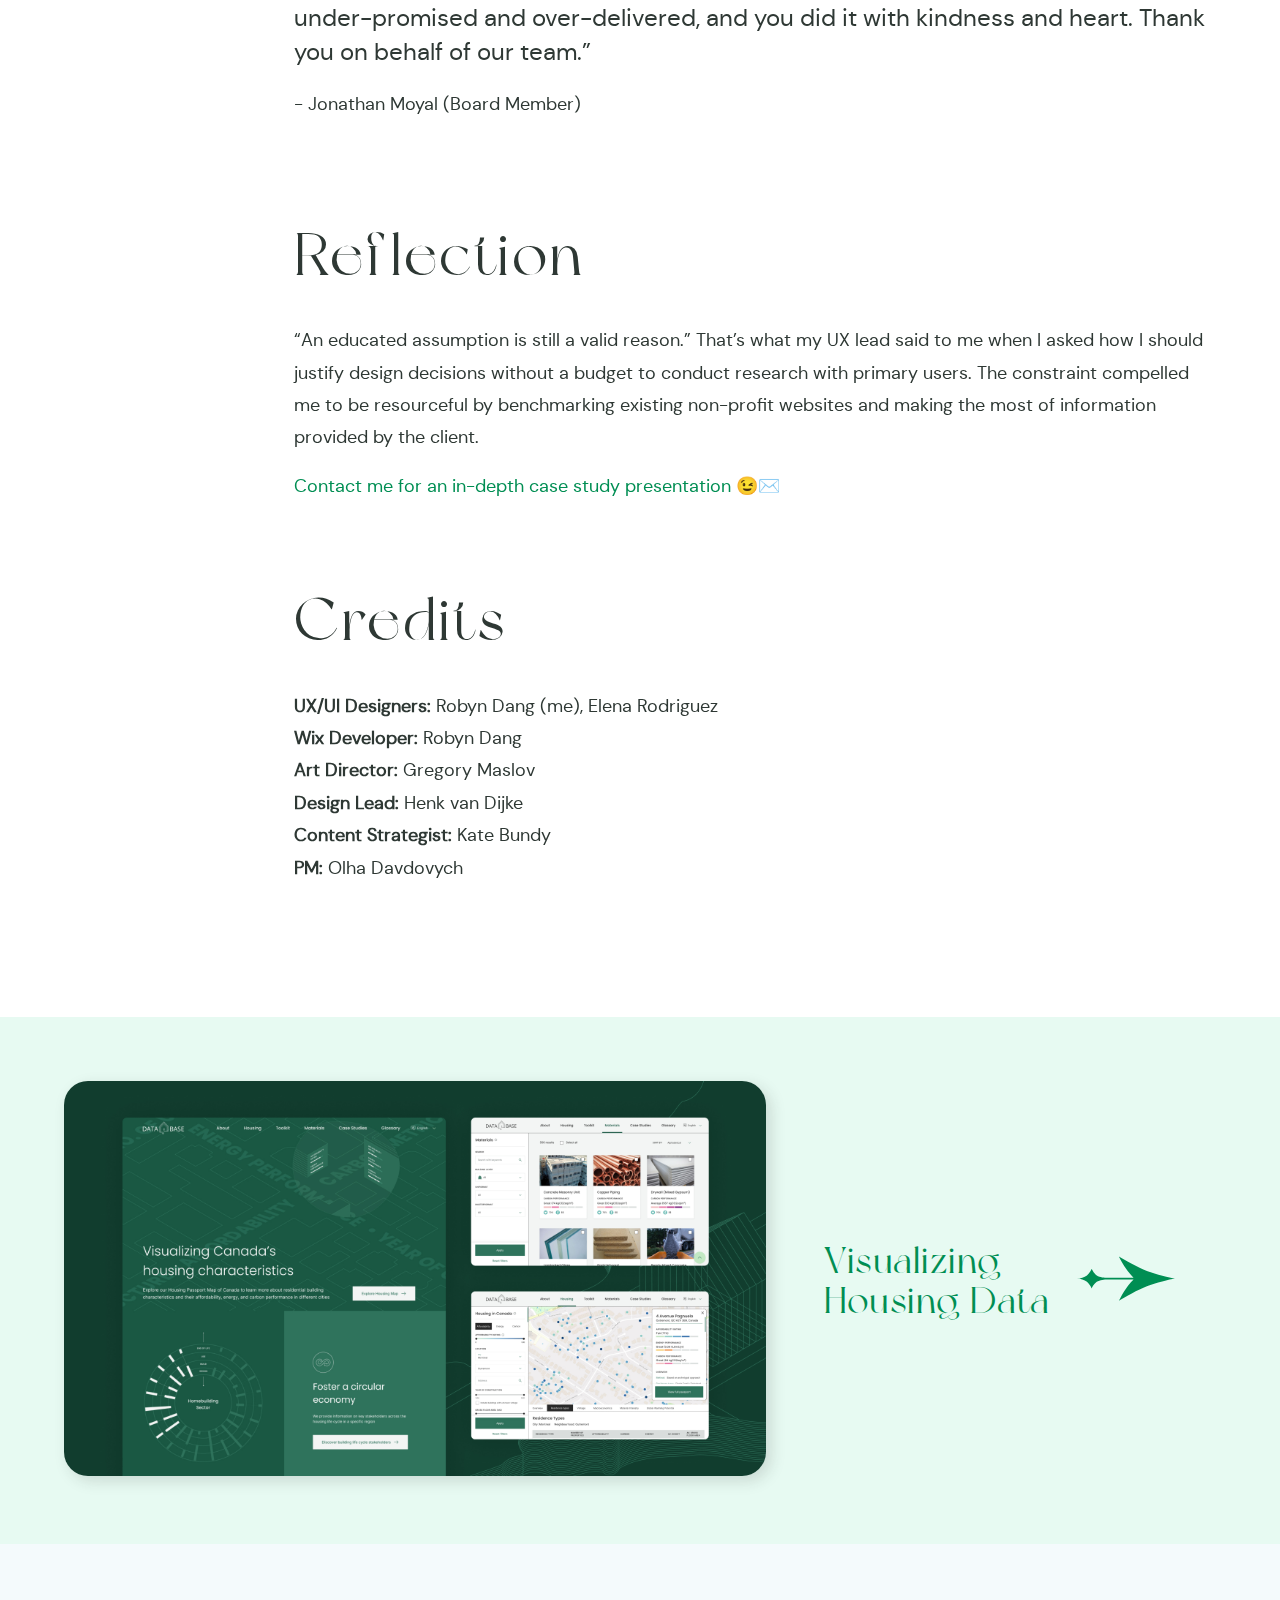
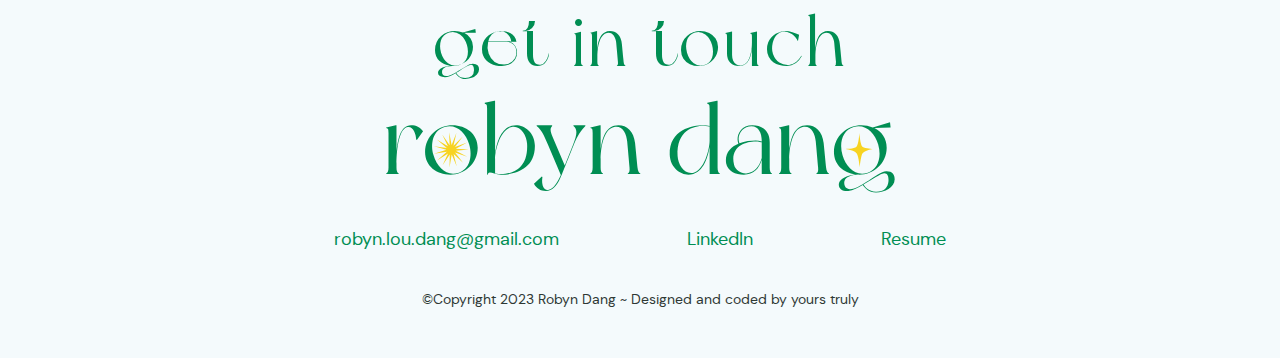
<file: MPY.html>
<!DOCTYPE html>
<html lang="en" xmlns="http://www.w3.org/1999/xhtml" xmlns:fb="http://ogp.me/ns/fb#">

<head>
  <meta charset="UTF-8">
  <meta name="viewport" content="width=device-width, initial-scale=1">

  <title>Robyn Dang</title>
  <meta name="title" content="Increasing Volunteer Recruitment" />
  <meta name="description"
    content="Designing a website to convert everyday heroes into the next generation of global peacemakers." />
  <meta property="og:locale" content="en_CA" />
  <meta property="og:locale:alternate" content="en_US" />
  <meta property="og:locale:alternate" content="en_UK" />

  <!-- Open Graph / Facebook -->
  <meta property="og:type" content="website" />
  <meta property="og:url" content="https://robyndang.github.io/Portfolio/MPY.html" />
  <meta property="og:title" content="Increasing Volunteer Recruitment" />
  <meta property="og:description"
    content="Designing a website to convert everyday heroes into the next generation of global peacemakers." />
  <meta property="og:image" content="https://i.imgur.com/7uigf9U.jpg" />

  <!-- Twitter -->
  <meta property="twitter:card" content="summary_large_image" />
  <meta property="twitter:url" content="https://robyndang.github.io/Portfolio/MPY.html" />
  <meta property="twitter:title" content="Increasing Volunteer Recruitment" />
  <meta property="twitter:description"
    content="Designing a website to convert everyday heroes into the next generation of global peacemakers." />
  <meta property="twitter:image" content="https://i.imgur.com/7uigf9U.jpg" />

  <link rel="stylesheet" type="text/css" href="styles/style2.css" />
  <script src="https://code.jquery.com/jquery-3.6.0.min.js"
    integrity="sha256-/xUj+3OJU5yExlq6GSYGSHk7tPXikynS7ogEvDej/m4=" crossorigin="anonymous"></script>
  <link rel="shortcut icon" type="image/svg" href="img/favicon-07.svg" />
</head>

<body class="white">

  <!-- !!!!!!!!!!! NAVBAR !!!!!!!!!!--->
  <navbar>
    <nav>
      <ul class="hover">
        <li><a href="index.html">Work</a>
          <ul class="dropdown">
            <li><a href="McGillDHB.html" title="Visualizing Housing Data">Visualizing Housing Data</a>
            </li>
            <li><a href="EWDesignSystem.html" title="Improving Internal Design System">Improving
                Internal Design
                System</a></li>
            <li><a href="Weverse.html" title="Boosting User Engagement">Boosting User Engagement</a>
            </li>
            <li><a href="MPY.html" title="Increasing Volunteer Recruitment" class="active">Increasing Volunteer
                Recruitment</a></li>
          </ul>
        </li>
        <li><a href="Play.html" title="Play">Play</a></li>
        <li><a href="About.html" title="About">About</a></li>
        <li> <a href="mailto:robyn.lou.dang@gmail.com">Email</a></li>
      </ul>
    </nav>
  </navbar>

  <!-- !!!!!!!!!!! HAMBURGER MENU FOR MOBILE !!!!!!!!!!--->
  <div class="hamburger-container">
    <span class="menu-icon" id="hamburgerbtn" onclick="openMenu()"><img src="img/hamburger-06.svg"
        alt="hamburger menu button" /></span>
  </div>

  <div class="menu-container" id="hamburgermenu">
    <span class="closebtn" id="hamburgerbtn" onclick="closeMenu()"><img src="img/close-14.svg"
        alt="close hamburger menu"></span>

    <div class="menu-column">
      <div class="menu-item">
        <a href="index.html" title="work" class="active">
          <h2>Work</h2>
        </a>
      </div>

      <div class="menu-item">
        <a href="McGillDHB.html" title="Visualizing Housing Data" class="active">
          <h4>Visualizing Housing Data</h4>
        </a>
      </div>
      <div class="menu-item">
        <a href="EWDesignSystem.html" title="Improving Internal Design System" class="active">
          <h4>Improving Internal Design System</h4>
        </a>
      </div>
      <div class="menu-item">
        <a href="Weverse.html" title="Boosting User Engagement" class="active">
          <h4>Boosting User Engagement</h4>
        </a>
      </div>
      <div class="menu-item">
        <a href="MPY.html" title="Increasing Volunteer Recruitment" class="active">
          <h4>Increasing Volunteer Recruitment</h4>
        </a>
      </div>

      <div class="menu-item">
        <a href="Play.html" title="play">
          <h2>Play</h2>
        </a>
      </div>
      <div class="menu-item">
        <a href="About.html" title="about">
          <h2>About</h2>
        </a>
      </div>
    </div>
  </div>

  <!--!!!!!!!!!! CONTENT !!!!!!!!!!--->
  <div class="cs-banner no-shadow">
    <img src="img/MPY/Banner.jpg" alt="case study thumbnail" />
  </div>

  <div class="wrapper">
    <!-- CASE STUDY SIDE MENU -->
    <div class="side-menu">
      <ul class="hover">
        <li><a href="#Context">Context</a></li>
        <li><a href="#Empathize">Empathize</a></li>
        <li><a href="#Conceptualize">Conceptualize</a></li>
        <li><a href="#Design">Design</a></li>
        <li><a href="#Deliver">Deliver</a></li>
        <li><a href="#Styleguide">Styleguide</a></li>
        <li><a href="#Outcomes">Outcomes</a></loveri>
        <li><a href="#Reflection">Reflection</a></li>
        <li><a href="#Credits">Credits</a></li>
      </ul>
    </div>

    <div class="page-container">
      <section id="Context">
        <h1>
          Increasing Volunteer Recruitment
        </h1>
        <div class="container-top-align">
          <div class="col-2">
            <h2>
              Context
            </h2>
            <p>
              Million Peacemakers (MP) is a non-profit organization that trains people on how to peacefully resolve
              conflicts using the Nonflict way. Their recent focus has been their sub-organization, Million Peacemakers
              Youth (MPY), which focuses on training young adults specifically.
            <p>
          </div>
          <div class="col-2">
            <p>
              <b>Client:</b> Million Peacemakers<br>
              <b>Project type:</b> Non-profit landing page<br>
              <b>Role:</b> UX/UI Designer and WIX site builder<br>
              <b>Team:</b> UX/UI Designer, Art Director, Design Lead<br>
              <b>Timeline:</b> 8 weeks ~ Q4 2022<br>
            <p>
          </div>
        </div>

        <div class="container">
          <div class="col-2">
            <img src="img/MPY/ProblemObjective.jpg" alt="" />
          </div>

          <div class="col-2">
            <h3>
              The Problem
            </h3>
            <p>
              Million Peacemakers didn’t have a dedicated place to promote their growing sub-organization, MPY. Since
              they couldn’t find the information they needed, potential youth volunteers left the website without
              joining the cause.
            </p>
            <br>
            <h3>
              The Objective
            </h3>
            <p>
              Research, strategize, and design an experience to help young adults understand the Nonflict way, and the
              benefits of joining MPY, converting them to youth volunteers and workshop participants.
            </p>
          </div>
        </div>

        <div class="container">
          <div class="col-2">
            <h3>
              My Role
            </h3>
            <p>
              My contributions were UX focused as I worked closely with the design lead to survey the client about their
              pain points and organizational goals. Together with a UX designer, we synthesized our findings,
              benchmarked other non-profit websites, and created
              a wireframe. I gathered visual inspiration and collaborated with the team to design the UI, and throughout
              the process, I presented iterations to the client and used their feedback to make further refinements.
              Finally, I built the website in WIX, ensuring the functionality met client expectations, and that their
              design team could easily expand, and transfer, design assets to their main website.
            </p>
          </div>
          <div class="col-2">
            <img src="img/MPY/MyRole.jpg">
          </div>
        </div>

        <div class="container">
          <div class="col-full">
            <h3>
              The Process
            </h3>
            <img src="img/MPY/Process.jpg" alt="
              Phase 1: Empathize
              - survey client 
              - synthesize and analyze survey results
              Phase 2: Conceptualize 
              - benchmark non-profit websites 
              - decide site architecture 
              - create wireframe based on concept 
              Phase 3: Design 
              - present stylescape as a holistic vision for the UI 
              - create mockup in Figma 
              Phase 4: 
              - build website in WIX 
              - present website to client for feedback and final improvements
              - handover website and styleguide to client" />
          </div>
        </div>
      </section>

      <section id="Empathize">
        <div class="container">
          <div class="col-full">
            <h2>
              Empathize
            </h2>
            <p>
              We lacked understanding about MP’s needs and users, and without a budget for user research, we surveyed
              the client to uncover who their key audiences are and what their goals are for the coming years.
            </p>
          </div>
        </div>

        <div class="container">
          <div class="col-2">
            <img src="img/MPY/ClientGoals.jpg" alt="">
          </div>
          <div class="col-2">
            <h3>
              Client Goals
            </h3>
            <ul>
              <li>Recruit more youth volunteers to help run their increasing number of workshops.</li>
              <li>Multiply participation in youth workshops.</li>
              <li>Create exposure, traffic, and momentum for Million Peacemakers Youth.
              </li>
            </ul>
          </div>
        </div>
      </section>

      <section id="Conceptualize">
        <div class="container">
          <div class="col-full">
            <h2>
              Conceptualize
            </h2>
            <p>
              After benchmarking landing page structures of popular non-profit websites, we found their best methods of
              conversion were through incorporating social proof, short and sweet breakdowns, genuine imagery, and
              approachable calls-to-action, and
              used those insights to create a wireframe.
            </p>
          </div>
          <div class="col-full">
            <img src="img/MPY/Conceptualize.jpg" alt="">
          </div>
        </div>
      </section>

      <section id="Design">
        <div class="container">
          <div class="col-full">
            <h2>
              Design
            </h2>
            <p>
              With an 8 week timeline, we had to work fast to sell the client on our concept, reducing rounds of
              feedback and preventing any delays in delivery. We created a stylescape—a collaged mood board of
              sorts—which presented colours, website elements, icons, and photography as a holistic vision for the
              client to greenlight before moving onto a mock-up.
              <b>
                Please turn on your volume for all videos to listen to the rationale.
              </b>
            </p>
          </div>
          <div class="col-full">
            <div style="padding:56.25% 0 0 0;position:relative;"><iframe
                src="https://player.vimeo.com/video/899643503?badge=0&amp;autopause=0&amp;player_id=0&amp;app_id=58479"
                frameborder="0" allow="autoplay; fullscreen; picture-in-picture"
                style="position:absolute;top:0;left:0;width:100%;height:100%;" title="Stylescape"></iframe></div>
            <script src="https://player.vimeo.com/api/player.js"></script>
          </div>
        </div>
      </section>

      <section id="Deliver">
        <div class="container-padded">
          <div class="col-full">
            <h2>
              Deliver
            </h2>
            <p>
              Without a budget for developers, we took this as an opportunity to maximize the capabilities of design and
              upskill by learning how to use a site builder. Additionally, the new visual identity had to be
              transferable to their main site, and sustainable after handoff, so I worked in WIX to implement a
              responsive design with transferable components.
            </p>
          </div>
          <div class="col-full">
            <div style="padding:56.25% 0 0 0;position:relative;"><iframe
                src="https://player.vimeo.com/video/899643471?badge=0&amp;autopause=0&amp;player_id=0&amp;app_id=58479"
                frameborder="0" allow="autoplay; fullscreen; picture-in-picture"
                style="position:absolute;top:0;left:0;width:100%;height:100%;" title="Deliver"></iframe></div>
          </div>
        </div>

        <div class="container-padded">
          <div class="col-full">
            <h4>
              Eye-catching Hero 
            </h4>
            <p>
              The flowing line draws a user’s attention from the headline to the captivating image of a young
              volunteer.
            </p>
          </div>
          <div class="col-full">
            <img src="img/MPY/EyeCatchingHero.jpg">
          </div>
        </div>

        <div class="container-padded">
          <div class="col-full">
            <h4>
              Short and Sweet Breakdowns 
            </h4>
            <p>
              To prevent overwhelming users, important information about MPY’s culture, method of conflict resolution,
              impact, and benefits of joining are broken down into easily digestible sections.
            </p>
          </div>
          <div class="col-full">
            <img src="img/MPY/SweetBreakdowns.jpg">
          </div>
        </div>

        <div class="container-padded">
          <div class="col-full">
            <h4>
              Persuading With Social Proof
            </h4>
            <p>
              Testimonials and youth stories are front and center to inspire site visitors while giving them an idea
              of
              what to expect from volunteering.
            </p>
          </div>
          <div class="col-full">
            <img src="img/MPY/SocialProof.jpg">
          </div>
        </div>

        <div class="container-padded">
          <div class="col-full">
            <h4>
              Approachable Calls-To-Action
            </h4>
            <p>
              We start with low commitment CTAs to build up to the main CTA, which asks users to become a youth
              volunteer. A distinct blue section further down the page highlights the benefits of joining, but the CTA
              button is also in the navigation menu for easy access at all times.
            </p>
          </div>
          <div class="col-full">
            <img src="img/MPY/ApproachableCTAs.jpg">
          </div>
        </div>

        <div class="container-padded">
          <div class="col-full">
            <h4>
              Opportunities to Engage
            </h4>
            <p>
              The client emphasized that the contact form generated numerous opportunities on their main site, so it
              was
              crucial to include it on the youth site too.
            </p>
          </div>
          <div class="col-full">
            <img src="img/MPY/Engage.jpg">
          </div>
        </div>
      </section>

      <section id="Styleguide">
        <div class="container">
          <div class="col-full">
            <h2> Styleguide</h2>
            <p>
              The components I created in WIX are easy to use, customize, and transfer, empowering the client to
              continue building autonomously. MP has already rebranded their main site and social media accordingly.
            </p>
          </div>
          <div class="col-full">
            <div style="padding:56.25% 0 0 0;position:relative;"><iframe
                src="https://player.vimeo.com/video/899643498?badge=0&amp;autopause=0&amp;player_id=0&amp;app_id=58479"
                frameborder="0" allow="autoplay; fullscreen; picture-in-picture"
                style="position:absolute;top:0;left:0;width:100%;height:100%;" title="Styleguide"></iframe></div>
            <script src="https://player.vimeo.com/api/player.js"></script>
          </div>
        </div>
      </section>

      <section id="Outcomes">
        <div class="container">
          <div class="col-full">
            <h2>
              Outcomes
            </h2>
            <p class="hover">
              The <a href="https://www.millionpeacemakersyouth.org/" target=”_blank”>site</a> successfully launched in
              January of 2023.
              Here’s feedback from our clients:
            </p>
            <h4>
              “Their professionalism, passion and creativity made it such a pleasure to co-create with them and the end
              results exceeded all expectations.”
            </h4>
            <p>
              - Stephen Hecht (Founder)
            </p>
            <h4>
              “We’re pleased with not only the quality of work, but how you delivered it. You under-promised and
              over-delivered, and you did it with kindness and heart. Thank you on behalf of our team.”
            </h4>
            <p>
              - Jonathan Moyal (Board Member)
            </p>
          </div>
        </div>
      </section>

      <section id="Reflection">
        <div class="container">
          <div class="col-full">
            <h2>
              Reflection
            </h2>
            <p>
              “An educated assumption is still a valid reason.” That’s what my UX lead said to me when I asked how I
              should justify design decisions without a budget to conduct research with primary users. The constraint
              compelled me to be resourceful by benchmarking existing non-profit websites and making the most of
              information provided by the client.
            </p>
          </div>
        </div>
        <div class="container hover">
          <a href="mailto:robyn.lou.dang@gmail.com">Contact me for an in-depth case study presentation 😉✉️</a>
        </div>
      </section>

      <section id="Credits">
        <div class="container">
          <div class="col-full">
            <h2>
              Credits
            </h2>
            <p>
              <b>UX/UI Designers:</b> Robyn Dang (me), Elena Rodriguez<br>
              <b>Wix Developer:</b> Robyn Dang<br>
              <b>Art Director:</b> Gregory Maslov<br>
              <b>Design Lead:</b> Henk van Dijke<br>
              <b>Content Strategist:</b> Kate Bundy<br>
              <b>PM:</b> Olha Davdovych<br>
            </p>
          </div>
        </div>
      </section>
    </div>
  </div>

  <!--!!!!!!!!!! NEXT CASE STUDY !!!!!!!!!!--->
  <div class="next-case-study hover">
    <div class="next-cs-thumbnail">
      <img src="img/McGillDHB/MGL-Thumbnail.jpg" alt="">
    </div>
    <a href="McGillDHB.html">
      <h3>
        Visualizing Housing Data
      </h3>
    </a>
    <div class="arrow-icon no-shadow">
      <img src="img/arrow.svg" alt="arrow right">
    </div>
  </div>

  <!--!!!!!!!!!! CONTACT !!!!!!!!!!--->
  <div class="flex-contact" id="flex-contact">

    <h1>get in touch</h1>
    <div class="no-shadow">
      <img src="img/contact-04.svg" alt="robyn dang">
    </div>

    <div id="contact-fullspan" class="hover">
      <div class="contact-item-3">
        <a href="mailto:robyn.lou.dang@gmail.com">
          robyn.lou.dang@gmail.com
        </a>
      </div>
      <div class="contact-item-3">
        <a href="https://www.linkedin.com/in/robyndang/" target="_blank">
          LinkedIn
        </a>
      </div>
      <div class="contact-item-3">
        <a href="https://drive.google.com/file/d/1tBFEi5O9QRtVIHv6xPkEQexWCgGxGB01/view?usp=sharing"
          target="_blank">Resume</a>
      </div>
    </div>

    <small>©Copyright 2023 Robyn Dang ~ Designed and coded by yours truly</small>

  </div>


  <!--Linking to JavaScript here-->
  <!-- <script src="scripts/butter.js"></script> -->
  <script src="scripts/script.js"></script>
  <script src="https://player.vimeo.com/api/player.js"></script>
</body>

</html>
</file>
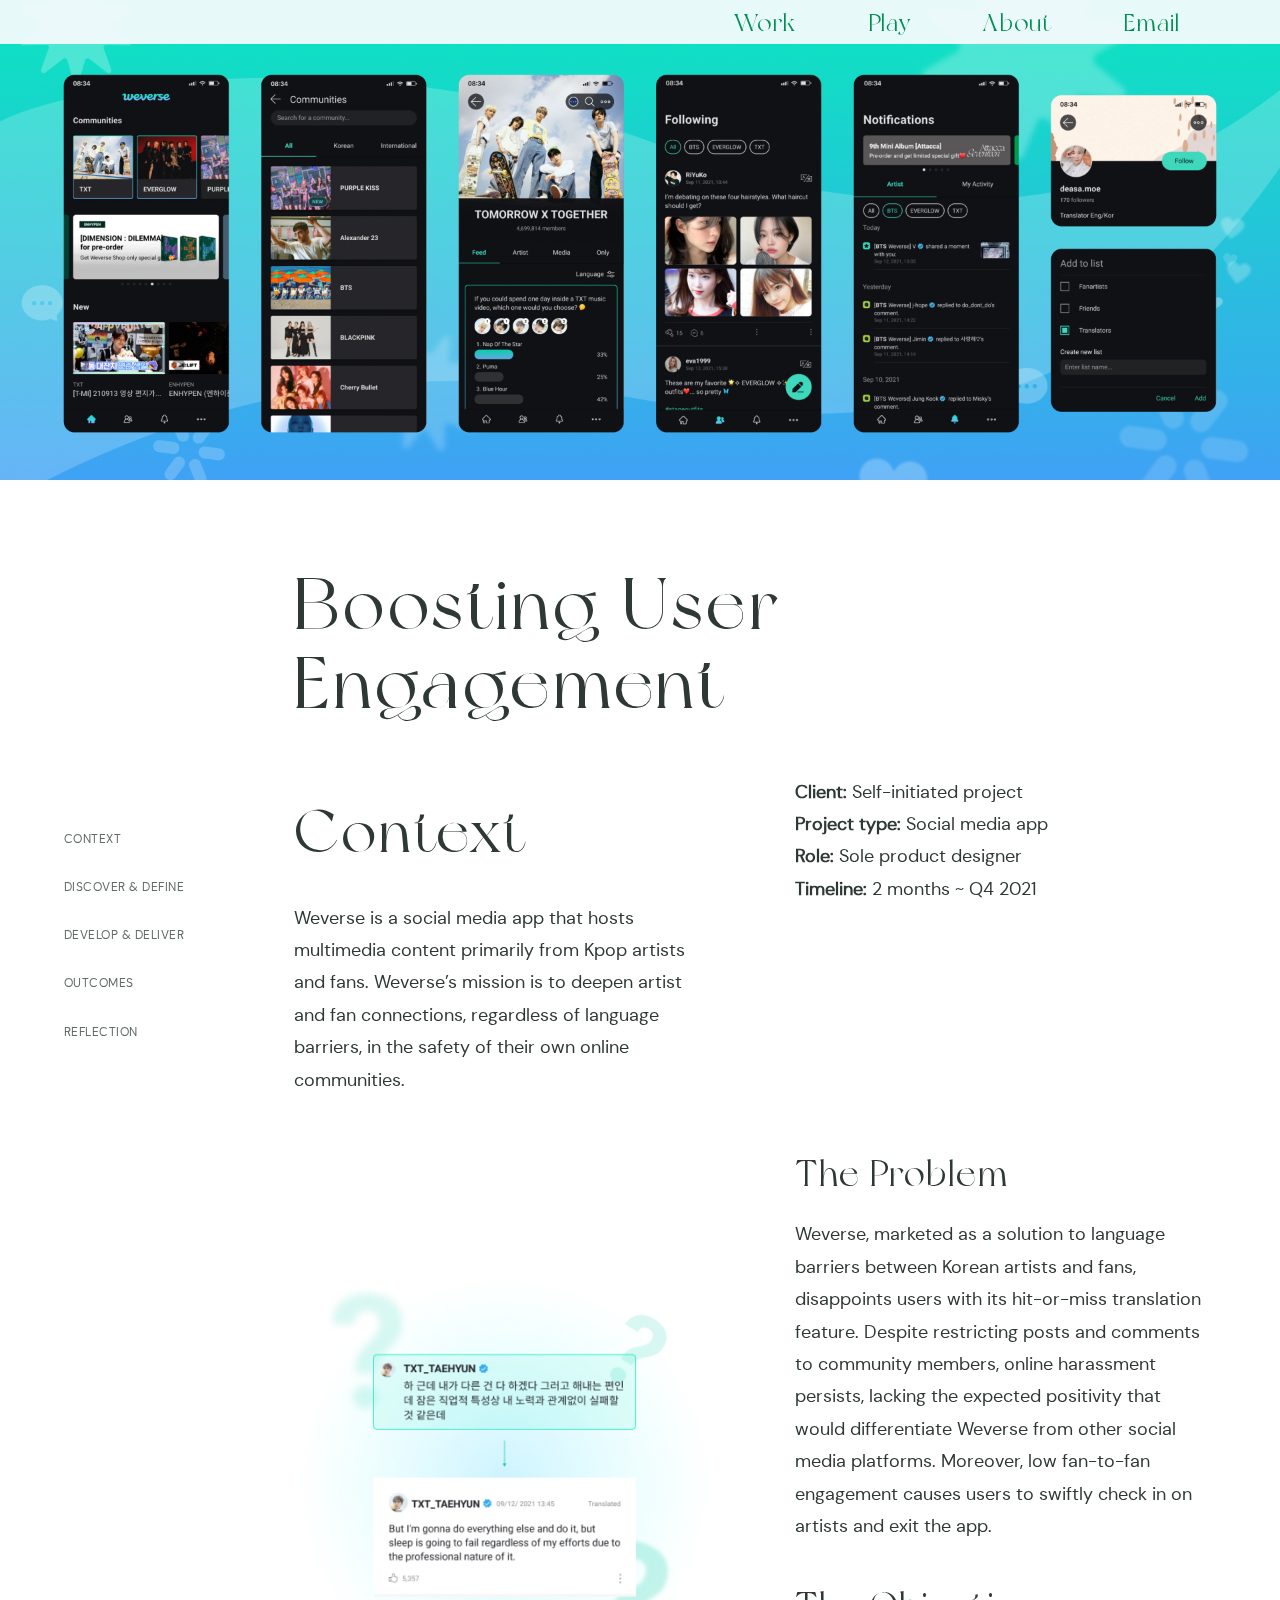
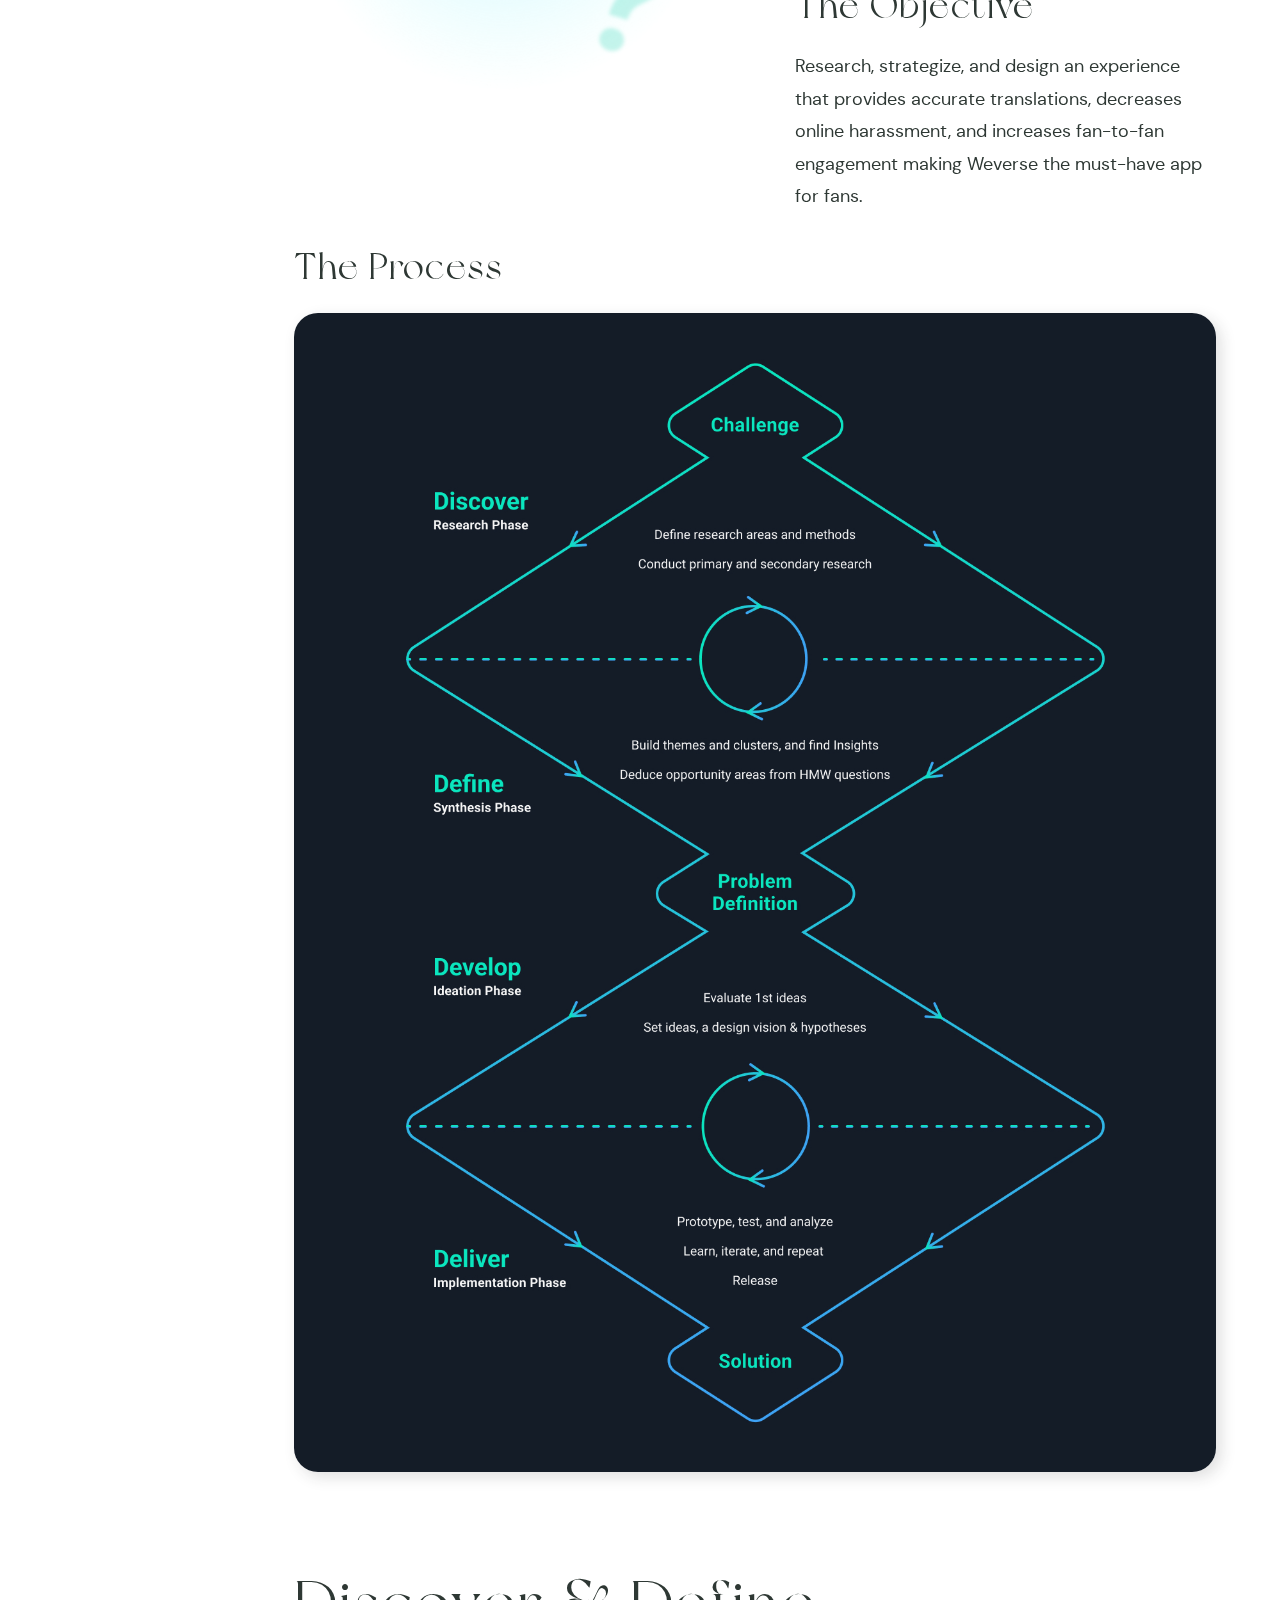
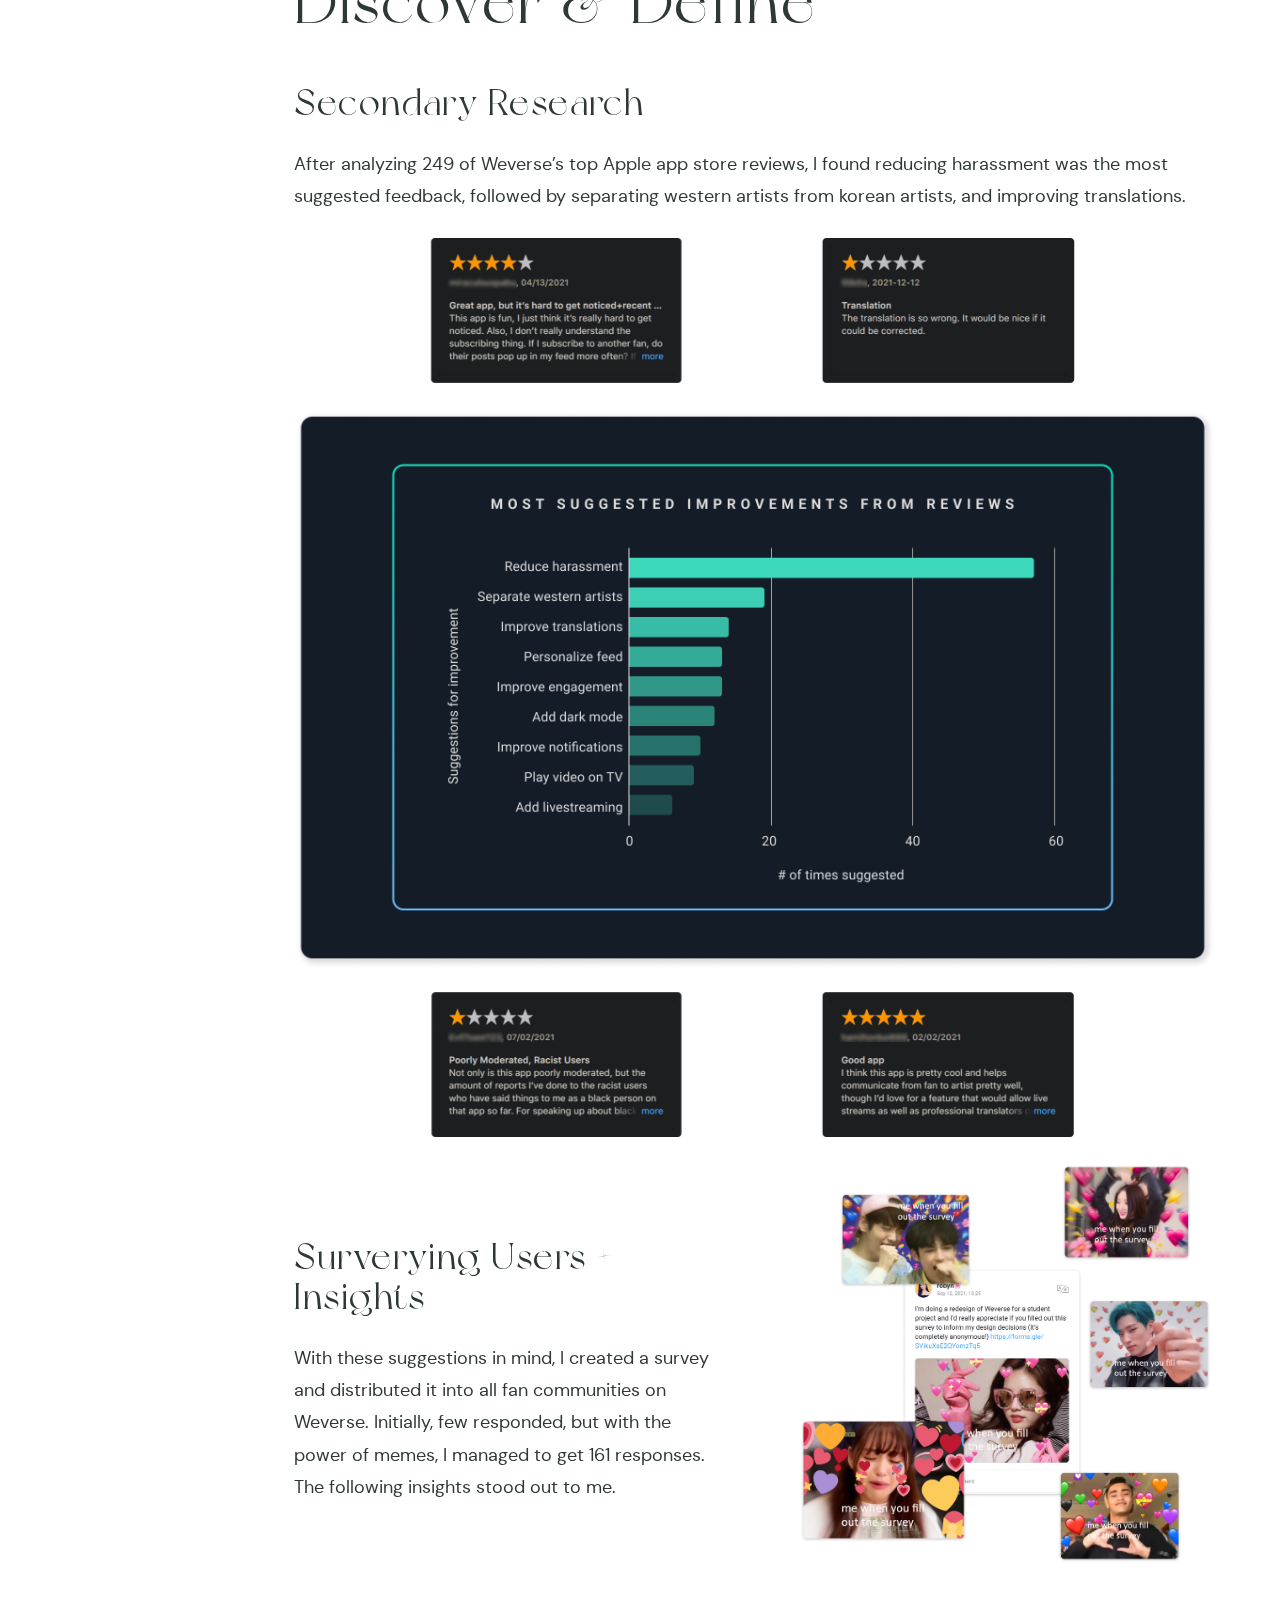
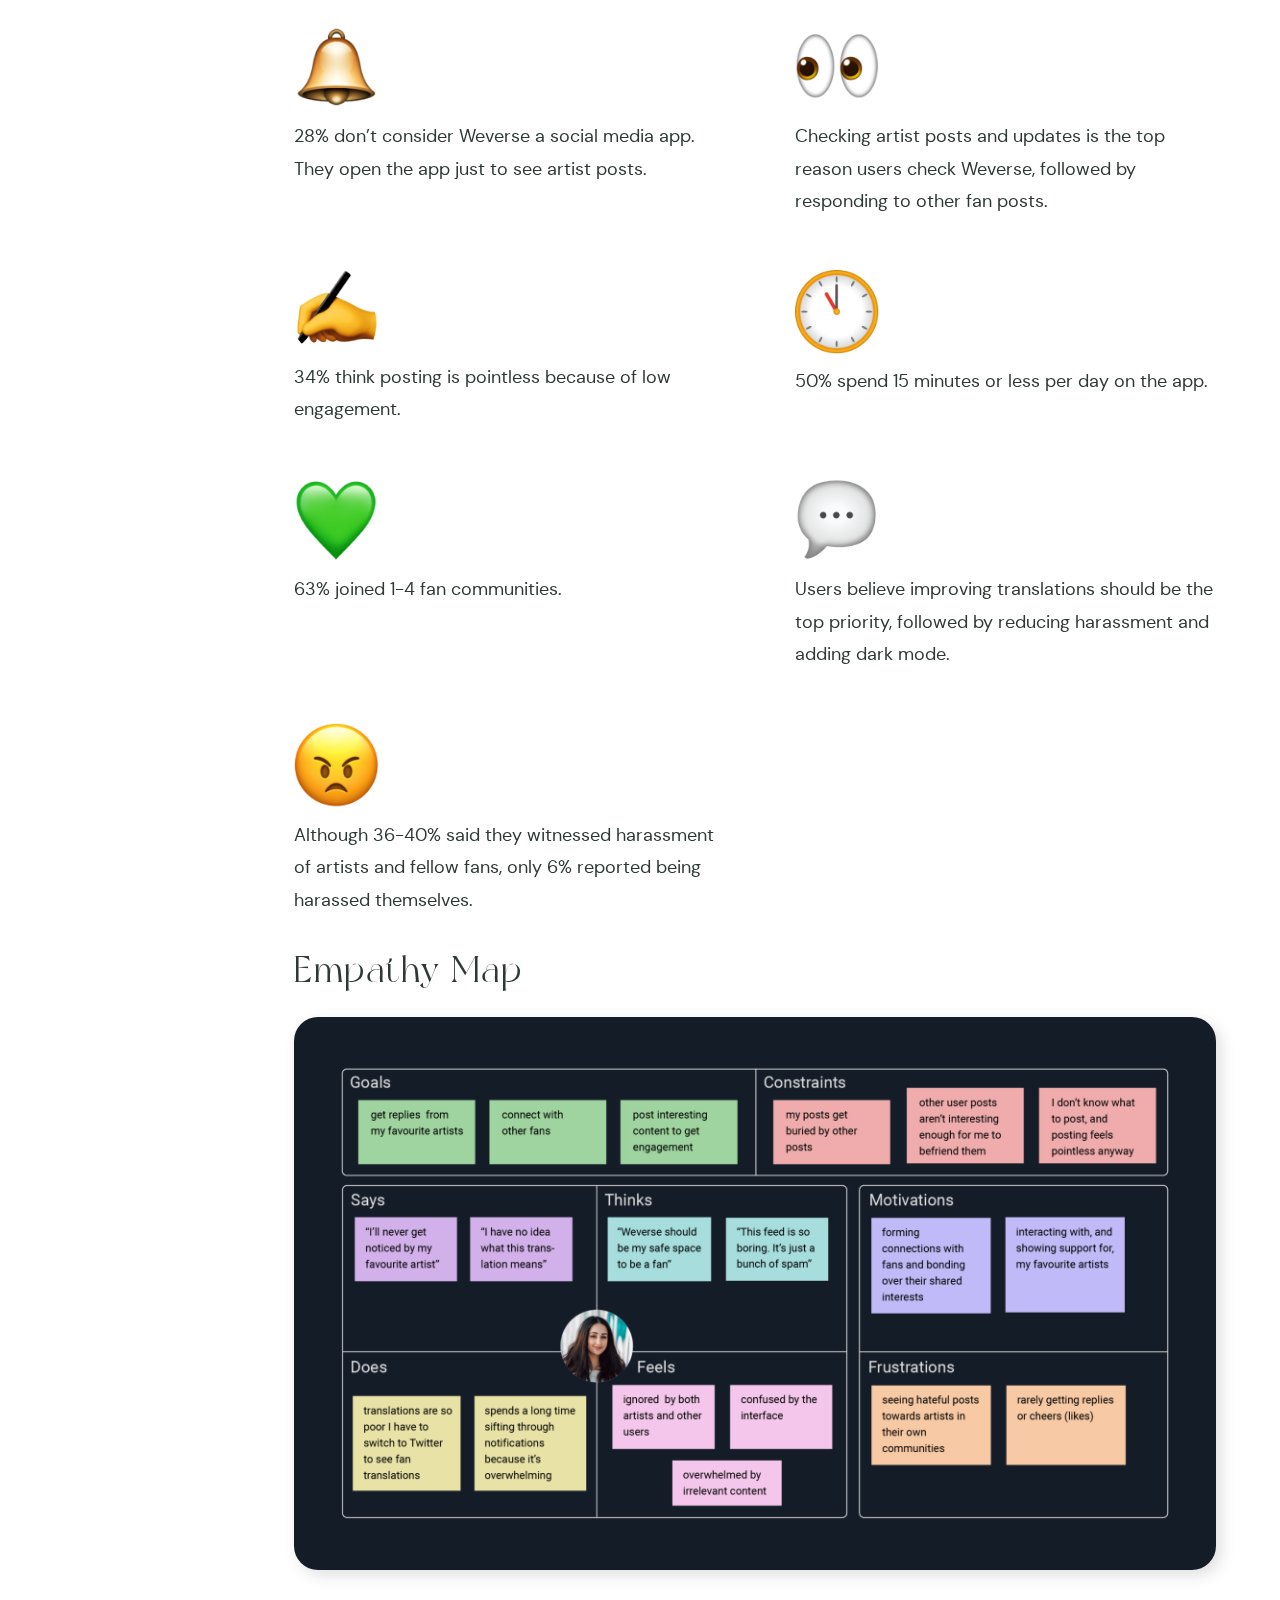
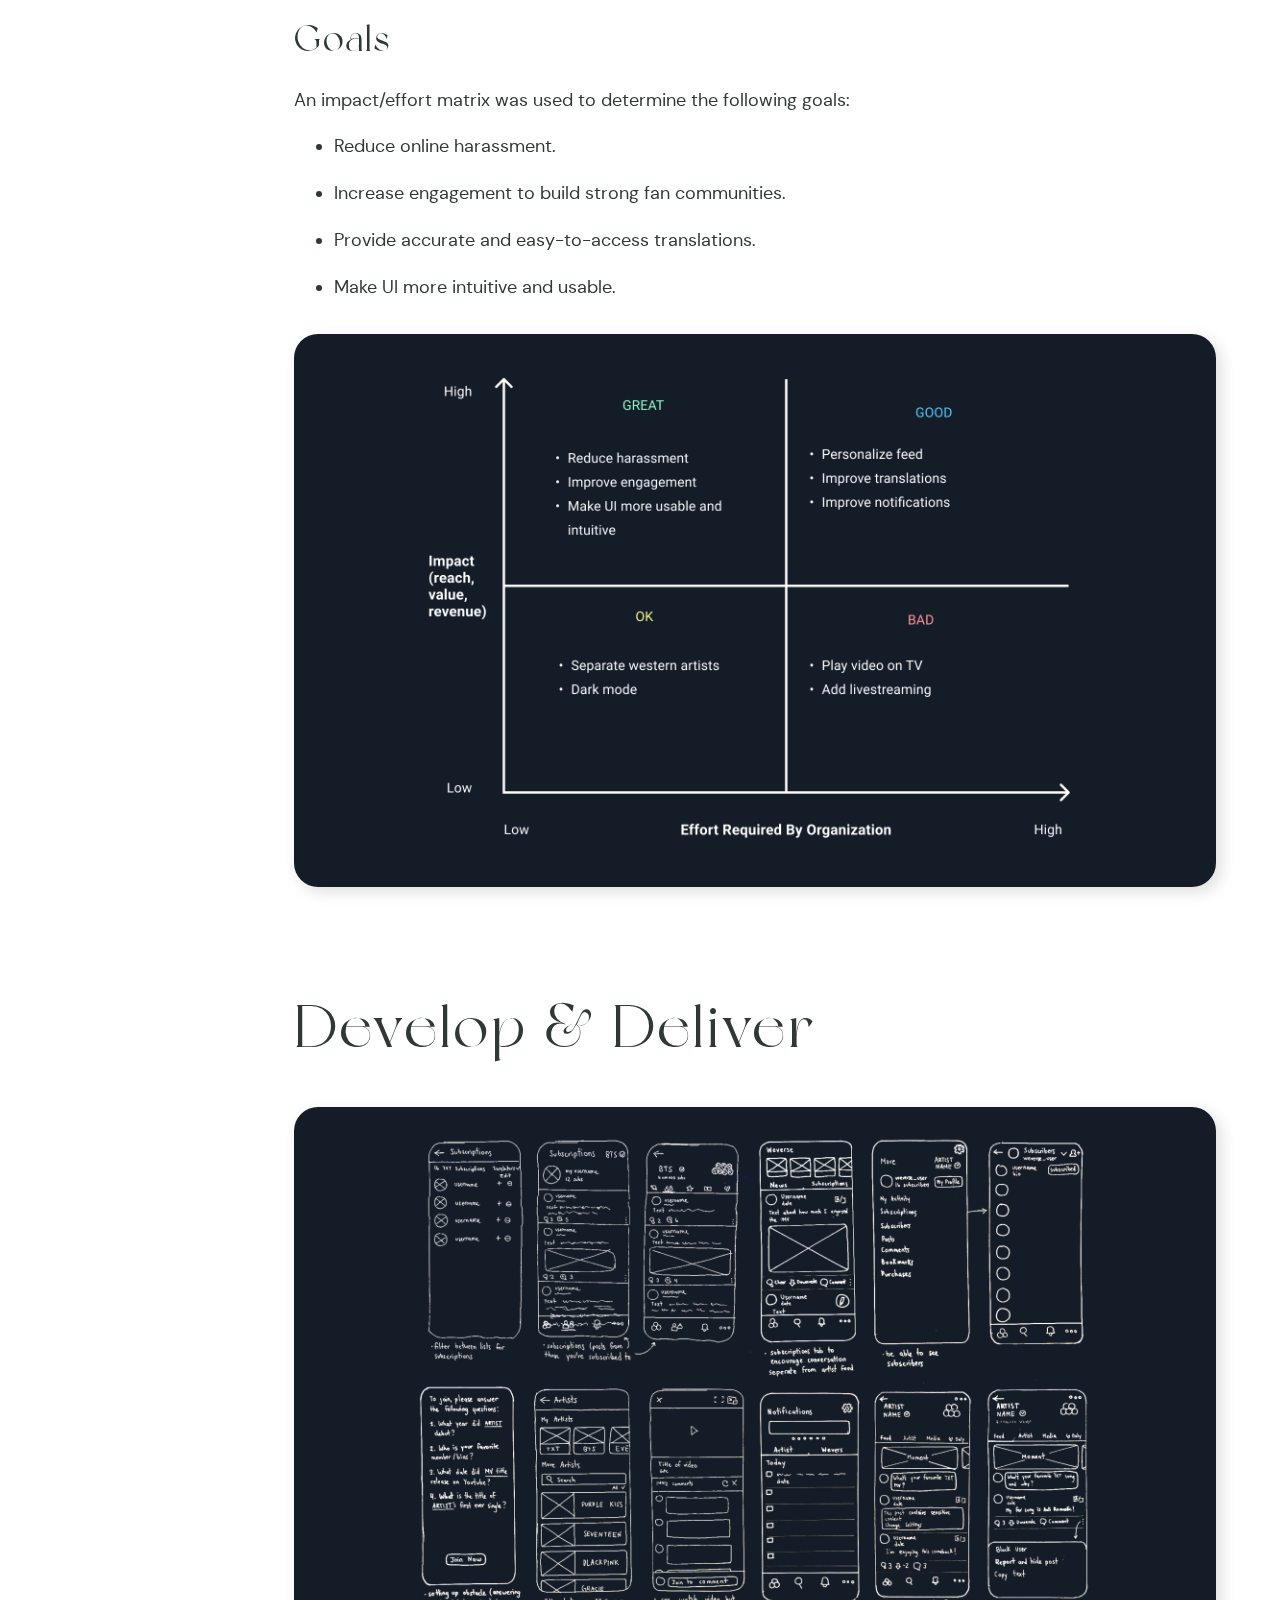
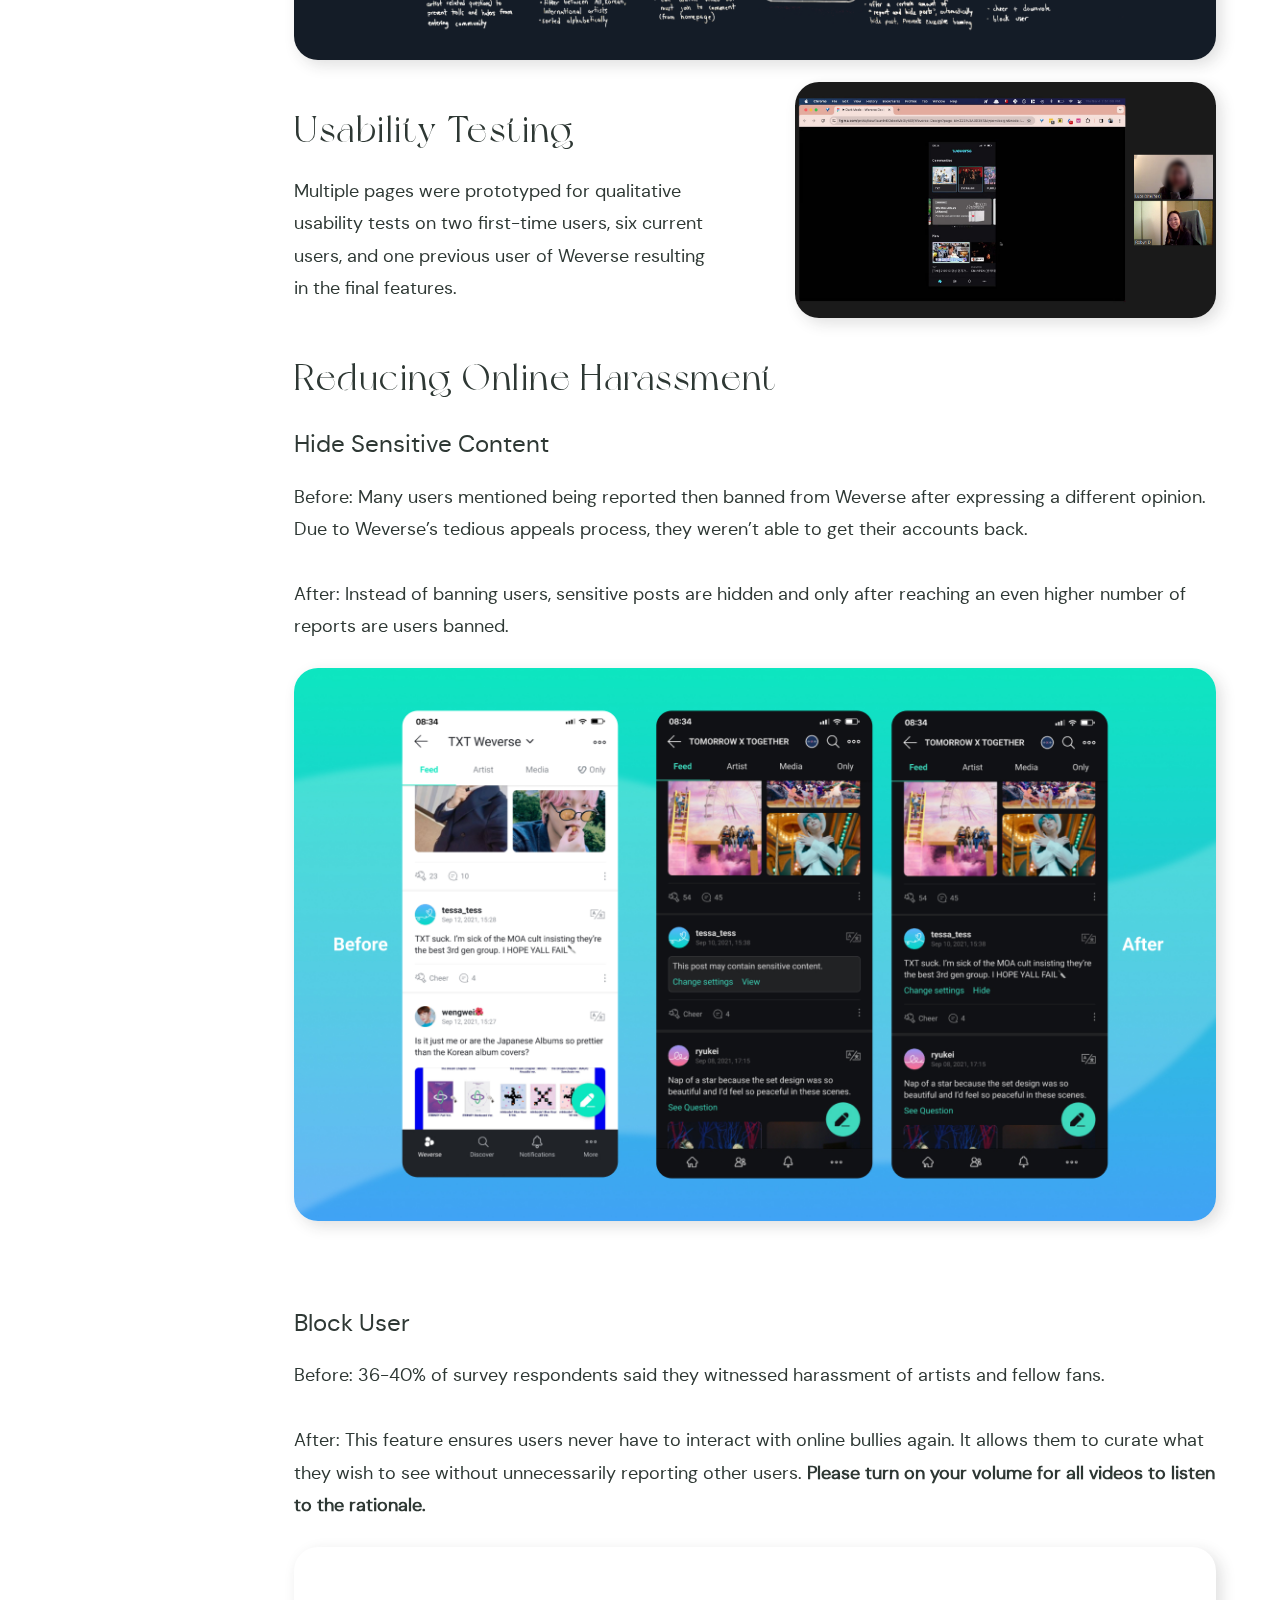
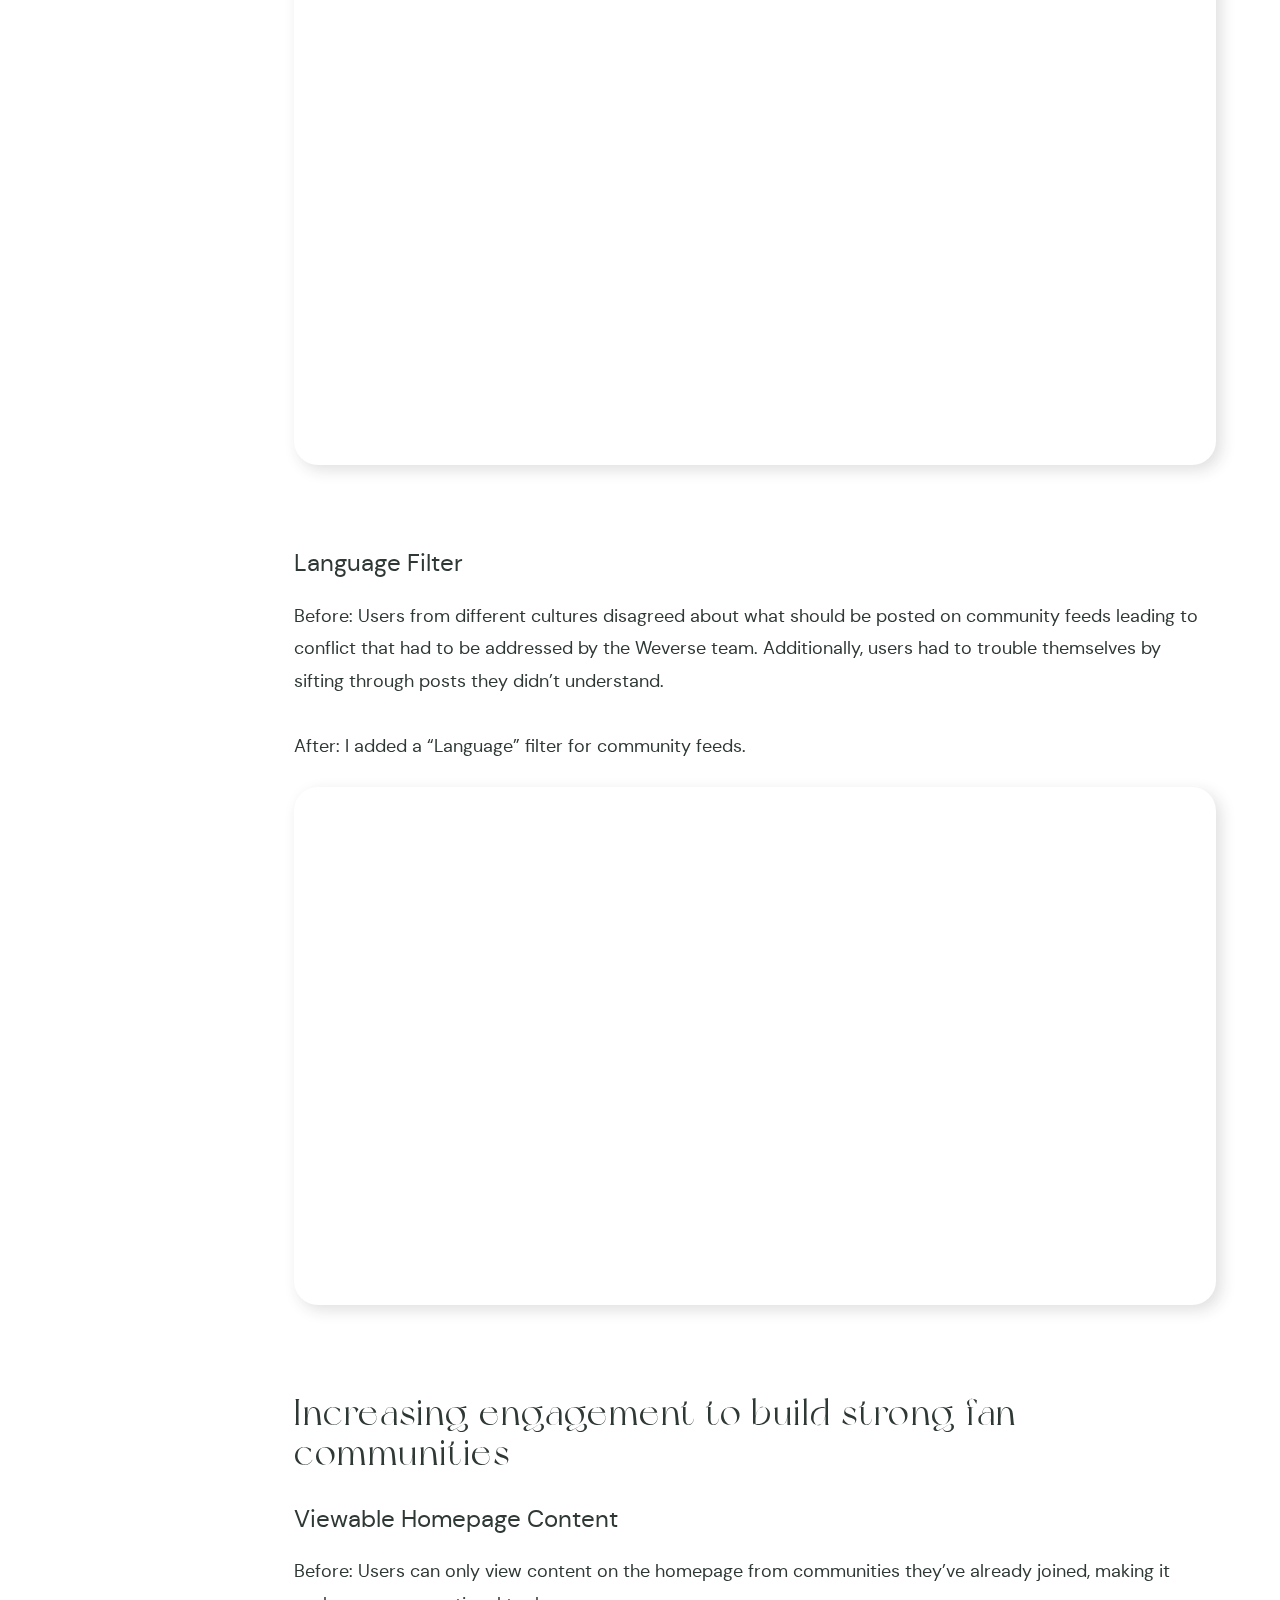
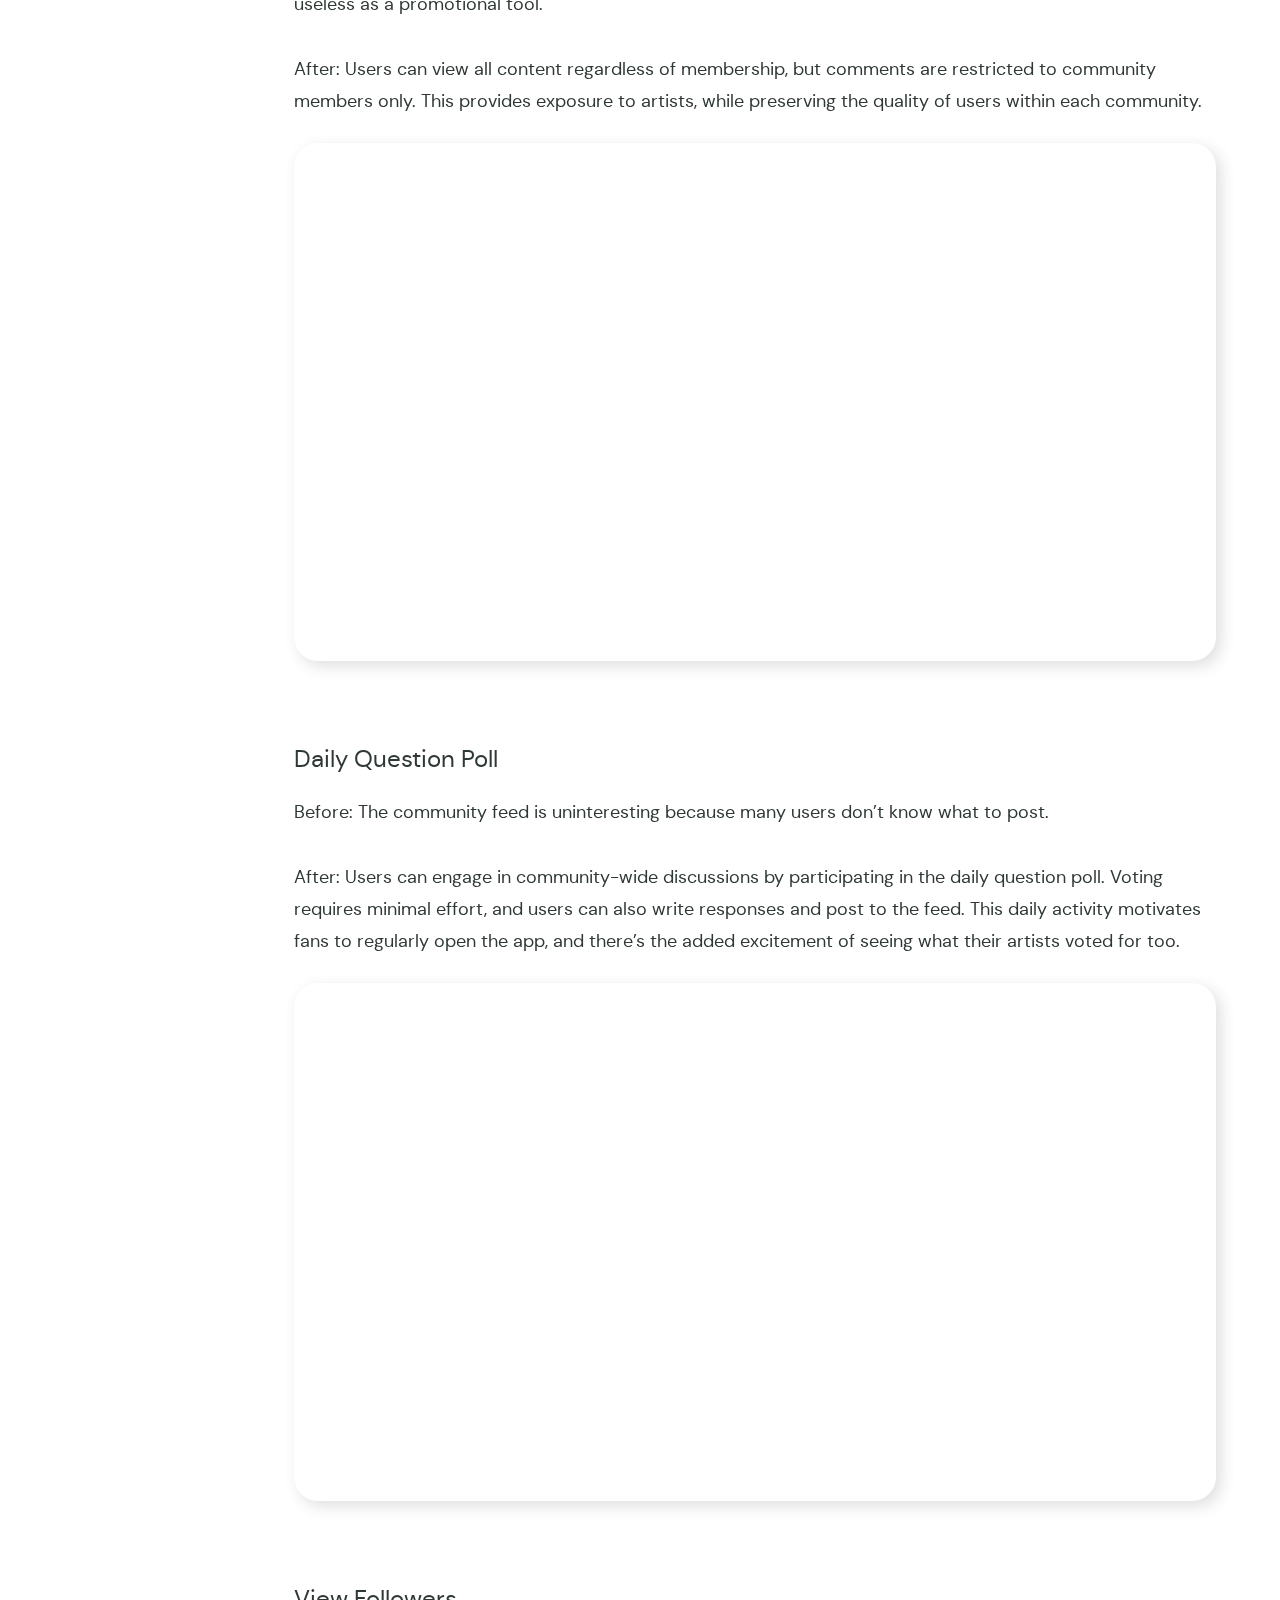
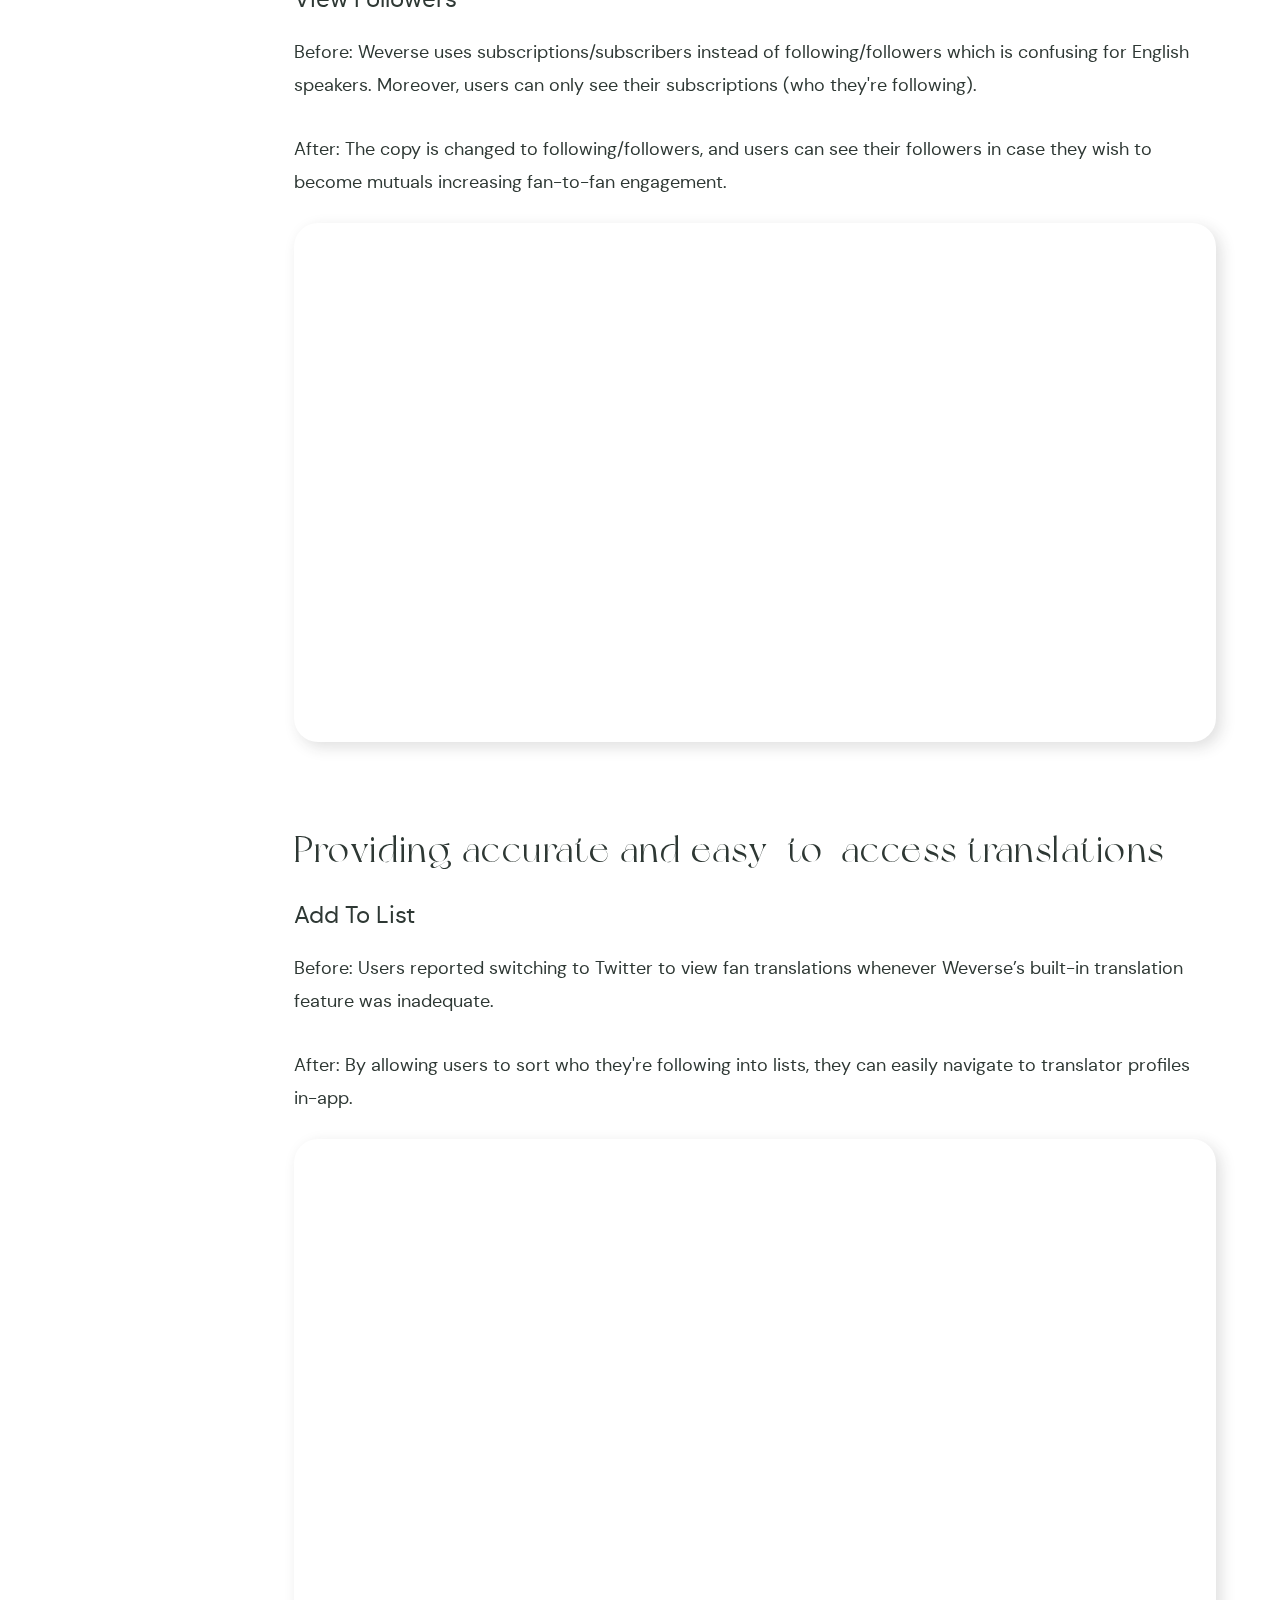
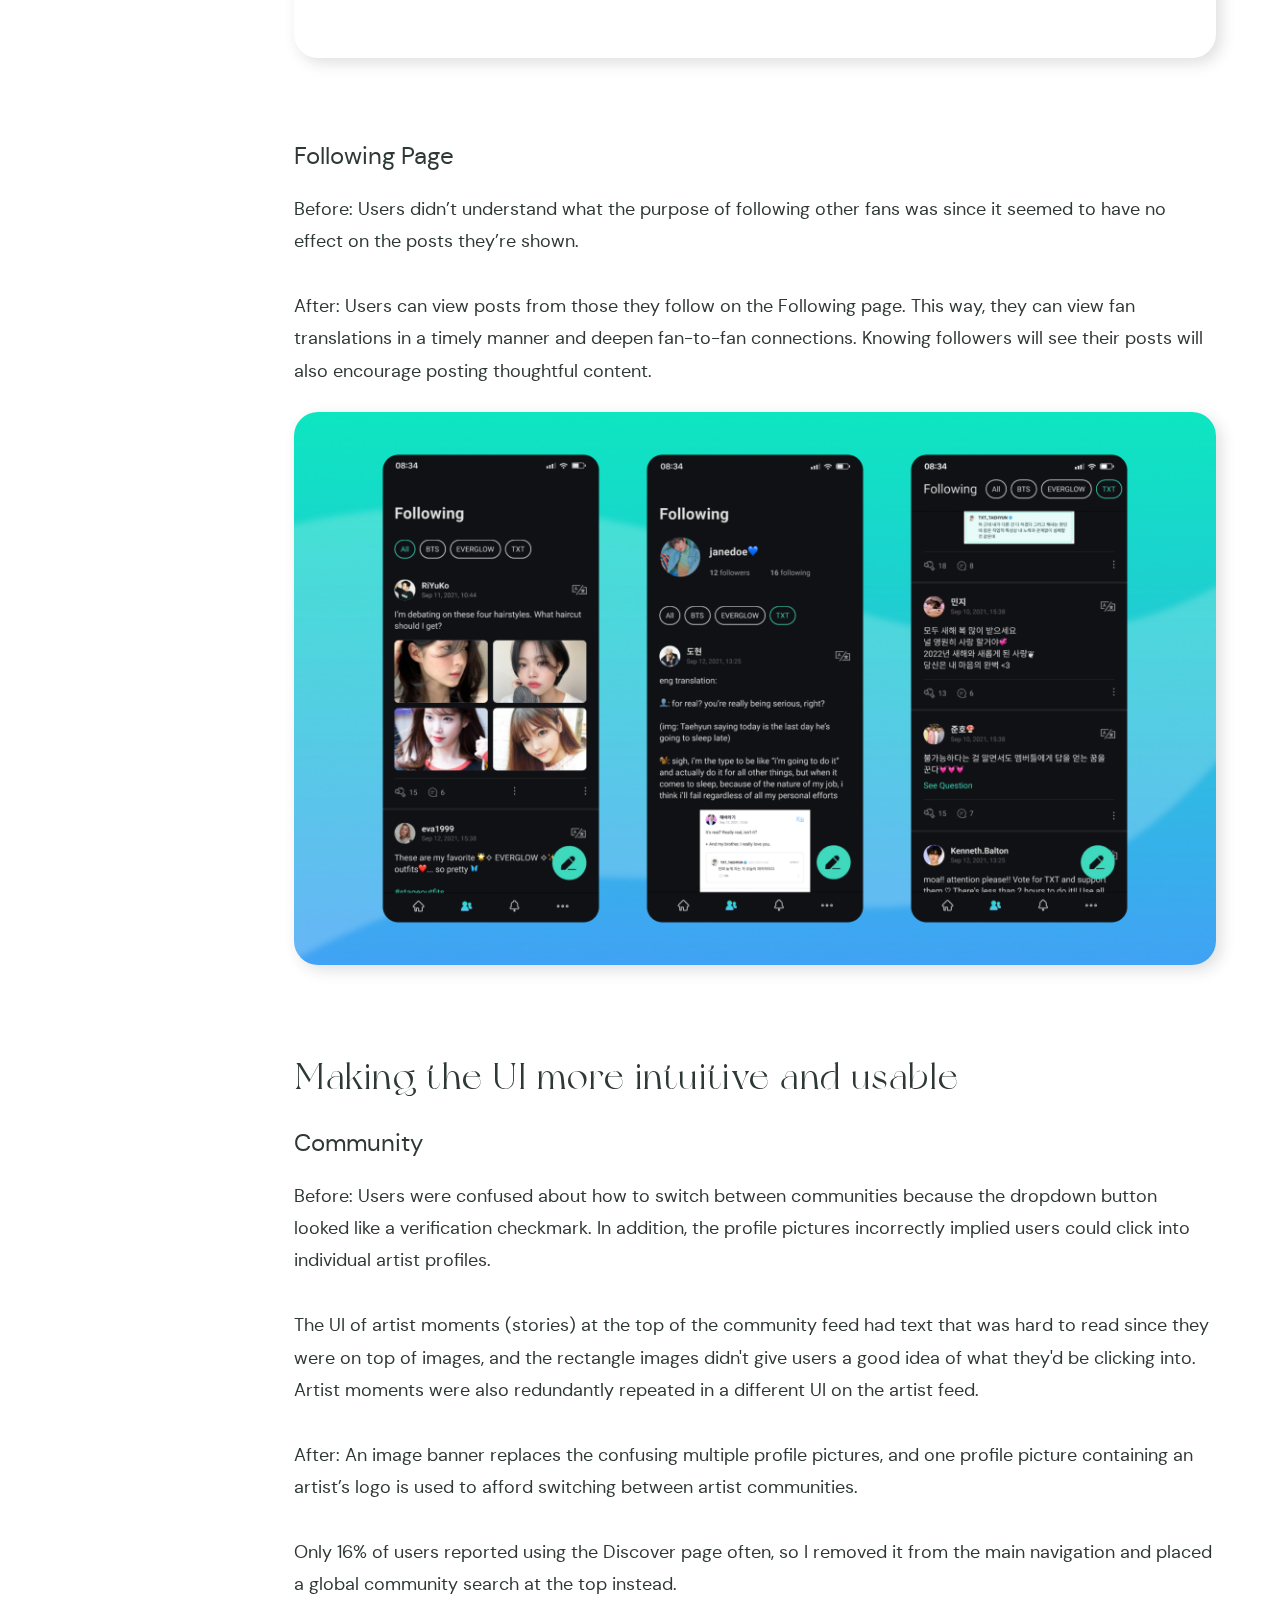
<file: Weverse.html>
<!DOCTYPE html>
<html lang="en" xmlns="http://www.w3.org/1999/xhtml" xmlns:fb="http://ogp.me/ns/fb#">

<head>
  <meta charset="UTF-8">
  <meta name="viewport" content="width=device-width, initial-scale=1">

  <title>Robyn Dang</title>
  <meta name="title" content="Boosting User Engagement" />
  <meta name="description"
    content="Redesigning a mobile app experience to boost user engagement and make Weverse the must-have app for kpop fans." />
  <meta property="og:locale" content="en_CA" />
  <meta property="og:locale:alternate" content="en_US" />
  <meta property="og:locale:alternate" content="en_UK" />

  <!-- Open Graph / Facebook -->
  <meta property="og:type" content="website" />
  <meta property="og:url" content="https://robyndang.github.io/Portfolio/Weverse.html" />
  <meta property="og:title" content="Boosting User Engagement" />
  <meta property="og:description"
    content="Redesigning a mobile app experience to boost user engagement and make Weverse the must-have app for kpop fans." />
  <meta property="og:image" content="https://i.imgur.com/rZZzyxj.jpg" />

  <!-- Twitter -->
  <meta property="twitter:card" content="summary_large_image" />
  <meta property="twitter:url" content="https://robyndang.github.io/Portfolio/Weverse.html" />
  <meta property="twitter:title" content="Boosting User Engagement" />
  <meta property="twitter:description"
    content="Redesigning a mobile app experience to boost user engagement and make Weverse the must-have app for kpop fans." />
  <meta property="twitter:image" content="https://i.imgur.com/rZZzyxj.jpg" />

  <link rel="stylesheet" type="text/css" href="styles/style2.css" />
  <script src="https://code.jquery.com/jquery-3.6.0.min.js"
    integrity="sha256-/xUj+3OJU5yExlq6GSYGSHk7tPXikynS7ogEvDej/m4=" crossorigin="anonymous"></script>
  <link rel="shortcut icon" type="image/svg" href="img/favicon-07.svg" />
</head>

<body class="white">

  <!-- !!!!!!!!!!! NAVBAR !!!!!!!!!!--->
  <navbar>
    <nav>
      <ul class="hover">
        <li><a href="index.html">Work</a>
          <ul class="dropdown">
            <li><a href="McGillDHB.html" title="Visualizing Housing Data">Visualizing Housing Data</a>
            </li>
            <li><a href="EWDesignSystem.html" title="Improving Internal Design System">Improving
                Internal Design
                System</a></li>
            <li><a href="Weverse.html" title="Boosting User Engagement" class="active">Boosting User Engagement</a>
            </li>
            <li><a href="MPY.html" title="Increasing Volunteer Recruitment">Increasing Volunteer Recruitment</a></li>
          </ul>
        </li>
        <li><a href="Play.html" title="Play">Play</a></li>
        <li><a href="About.html" title="About">About</a></li>
        <li> <a href="mailto:robyn.lou.dang@gmail.com">Email</a></li>
      </ul>
    </nav>
  </navbar>

  <!-- !!!!!!!!!!! HAMBURGER MENU FOR MOBILE !!!!!!!!!!--->
  <div class="hamburger-container">
    <span class="menu-icon" id="hamburgerbtn" onclick="openMenu()"><img src="img/hamburger-06.svg"
        alt="hamburger menu button" /></span>
  </div>

  <div class="menu-container" id="hamburgermenu">
    <span class="closebtn" id="hamburgerbtn" onclick="closeMenu()"><img src="img/close-14.svg"
        alt="close hamburger menu"></span>

    <div class="menu-column">
      <div class="menu-item">
        <a href="index.html" title="work" class="active">
          <h2>Work</h2>
        </a>
      </div>

      <div class="menu-item">
        <a href="McGillDHB.html" title="Visualizing Housing Data" class="active">
          <h4>Visualizing Housing Data</h4>
        </a>
      </div>
      <div class="menu-item">
        <a href="EWDesignSystem.html" title="Improving Internal Design System" class="active">
          <h4>Improving Internal Design System</h4>
        </a>
      </div>
      <div class="menu-item">
        <a href="Weverse.html" title="Boosting User Engagement" class="active">
          <h4>Boosting User Engagement</h4>
        </a>
      </div>
      <div class="menu-item">
        <a href="MPY.html" title="Increasing Volunteer Recruitment" class="active">
          <h4>Increasing Volunteer Recruitment</h4>
        </a>
      </div>

      <div class="menu-item">
        <a href="Play.html" title="play">
          <h2>Play</h2>
        </a>
      </div>
      <div class="menu-item">
        <a href="About.html" title="about">
          <h2>About</h2>
        </a>
      </div>
    </div>
  </div>

  <!--!!!!!!!!!! CONTENT !!!!!!!!!!--->
  <div class="cs-banner no-shadow">
    <img src="img/Weverse/Banner.jpg" alt="case study thumbnail" />
  </div>

  <div class="wrapper">
    <!-- CASE STUDY SIDE MENU -->
    <div class="side-menu">
      <ul class="hover">
        <li><a href="#Context">Context</a></li>
        <li><a href="#DiscoverDefine">Discover & Define</a></li>
        <li><a href="#DevelopDeliver">Develop & Deliver</a></li>
        <li><a href="#Outcomes">Outcomes</a></li>
        <li><a href="#Reflection">Reflection</a></li>
      </ul>
    </div>

    <div class="page-container">
      <h1>
        Boosting User Engagement
      </h1>
      <section id="Context">
        <div class="container-top-align">
          <div class="col-2">
            <h2>
              Context
            </h2>
            <p>
              Weverse is a social media app that hosts multimedia content primarily from Kpop artists and fans.
              Weverse’s mission is to deepen artist and fan connections, regardless of language barriers, in the safety
              of their own online communities.
            <p>
          </div>

          <div class="col-2">
            <p>
              <b>Client:</b> Self-initiated project<br>
              <b>Project type:</b> Social media app<br>
              <b>Role:</b> Sole product designer<br>
              <b>Timeline:</b> 2 months ~ Q4 2021<br>
            <p>
          </div>
        </div>

        <div class="container">
          <div class="col-2 no-shadow">
            <img src="img/Weverse/ProblemObjective.png" alt="" />
          </div>

          <div class="col-2">
            <h3>
              The Problem
            </h3>
            <p>
              Weverse, marketed as a solution to language barriers between Korean artists and fans, disappoints users
              with its hit-or-miss translation feature. Despite restricting posts and comments to community members,
              online harassment persists, lacking the expected positivity that would differentiate Weverse from other
              social media platforms. Moreover, low fan-to-fan engagement causes users to swiftly check in on artists
              and exit the app.
            </p>
            <br>
            <h3>
              The Objective
            </h3>
            <p>
              Research, strategize, and design an experience that provides accurate translations, decreases online
              harassment, and increases fan-to-fan engagement making Weverse the must-have app for fans.
            </p>
          </div>
        </div>

        <div class="container">
          <h3>
            The Process
          </h3>
          <div class="col-full">
            <img src="img/Weverse/Process.jpg" alt="
            Diagram of the double diamond design process. The steps are as follows: 
            1. Receive the challenge
            2. In the Discover/Research Phase, define research areas and methods, and conduct primary and secondary research.
            3. In the Define/Synthesis Phase, build themes and clusters, and find insights. Deduce opportunity areas from How Might We questions. 
            4. Define the problem. 
            5. In the Develop/Ideation Phase, evaulate first ideas, then set ideas, a design vision, and hypotheses. 
            6. In the Deliver/Implementation phase, prototype, test, and analyze. Learn, iterate, and repeat then release.
            7. Reach a solution" />
          </div>
        </div>
      </section>

      <section id="DiscoverDefine">
        <div class="container">
          <div class="col-full">
            <h2>
              Discover & Define
            </h2>
            <h3>
              Secondary Research
            </h3>
            <p>
              After analyzing 249 of Weverse’s top Apple app store reviews, I found reducing harassment was the most
              suggested feedback, followed by separating western artists from korean artists, and improving
              translations.
            </p>
          </div>
          <div class="col-full no-shadow">
            <img src="img/Weverse/SecondaryResearch.png" alt="
            There are four app store reviews displayed: 
            User 1 who rated it 4 stars says 'Great app, but it's hard to get noticed plus recent...This app is fun, I just think it's really hard to get noticed. Also, I don't really understand the subscribing thing. If I subscribe to another fan, do their posts pop up in my feed more often?''
            
            User 2 rated it 1 star and wrote 'The Translation is so wrong. It would be nice if it could be corrected.'
            
            User 3 rated it 1 star and wrote 'Poorly moderated, racist users. Not only is this app poorly moderated, but the amount of reports I've done to the racist users who have said things to me as a black person on that app so far. For speaking up about black-'
            
            User 4 rated it 5 stars and wrote 'I think this app is pretty cool and helps communicate from fan to artist pretty well, though I'd love for a feature that would allow live streams as well as professional translators'
            
            A bar chart of the most suggested improvements from reviews is then displayed. The following data is ordered from most suggested to least suggested: 
            1. Reduce Harassment: 57 votes 
            2. Separate kpop artists from western artists: 19 votes
            3. Improve translations: 14 votes
            4. Personalize feed: 13 votes
            5. Improve engagement: 13 votes
            6. Add dark mode: 12 votes
            7. Improve notifications: 10 votes
            8. Play video on TV: 9 votes
            9. Add livestream feature: 6 votes">
          </div>
        </div>

        <div class="container">
          <div class="col-2">
            <h3>
              Surverying Users + Insights
            </h3>
            <p>
              With these suggestions in mind, I created a survey and distributed it into all fan communities on Weverse.
              Initially, few responded, but with the power of memes, I managed to get 161 responses. The following
              insights stood out to me.
            </p>
          </div>
          <div class="col-2 no-shadow">
            <img src="img/Weverse/SurveyMemes.png" alt="" />
          </div>
        </div>

        <div class="container-top-align">
          <div class="col-2-icon">
            <img src="img/Weverse/InsightsIcon1.png" alt="icon">
            <p>
              28% don’t consider Weverse a social media app. They open the app just to see artist posts.
            </p>
          </div>
          <div class="col-2-icon">
            <img src="img/Weverse/InsightsIcon2.png" alt="icon">
            <p>
              Checking artist posts and updates is the top reason users check Weverse, followed by responding to other
              fan posts.
            </p>
          </div>
          <div class="col-2-icon">
            <img src="img/Weverse/InsightsIcon3.png" alt="icon">
            <p>
              34% think posting is pointless because of low engagement.
            </p>
          </div>
          <div class="col-2-icon">
            <img src="img/Weverse/InsightsIcon4.png" alt="icon">
            <p>
              50% spend 15 minutes or less per day on the app.
            </p>
          </div>
          <div class="col-2-icon">
            <img src="img/Weverse/InsightsIcon5.png" alt="icon">
            <p>
              63% joined 1-4 fan communities.
            </p>
          </div>
          <div class="col-2-icon">
            <img src="img/Weverse/InsightsIcon6.png" alt="icon">
            <p>
              Users believe improving translations should be the top priority, followed by reducing harassment and
              adding dark mode.
            </p>
          </div>
          <div class="col-2-icon">
            <img src="img/Weverse/InsightsIcon7.png" alt="icon">
            <p>
              Although 36-40% said they witnessed harassment of artists and fellow fans, only 6% reported being
              harassed
              themselves.
            </p>
          </div>
        </div>

        <div class="container">
          <div class="col-full">
            <h3>
              Empathy Map
            </h3>
            <div class="col-full">
              <img src="img/Weverse/EmpathyMap.jpg" alt="
              An empathy map which details the goals, constraints, motivations, and frustrations of a primary user, as well as what they would typically say, think, do, and feel whiling using the Weverse App.
              
              Goals: 
              - get replied from my favourite artists 
              - connect with other fans 
              - post interesting content to get engagement
              
              Constraints:
              - my posts get buried by other posts
              - other user posts aren't interesting enough for me to befriend them
              - I don't know what to post, and posting feels pointless anyway

              Motivations:
              - forming connections with fans and bonding over their shared interests
              - interacting with, and showing support for, my favourite artists

              Frustrations: 
              - seeing hateful posts towards artists in their own communities
              - rarely getting replies or cheers (likes)

              Says:
              - I'll never get noticed by my favourite artist
              - I have no idea what this translation means

              Thinks:
              - Weverse should be my safe space to be a fan
              - This feed is so boring. It's just a bunch of spam

              Does:
              - translations are so poor I have to switch to Twitter to see fan translations
              - spends a long time sifting through notifications because it's overwhelming

              Feels: 
              - ignored by both artists and other users
              - confused by the interface 
              - overhwlmed by irrelevant content">
            </div>
          </div>
          <div class="col-full">
            <h3>
              Goals
            </h3>
            <p>
              An impact/effort matrix was used to determine the following goals:
            <ul>
              <li>Reduce online harassment.</li>
              <li>Increase engagement to build strong fan communities.</li>
              <li>Provide accurate and easy-to-access translations.</li>
              <li>Make UI more intuitive and usable.</li>
            </ul>
            </p>
            <div class="col-full">
              <img src="img/Weverse/ImpactEffortMatrix.jpg" alt="
            A diagram which was used to determine goals. There are four quadrants mapped on the vertical line of high Impact (reach, value, revenue) and the horizontal line of low effort required by organization to implement. These will be shortened to 'high impact' and 'low effort' from here on. 

            Quad 1: 
            High impact, low effort means these goals are great
            Reduce harassment, Improve engagement, Make UI more usable and intuitive


            Quad 2: 
            High impact, high effort means these goals are good 
            Personalize feed, Improve translations, Improve notifications


            Quad 3: 
            Low impact, low effort means these goals are OK 
            Separate western artists, Dark mode 

            Quad 4: 
            Low impact, high effort means these goals are BAD
            Play video on TV, Add livestreaming
            " />
            </div>
          </div>
        </div>
      </section>

      <section id="DevelopDeliver">

        <div class="container">
          <div class="col-full">
            <h2>
              Develop & Deliver
            </h2>
          </div>
          <div class="col-full">
            <img src="img/Weverse/Develop.jpg" alt="sketches of prototype" />
          </div>
          <div class="col-2">
            <h3>
              Usability Testing
            </h3>
            <p>
              Multiple pages were prototyped for qualitative usability tests on two first-time users, six current
              users, and one previous user of Weverse resulting in the final features.
            </p>
          </div>
          <div class="col-2">
            <img src="img/Weverse/UserTesting.jpg" alt="" />
          </div>
        </div>

        <div class="container-padded">
          <div class="col-full">
            <h3>
              Reducing Online Harassment
            </h3>
            <h4>
              Hide Sensitive Content
            </h4>
            <p>
              Before: Many users mentioned being reported then banned from Weverse after expressing a different
              opinion. Due to Weverse’s tedious appeals process, they weren’t able to get their accounts back. 
              <br><br>
              After: Instead of banning users, sensitive posts are hidden and only after reaching an even higher
              number of reports are users banned.
            </p>
          </div>
          <div class="col-full">
            <img src="img/Weverse/SensitiveContent.jpg" alt="" />
          </div>
        </div>

        <div class="container-padded">
          <div class="col-full">
            <h4>
              Block User
            </h4>
            <p>
              Before: 36-40% of survey respondents said they witnessed harassment of artists and fellow fans. 
              <br><br>
              After: This feature ensures users never have to interact with online bullies again. It allows them to
              curate what they wish to see without unnecessarily reporting other users.
              <b>
                Please turn on your volume for all videos to listen to the rationale.
              </b>

          </div>
          <div class="col-full">
            <div style="padding:56.25% 0 0 0;position:relative;"><iframe
                src="https://player.vimeo.com/video/893833557?badge=0&amp;autopause=0&amp;player_id=0&amp;app_id=58479"
                frameborder="0" allow="autoplay; fullscreen; picture-in-picture"
                style="position:absolute;top:0;left:0;width:100%;height:100%;" title="Block User"></iframe></div>
          </div>
        </div>

        <div class="container-padded">
          <div class="col-full">
            <h4>
              Language Filter
            </h4>
            <p>
              Before: Users from different cultures disagreed about what should be posted on community feeds leading
              to conflict that had to be addressed by the Weverse team. Additionally, users had to trouble
              themselves
              by sifting through posts they didn’t understand. 
              <br><br>
              After: I added a “Language” filter for community feeds.
            </p>
          </div>
          <div class="col-full">
            <div style="padding:56.25% 0 0 0;position:relative;"><iframe
                src="https://player.vimeo.com/video/893833644?badge=0&amp;autopause=0&amp;player_id=0&amp;app_id=58479"
                frameborder="0" allow="autoplay; fullscreen; picture-in-picture"
                style="position:absolute;top:0;left:0;width:100%;height:100%;" title="Language Filter"></iframe></div>
          </div>
        </div>

        <div class="container-padded">
          <div class="col-full">
            <h3>
              Increasing engagement to build strong fan communities
            </h3>
            <h4>
              Viewable Homepage Content
            </h4>
            <p>
              Before: Users can only view content on the homepage from communities they’ve already joined, making it
              useless as a promotional tool.
              <br><br>
              After: Users can view all content regardless of membership, but comments are restricted to community
              members only. This provides exposure to artists, while preserving the quality of users within each
              community.
            </p>
          </div>
          <div class="col-full">
            <div style="padding:56.25% 0 0 0;position:relative;"><iframe
                src="https://player.vimeo.com/video/893833695?badge=0&amp;autopause=0&amp;player_id=0&amp;app_id=58479"
                frameborder="0" allow="autoplay; fullscreen; picture-in-picture"
                style="position:absolute;top:0;left:0;width:100%;height:100%;"
                title="Viewable Homepage Content"></iframe></div>
          </div>
        </div>

        <div class="container-padded">
          <div class="col-full">
            <h4>
              Daily Question Poll
            </h4>
            <p>
              Before: The community feed is uninteresting because many users don’t know what to post.
              <br><br>
              After: Users can engage in community-wide discussions by participating in the daily question poll.
              Voting requires minimal effort, and users can also write responses and post to the feed. This daily
              activity motivates fans to regularly open the app, and there’s the added excitement of seeing what
              their
              artists voted for too.
            </p>
          </div>
          <div class="col-full">
            <div style="padding:56.25% 0 0 0;position:relative;"><iframe
                src="https://player.vimeo.com/video/893833602?badge=0&amp;autopause=0&amp;player_id=0&amp;app_id=58479"
                frameborder="0" allow="autoplay; fullscreen; picture-in-picture"
                style="position:absolute;top:0;left:0;width:100%;height:100%;" title="Daily Question Poll"></iframe>
            </div>
          </div>
        </div>

        <div class="container-padded">
          <div class="col-full">
            <h4>
              View Followers
            </h4>
            <p>
              Before: Weverse uses subscriptions/subscribers instead of following/followers which is confusing for
              English speakers. Moreover, users can only see their subscriptions (who they're following).
              <br><br>
              After: The copy is changed to following/followers, and users can see their followers in case they wish
              to become mutuals increasing fan-to-fan engagement.
            </p>
          </div>
          <div class="col-full">
            <div style="padding:56.25% 0 0 0;position:relative;"><iframe
                src="https://player.vimeo.com/video/893833666?badge=0&amp;autopause=0&amp;player_id=0&amp;app_id=58479"
                frameborder="0" allow="autoplay; fullscreen; picture-in-picture"
                style="position:absolute;top:0;left:0;width:100%;height:100%;" title="View Followers"></iframe></div>
          </div>
        </div>

        <div class="container-padded">
          <div class="col-full">
            <h3>
              Providing accurate and easy-to-access translations
            </h3>
            <h4>
              Add To List
            </h4>
            <p>
              Before: Users reported switching to Twitter to view fan translations whenever Weverse’s built-in
              translation feature was inadequate.
              <br><br>
              After: By allowing users to sort who they're following into lists, they can easily navigate to
              translator
              profiles in-app.
            </p>
          </div>
          <div class="col-full">
            <div style="padding:56.25% 0 0 0;position:relative;"><iframe
                src="https://player.vimeo.com/video/893833499?badge=0&amp;autopause=0&amp;player_id=0&amp;app_id=58479"
                frameborder="0" allow="autoplay; fullscreen; picture-in-picture"
                style="position:absolute;top:0;left:0;width:100%;height:100%;" title="Add To List"></iframe></div>
          </div>
        </div>

        <div class="container-padded">
          <div class="col-full">
            <h4>
              Following Page
            </h4>
            <p>
              Before: Users didn’t understand what the purpose of following other fans was since it seemed to have
              no
              effect on the posts they’re shown. 
              <br><br>
              After: Users can view posts from those they follow on the Following page. This way, they can view fan
              translations in a timely manner and deepen fan-to-fan connections. Knowing followers will see their
              posts will also encourage posting thoughtful content. 
            </p>
          </div>
          <div class="col-full">
            <img src="img/Weverse/FollowingPage.jpg" alt="" />
          </div>
        </div>

        <div class="container-padded">
          <div class="col-full">
            <h3>
              Making the UI more intuitive and usable
            </h3>
            <h4>
              Community
            </h4>
            <p>
              Before: Users were confused about how to switch between communities because the dropdown button looked
              like a verification checkmark. In addition, the profile pictures incorrectly implied users could click
              into individual artist profiles.
              <br><br>
              The UI of artist moments (stories) at the top of the community feed had text that was hard to read since
              they were on top of images, and the rectangle images didn't give users a good idea of what they'd be
              clicking into. Artist moments were also redundantly repeated in a different UI on the artist feed.
              <br><br>
              After: An image banner replaces the confusing multiple profile pictures, and one profile picture
              containing an artist’s logo is used to afford switching between artist communities.  
              <br><br>
              Only 16% of users reported using the Discover page often, so I removed it from the main navigation and
              placed a
              global community search at the top instead.
              <br><br>
              Artist moments only live on the artist feeds as it makes more sense there and allows room for the poll
              on the community feed. The UI was changed for better readibility and clarity.
            </p>
          </div>
          <div class="col-full">
            <div style="padding:56.25% 0 0 0;position:relative;"><iframe
                src="https://player.vimeo.com/video/893833581?badge=0&amp;autopause=0&amp;player_id=0&amp;app_id=58479"
                frameborder="0" allow="autoplay; fullscreen; picture-in-picture"
                style="position:absolute;top:0;left:0;width:100%;height:100%;" title="Community Pages"></iframe></div>
          </div>
        </div>

        <div class="container-padded">
          <div class="col-full">
            <h4>
              Joining Communities
            </h4>
            <p>
              Before: There was no search functionality so users had to horizontally scroll through 30+ community
              cards. 
              <br><br>
              After: Users can filter between Korean and International artist communities, and search for specific
              names using the search bar.
            </p>
          </div>
          <div class="col-full">
            <div style="padding:56.25% 0 0 0;position:relative;"><iframe
                src="https://player.vimeo.com/video/893833619?badge=0&amp;autopause=0&amp;player_id=0&amp;app_id=58479"
                frameborder="0" allow="autoplay; fullscreen; picture-in-picture"
                style="position:absolute;top:0;left:0;width:100%;height:100%;" title="Joining Communities"></iframe>
            </div>
          </div>
        </div>

        <div class="container-padded">
          <div class="col-full">
            <h4>
              Separate Notifications
            </h4>
            <p>
              Before: Whenever artists go on a reply spree, their notifications get lost among personal activity
              notifications. As we know, users mainly check Weverse to see artist posts and interactions with other
              users. 
              <br><br>
              After: I separated the notifications into Artist and My Activity. Only 12% of users reported joining
              more than 7 communities, so it isn't overwhelming to filter by community.
            </p>
          </div>
          <div class="col-full">
            <img src="img/Weverse/Notifications.jpg" alt="" />
          </div>
        </div>
      </section>

      <section id="Outcomes">
        <div class="container-top-align">
          <div class="col-full">
            <h2>
              Outcomes
            </h2>
          </div>
          <div class="col-2-icon">
            <img src="img/Weverse/ResultsIcon1.png" alt="icon">
            <p>
              The ex-user participant said they would download Weverse again if these improvements were implemented.
            </p>
          </div>
          <div class="col-2-icon">
            <img src="img/Weverse/ResultsIcon2.png" alt="icon">
            <p>
              All six of the current users prefer the redesign to the original. They believe it solves the issues
              they
              had with Weverse, and stated they’d spend more time on the app if improvements were applied.
            </p>
          </div>
          <div class="col-2-icon">
            <img src="img/Weverse/ResultsIcon3.png" alt="icon">
            <p>
              Both first time users found the redesign intuitive to use overall, and believed the added features
              would
              make for a more engaging experience.
            </p>
          </div>
        </div>
      </section>

      <section id="Reflection">
        <div class="container">
          <div class="col-full">
            <h2>
              Reflection
            </h2>
            <p>
              Since this was my first ever product design project, I inevitably failed to consider some factors. If I
              could redo the usability tests, I would include a Net Promoter Score, instead of asking open ended
              questions to measure how much they liked the new features. In future projects, to have a
              clearer, and more quantifiable result of user experiences, I would choose an appropriate metric system
              in the testing phase.
            </p>
          </div>
          <div class="container hover">
            <a href="mailto:robyn.lou.dang@gmail.com">Contact me for an in-depth case study presentation 😉✉️</a>
          </div>
        </div>
      </section>
    </div>
  </div>

  <!--!!!!!!!!!! NEXT CASE STUDY !!!!!!!!!!--->
  <div class="next-case-study hover">
    <div class="next-cs-thumbnail">
      <img src="img/MPY/Thumbnail.jpg">
    </div>
    <a href="MPY.html">
      <h3>
        Increasing Volunteer Recruitment
      </h3>
    </a>
    <div class="arrow-icon no-shadow">
      <img src="img/arrow.svg" alt="arrow right">
    </div>
  </div>

  <!--!!!!!!!!!! CONTACT !!!!!!!!!!--->
  <div class="flex-contact" id="flex-contact">

    <h1>get in touch</h1>

    <div class="no-shadow">
      <img src="img/contact-04.svg" alt="robyn dang">
    </div>

    <div id="contact-fullspan" class="hover">
      <div class="contact-item-3">
        <a href="mailto:robyn.lou.dang@gmail.com">
          robyn.lou.dang@gmail.com
        </a>
      </div>
      <div class="contact-item-3">
        <a href="https://www.linkedin.com/in/robyndang/" target="_blank">
          LinkedIn
        </a>
      </div>
      <div class="contact-item-3">
        <a href="https://drive.google.com/file/d/1tBFEi5O9QRtVIHv6xPkEQexWCgGxGB01/view?usp=sharing"
          target="_blank">Resume</a>
      </div>
    </div>

    <small>©Copyright 2023 Robyn Dang ~ Designed and coded by yours truly</small>

  </div>


  <!--Linking to JavaScript here-->
  <!-- <script src="scripts/butter.js"></script> -->
  <script src="scripts/script.js"></script>
  <script src="https://player.vimeo.com/api/player.js"></script>
</body>

</html>
</file>
<file: styles/style2.css>
@font-face {
  font-family: 'NewYork';
  src: url('fonts/NewYork.eot');
  src: url('fonts/NewYork.eot?#iefix') format('embedded-opentype'),
    url('fonts/NewYork.woff2') format('woff2'),
    url('fonts/NewYork.woff') format('woff'),
    url('fonts/NewYork.ttf') format('truetype'),
    url('fonts/NewYork.otf') format('opentype'),
    url('fonts/NewYork.svg#NewYork') format('svg');
  font-weight: normal;
  font-style: normal;
  font-display: swap;
}

@font-face {
  font-family: 'DMSans-Bold';
  src: url('fonts/DMSans-Bold.eot');
  src: url('fonts/DMSans-Bold.eot?#iefix') format('embedded-opentype'),
    url('fonts/DMSans-Bold.woff2') format('woff2'),
    url('fonts/DMSans-Bold.woff') format('woff'),
    url('fonts/DMSans-Bold.ttf') format('truetype'),
    url('fonts/DMSans-Bold.otf') format('opentype'),
    url('fonts/DMSans-Bold.svg#DMSans-Bold') format('svg');
  font-weight: 700;
  font-style: normal;
  font-display: swap;
}

@font-face {
  font-family: 'DMSans-BoldItalic';
  src: url('fonts/DMSans-BoldItalic.eot');
  src: url('fonts/DMSans-BoldItalic.eot?#iefix') format('embedded-opentype'),
    url('fonts/DMSans-BoldItalic.woff2') format('woff2'),
    url('fonts/DMSans-BoldItalic.woff') format('woff'),
    url('fonts/DMSans-BoldItalic.ttf') format('truetype'),
    url('fonts/DMSans-BoldItalic.otf') format('opentype'),
    url('fonts/DMSans-BoldItalic.svg#DMSans-BoldItalic') format('svg');
  font-weight: 700;
  font-style: italic;
  font-display: swap;
}

@font-face {
  font-family: 'DMSans-Italic';
  src: url('fonts/DMSans-Italic.eot');
  src: url('fonts/DMSans-Italic.eot?#iefix') format('embedded-opentype'),
    url('fonts/DMSans-Italic.woff2') format('woff2'),
    url('fonts/DMSans-Italic.woff') format('woff'),
    url('fonts/DMSans-Italic.ttf') format('truetype'),
    url('fonts/DMSans-Italic.otf') format('opentype'),
    url('fonts/DMSans-Italic.svg#DMSans-Italic') format('svg');
  font-weight: 400;
  font-style: italic;
  font-display: swap;
}

@font-face {
  font-family: 'DMSans-Medium';
  src: url('fonts/DMSans-Medium.eot');
  src: url('fonts/DMSans-Medium.eot?#iefix') format('embedded-opentype'),
    url('fonts/DMSans-Medium.woff2') format('woff2'),
    url('fonts/DMSans-Medium.woff') format('woff'),
    url('fonts/DMSans-Medium.ttf') format('truetype'),
    url('fonts/DMSans-Medium.otf') format('opentype'),
    url('fonts/DMSans-Medium.svg#DMSans-Medium') format('svg');
  font-weight: 500;
  font-style: normal;
  font-display: swap;
}

@font-face {
  font-family: 'DMSans-MediumItalic';
  src: url('fonts/DMSans-MediumItalic.eot');
  src: url('fonts/DMSans-MediumItalic.eot?#iefix') format('embedded-opentype'),
    url('fonts/DMSans-MediumItalic.woff2') format('woff2'),
    url('fonts/DMSans-MediumItalic.woff') format('woff'),
    url('fonts/DMSans-MediumItalic.ttf') format('truetype'),
    url('fonts/DMSans-MediumItalic.otf') format('opentype'),
    url('fonts/DMSans-MediumItalic.svg#DMSans-MediumItalic') format('svg');
  font-weight: 500;
  font-style: italic;
  font-display: swap;
}

@font-face {
  font-family: 'DMSans-Regular';
  src: url('fonts/DMSans-Regular.eot');
  src: url('fonts/DMSans-Regular.eot?#iefix') format('embedded-opentype'),
    url('fonts/DMSans-Regular.woff2') format('woff2'),
    url('fonts/DMSans-Regular.woff') format('woff'),
    url('fonts/DMSans-Regular.ttf') format('truetype'),
    url('fonts/DMSans-Regular.otf') format('opentype'),
    url('fonts/DMSans-Regular.svg#DMSans-Regular') format('svg');
  font-weight: 400;
  font-style: normal;
  font-display: swap;
}

/*FONTS*/
h1,
h2,
h3,
h4 {
  padding: 0.5em 0;
}

p,
small,
li {
  padding: 0.4em 0;
}

h1,
h2,
h3 {
  font-family: 'NewYork', serif;
  color: rgba(46, 56, 52, 1);
  font-weight: normal;
  text-decoration: none;
  line-height: 1.1em;
  letter-spacing: 0.04em;
  text-align: left;
}

h4 {
  font-family: 'DMSans-Regular', sans-serif;
  color: rgba(46, 56, 52, 1);
  font-weight: 400;
  text-decoration: none;
  line-height: 1.4em;
  text-align: left;
}

p {
  font-family: 'DMSans-Regular', sans-serif;
  color: rgba(46, 56, 52, 1);
  font-weight: 400;
  font-style: normal;
  line-height: 1.8em;
  text-decoration: none;
  text-align: left;
}

li,
a,
small {
  font-family: 'DMSans-Regular', sans-serif;
  color: rgba(46, 56, 52, 1);
  font-weight: 400;
  font-style: normal;
  line-height: 1.8em;
  text-decoration: none;
  text-align: left;
}

small {
  text-align: center;
}

.hover a,
.hover p {
  color: rgba(0, 142, 83, 1);
}

/*FONT SIZES*/
h1 {
  font-size: 72px;
}

h2 {
  font-size: 60px;
}

h3 {
  font-size: 36px;
}

h4 {
  font-size: 24px;
}

p,
li,
a {
  font-size: 18px;
}

small {
  font-size: 14px;
}

navbar nav ul li a {
  font-size: 24px;
}

navbar nav ul li ul li a {
  font-size: 18px;
}

.side-menu a {
  font-size: 12px;
}

/*PAGE*/
* {
  max-width: 100%;
  margin-top: 0% !important;
  margin-bottom: 0% !important;
  box-sizing: border-box;
}

body {
  background: rgba(244, 250, 252, 1);
  margin: 0;
  overflow-x: hidden;
}

.white {
  background: rgba(255, 255, 255, 1);
  margin: 0;
}

/*SCROLLBAR*/
::-webkit-scrollbar {
  width: 0.5em;
}

::-webkit-scrollbar-track {
  background: hsl(202 100% 78%/0.2);
}

::-webkit-scrollbar-thumb {
  background: hsl(202 76% 70%/1);
  border-radius: 100vw;
}

/* NAVBAR FOR LARGE SCREENS8*/
navbar {
  position: fixed;
  z-index: 400;
  top: 0;
  left: 0;
  padding: 0 5%;
  background: rgba(244, 250, 252, 0.95);
  width: 100%;
  box-sizing: border-box;
}

navbar nav {
  float: right;
}

navbar nav ul {
  display: flex;
  margin: 0;
  padding: 0;
}

navbar nav ul li {
  list-style: none;
  position: relative;
  padding: 0.3em 2em 0.1em 2em;
}

/*dropdown-starts*/
navbar nav ul li ul {
  position: absolute;
  top: 3.25em;
  left: 0;
  padding: 1em 0em;
  display: none;
  background: rgba(231, 245, 250, 0.95);
  border-radius: 0 0 8px 8px;

  min-width: max-content;
  width: auto;
  white-space: nowrap;
}

navbar nav ul li.active ul {
  display: inline-block;
}

navbar nav ul li ul li {
  display: in-line block;
}

navbar nav ul li a {
  font-family: 'NewYork', serif;
  color: rgba(0, 142, 83, 1);
  font-weight: normal;
  font-style: normal;
  letter-spacing: 0.04em;
  line-height: 1.5em;
  text-transform: none;

  height: auto;
  display: inline;
  white-space: nowrap;
}

navbar nav ul li ul li a {
  color: rgba(0, 142, 83, 1);
  font-weight: normal;
  font-style: normal;
  letter-spacing: 0.04em;
  line-height: 1.5em;
  text-transform: none;
}

/* NAVBAR FADE IN AND OUT */
navbar {
  /* Your other navbar styles */
  opacity: 1;
  transition: opacity 0.3s ease;
}

navbar.fade-in {
  opacity: 1;
}

navbar.fade-out {
  opacity: 0;
}

/* HAMBURGER MENU FOR MOBILE*/
.hamburger-container,
.menu-icon {
  position: fixed;
  top: clamp(12px, 5vw, 36px);
  right: clamp(16px, 5vw, 48px);
  cursor: pointer;
  z-index: 1000;
  overflow: hidden;
  border-radius: 100px;
}

.menu-icon img,
.closebtn img {
  width: clamp(48px, 13vw, 72px);
  height: clamp(48px, 13vw, 72px);
  border-radius: 100px;
}

.closebtn {
  position: absolute;
  top: clamp(12px, 5vw, 36px);
  right: clamp(16px, 5vw, 48px);
  cursor: pointer;
  overflow: hidden;
}

.menu-container {
  height: 0%;
  width: 100%;
  display: block;
  position: fixed;
  z-index: 500;
  background: rgba(244, 250, 252, 0.98);
  overflow: hidden;
  transition: 1s ease-in-out;
}

.menu-column {
  height: 80vh;
  display: flex;
  flex-direction: column;
  /* Display items in a column */
  align-items: center;
  /* Center items horizontally */
  justify-content: center;
  /* Center items vertically */
  text-align: center;
  /* Center text within items */
  margin: 24px;
  padding: 30% 0;
}

.menu-item h2 {
  font-family: 'NewYork', serif;
  text-decoration: none;
  color: rgba(0, 142, 83, 1);
  font-weight: normal;
  font-style: normal;
  font-display: swap;
  letter-spacing: 0.04em;
  line-height: 1.3em;
  text-align: center;
}

/* CASE STUDY SIDE MENU */
.wrapper {
  display: flex;
}

.side-menu {
  position: sticky;
  top: 0;
  width: 15%;
  height: 100vh;
  background-color: none;
  display: flex;
  flex-direction: column;
  justify-content: center;
  align-items: left;
}

/* Add styling for the menu items */
.side-menu ul {
  list-style: none;
  padding: 0;
  margin: 0;
}

.side-menu li {
  padding-bottom: 5%;
}

.side-menu a {
  display: inline;
  text-decoration: none;
  font-family: 'DMSans-Regular', san-serif;
  color: rgba(46, 56, 52, 0.75);
  font-weight: normal;
  font-style: normal;
  letter-spacing: 0.04em;
  line-height: 1.5em;
  text-transform: none;
  text-transform: uppercase;
}

/*CASE STUDY FORMAT*/
.page-container {
  flex: 1;
  margin-left: 5%;
  padding-top: clamp(24px, 5vh, 48px);
  padding-bottom: clamp(40px, 10vh, 72px);
  z-index: 200;
}

img,
iframe,
video {
  border-radius: 24px;
  box-shadow: 5px 5px 15px rgba(40, 42, 43, 0.15);
}

section {
  padding-bottom: 5vh;
}

.container {
  display: flex;
  flex-wrap: wrap;
  justify-content: space-between;
  align-items: center;
}

.container-padded {
  padding-bottom: clamp(18px, 26vw, 52px);
}

.container-top-align,
.container-padded {
  display: flex;
  flex-wrap: wrap;
  justify-content: space-between;
}

.col-2,
.col-2-icon {
  flex-basis: calc(50% - 40px);
}

.col-2-icon {
  padding-top: clamp(24px, 5vh, 48px);
}

.col-2-icon img {
  box-shadow: none;
}

.no-shadow img,
#flex-header-text img,
#flex-header-monet img,
.flex-contact img,
.menu-container img {
  border-radius: 0;
  box-shadow: none;
}

.col-3 {
  flex-basis: calc(33.33% - 16px);
}

.col-full,
.col-2 {
  padding-top: clamp(8px, 1vh, 24px);
  padding-bottom: clamp(8px, 1vh, 24px);
}

.col-full {
  flex-basis: 100%;
}

.col-2 img,
.col-full img,
.cs-banner img {
  width: 100%;
}

.col-3 img {
  width: 50%;
}

.col-2-icon img {
  width: 20%;
}

/*HOME PAGE FORMAT*/
.home-container {
  position: relative;
  display: grid;
  grid-template-columns: 100%;
  grid-template-areas:
    "header"
    "case-study-1"
    "case-study-2"
    "case-study-3"
    "case-study-4"
    "case-study-5"
    "contact";
}

.header {
  grid-area: header;
  display: flex;
  flex-wrap: wrap;
  align-items: center;
  align-content: center;
  justify-content: center;
  position: relative;
  padding: 0px 5% 80px 5%;
  z-index: 100;
}

#flex-header-text {
  width: 50%;
  padding: 2%;
}

#flex-header-monet {
  width: 50%;
}

#flex-header-text img {
  padding: 2% 0%;
}

#monet {
  display: grid;
  grid-template-areas: "overlap";
}

#monet img {
  grid-area: overlap;
}

/*CASE STUDIES HOME PAGE*/
.case-hover {
  display: flex;
  flex-wrap: wrap;
  justify-content: center;
  position: relative;
  width: 100%;
  text-align: center;
  z-index: 200;
}

.flex-case-1,
.flex-case-2,
.flex-case-3,
.flex-case-4,
.flex-case-5 {
  display: flex;
  flex-wrap: wrap;
  justify-content: center;
  position: relative;
  width: 100%;
  text-align: center;
  z-index: 200;
  padding-bottom: 120px;
}

.flex-case-1 {
  grid-area: case-study-1;
}

.flex-case-2 {
  grid-area: case-study-2;
}

.flex-case-3 {
  grid-area: case-study-3;
}

.flex-case-4 {
  grid-area: case-study-4;
}

.rect-case-1,
.rect-case-2,
.rect-case-3,
.rect-case-4,
.rect-case-5 {
  width: 100%;
  height: 100%;
  position: absolute;
  border-top-right-radius: 100em;
  border-top-left-radius: 100em;
}

.rect-case-1,
.flex-case-2 {
  background-color: #DBF0E9;
}

.rect-case-2,
.flex-case-3 {
  background-color: #FFE1D6;
}

.rect-case-3,
.flex-case-4 {
  background-color: #D3F3F8;
}

.rect-case-4 {
  background-color: #CEE3FD;
}

.rect-case-1 {
  z-index: 1;
}

.rect-case-2 {
  z-index: 2;
}

.rect-case-3 {
  z-index: 3;
}

.rect-case-4 {
  z-index: 4;
}

.flex-fullspan-HOME {
  width: 100%;
  margin: 10%;
  justify-content: center;
  align-items: center;
  z-index: 200;
}

.flex-fullspan-HOME h2 {
  text-align: center;
  padding: 40px 17%;
}

.flex-case-1 h2 {
  color: #277B5F;
}

.flex-case-2 h2 {
  color: #FB5F5D;
}

.flex-case-3 h2 {
  color: #0880D1;
}

.flex-case-4 h2 {
  color: #1762C0;
}

.flex-fullspan-HOME p {
  text-align: center;
  padding: 0% 17%;
}

.cs-thumbnail {
  width: 100%;
}

.cs-thumbnail img {
  width: 80%;
}

/*FLEX ITEMS PAGES*/
.flex-container-pages {
  display: flex;
  flex-wrap: wrap;
  justify-content: center;
  position: relative;
  width: 100%;
  text-align: center;
  padding: 8% 0 3% 0;
}

.rect-pages {
  background-color: #EEF5F8;
  width: 100%;
  height: 100%;
  position: absolute;
  border-top-right-radius: 100em;
  border-top-left-radius: 100em;
  z-index: 1;
}

.flex-fullspan-pages {
  width: 100%;
  justify-content: center;
  align-items: center;
  z-index: 300;
  padding: 5% 20% 2% 20%;
}

.flex-fullspan-pages h1 {
  font-size: clamp(50px, 10vw, 100px);
  color: rgba(0, 142, 83, 1);
  text-align: center;
}

.flex-fullspan-pages p {
  text-align: center;
}

.flex-item-pages-left {
  width: 50%;
  padding: 2% 5% 2% 10%;
  z-index: 300;
  text-align: center;
}

.flex-item-pages-right {
  width: 50%;
  padding: 2% 10% 2% 5%;
  z-index: 300;
  text-align: center;
}

.flex-item-pages-left p,
.flex-item-pages-right p,
.flex-item-pages-left a,
.flex-item-pages-right a {
  font-weight: 400;
  font-style: italic;
  text-align: center;
}

/* NEXT CASE STUDY*/
.next-case-study {
  position: relative;
  display: flex;
  justify-content: flex-end;
  align-items: center;
  width: 100%;
  padding: 5% 10%;
  background-color: rgba(231, 250, 242, 1);
}

.next-cs-thumbnail {
  margin-right: 5%;
  width: 100%;
}

.next-case-study h3 {
  color: rgba(0, 142, 83, 1);
}

.arrow-icon {
  width: 20%;
}

/*CONTACT*/
.flex-contact {
  position: relative;
  display: flex;
  flex-wrap: wrap;
  justify-content: center;
  width: 100%;
  height: auto;
  text-align: center;
  border-radius: 0%;
  grid-area: contact;
  z-index: 200;
  background: rgba(244, 250, 252, 1);
  padding: 40px 0;
}

.flex-contact h1 {
  color: rgba(0, 142, 83, 1);
  text-align: center;
  line-height: 0.6em;
}

.flex-contact img {
  align-self: center;
  padding: 0% 25%;
}

#contact-fullspan {
  width: 100%;
  display: flex;
  flex-wrap: nowrap;
  justify-content: center;
  padding: 2% 0%;
}

#contact-fullspan a {
  color: rgba(0, 142, 83, 1);
}

.contact-item-3 {
  padding: 0% 5%;
  text-align: center;
}

/*MEDIA QUERIES*/
/*MOBILE*/
@media (max-width: 480px) {

  /*font sizes*/
  h1 {
    font-size: 30px;
  }

  h2 {
    font-size: 24px;
  }

  .flex-fullspan-HOME h2 {
    color: rgba(46, 56, 52, 1);
  }

  h3 {
    font-size: 18px;
  }

  h4 {
    font-size: 16px;
  }

  p,
  li,
  a {
    font-size: 14px;
  }

  small {
    font-size: 10px;
  }

  .flex-contact h1 {
    font-size: 30px;
  }

  img,
  iframe,
  video {
    border-radius: 12px;
    box-shadow: 2px 2px 8px rgba(40, 42, 43, 0.15);
  }

  /*homepage*/
  .menu-column {
    margin: 16px;
    padding: 30% 0;
  }

  navbar,
  #monet {
    display: none;
  }

  #flex-header-monet {
    width: 100%;
  }

  .header {
    padding: 56px 16px;
  }

  #flex-header-text {
    width: 100%;
    padding: 12px 0 16px 0;
  }

  .flex-case-1,
  .flex-case-2,
  .flex-case-3,
  .flex-case-4,
  .flex-case-5 {
    padding: 0px 16px 48px 16px;
  }

  .flex-fullspan-HOME,
  .flex-fullspan-HOME p {
    margin: 0;
    padding: 0;
  }

  .flex-fullspan-HOME h2 {
    padding: 16px 0;
  }

  .cs-thumbnail img {
    width: 100%;
  }

  /*contact*/
  .flex-contact {
    padding: 16px;
  }

  .flex-contact img {
    padding: 0 16px;
  }

  #contact-fullspan {
    flex-wrap: wrap;
  }

  /*play and about*/
  .flex-item-pages-left,
  .flex-item-pages-right {
    width: 100%;
    padding: 16px;
  }

  .flex-fullspan-pages {
    padding: 5% 16px;
  }

  /*case studies*/
  .wrapper {
    margin: 0;
  }

  .side-menu {
    display: none;
  }

  .page-container {
    margin: 16px;
    padding-top: 12px;
    padding-bottom: 12px;
  }

  .container,
  .container-top-align {
    display: block;
  }

  .col-2,
  .col-2-icon,
  .col-3,
  .col-full {
    flex-basis: 100%;
  }

  /*next case study*/
  .next-case-study {
    padding: 12px 16px;
  }

  .next-cs-thumbnail {
    display: none;
  }

  .arrow-icon {
    margin-left: 16px;
  }
}

@media (max-width: 480px) and (min-width: 300px) {

  /*font sizes*/
  h1 {
    font-size: 48px;
  }

  h2,
  .flex-contact h1 {
    font-size: 40px;
  }

  h3 {
    font-size: 30px;
  }

  h4 {
    font-size: 20px;
  }

  p,
  li,
  a {
    font-size: 18px;
  }

  small {
    font-size: 14px;
  }

  /*homepage*/
  .menu-column {
    margin: 24px;
  }

  .header {
    padding: 64px 24px;
  }

  #flex-header-text {
    padding: 16px 0 24px 0;
  }

  .flex-case-1,
  .flex-case-2,
  .flex-case-3,
  .flex-case-4,
  .flex-case-5 {
    padding: 0px 24px 56px 24px;
  }

  .flex-fullspan-HOME h2 {
    padding: 24px 0;
  }

  /*contact*/
  .flex-contact {
    padding: 24px;
  }

  .flex-contact img {
    padding: 0 24px;
  }

  /*play and about*/
  .flex-item-pages-left,
  .flex-item-pages-right {
    padding: 24px;
  }

  .flex-fullspan-pages {
    padding: 8% 24px;
  }

  /*case studies*/
  .wrapper {
    margin: 0;
  }

  .page-container {
    margin: 24px;
    padding-top: 24px;
    padding-bottom: 24px;
  }

  /*next case study*/
  .next-case-study {
    padding: 16px 24px;
  }

  .arrow-icon {
    margin-left: 24px;
  }
}

/*TABLET*/
@media (max-width: 1024px) and (min-width: 481px) {

  img,
  iframe,
  video {
    border-radius: 16px;
  }

  /*homepage*/
  navbar,
  #monet {
    display: none;
  }

  #flex-header-monet {
    width: 100%;
  }

  .header {
    padding: 56px 48px;
  }

  #flex-header-text {
    width: 100%;
    padding: 22px 0 24px 0;
  }

  .flex-case-1,
  .flex-case-2,
  .flex-case-3,
  .flex-case-4,
  .flex-case-5 {
    padding: 0px 48px 56px 48px;
  }

  .flex-fullspan-HOME {
    margin: 0;
    padding: 0;
  }

  .flex-fullspan-HOME h2 {
    padding: 40px 48px;
  }

  .flex-fullspan-HOME p {
    padding: 0px 48px;
  }

  .cs-thumbnail img {
    width: 75%;
  }

  /*contact*/
  .flex-contact {
    padding: 48px;
  }

  .flex-contact img {
    padding: 0 48px;
  }

  #contact-fullspan {
    flex-wrap: wrap;
  }

  /*case studies*/
  .wrapper {
    margin: 0;
  }

  .side-menu {
    display: none;
  }

  .page-container {
    margin: 48px;
    padding-top: 24px;
    padding-bottom: 24px;
  }

  .container,
  .container-top-align {
    display: block;
  }

  /*next case study*/
  .next-case-study {
    padding: 24px 48px;
  }

  .arrow-icon {
    margin-left: 16px;
  }
}

/*DESKTOP*/
@media (max-width:1800px) and (min-width:1025px) {
  .flex-contact img {
    padding: 0% 30%;
  }

  .wrapper {
    margin: 0 5%;
  }

  .next-case-study {
    padding: 5% 5%;
  }

  .hamburger-container {
    display: none;
  }

  /*homepage*/
  #monet-mobile {
    display: none;
  }
}

@media (max-width:1920px) and (min-width:1801px) {
  .flex-contact img {
    padding: 0% 30%;
  }

  .wrapper {
    margin: 0 10%;
  }

  .hamburger-container {
    display: none;
  }

  /*homepage*/
  #monet-mobile {
    display: none;
  }
}

@media (min-width:1921px) {
  .hamburger-container {
    display: none;
  }

  .wrapper {
    margin: 0 15%;
  }

  .next-case-study {
    padding: 5% 15%;
  }

  /*homepage*/
  #monet-mobile {
    display: none;
  }
}
</file>
